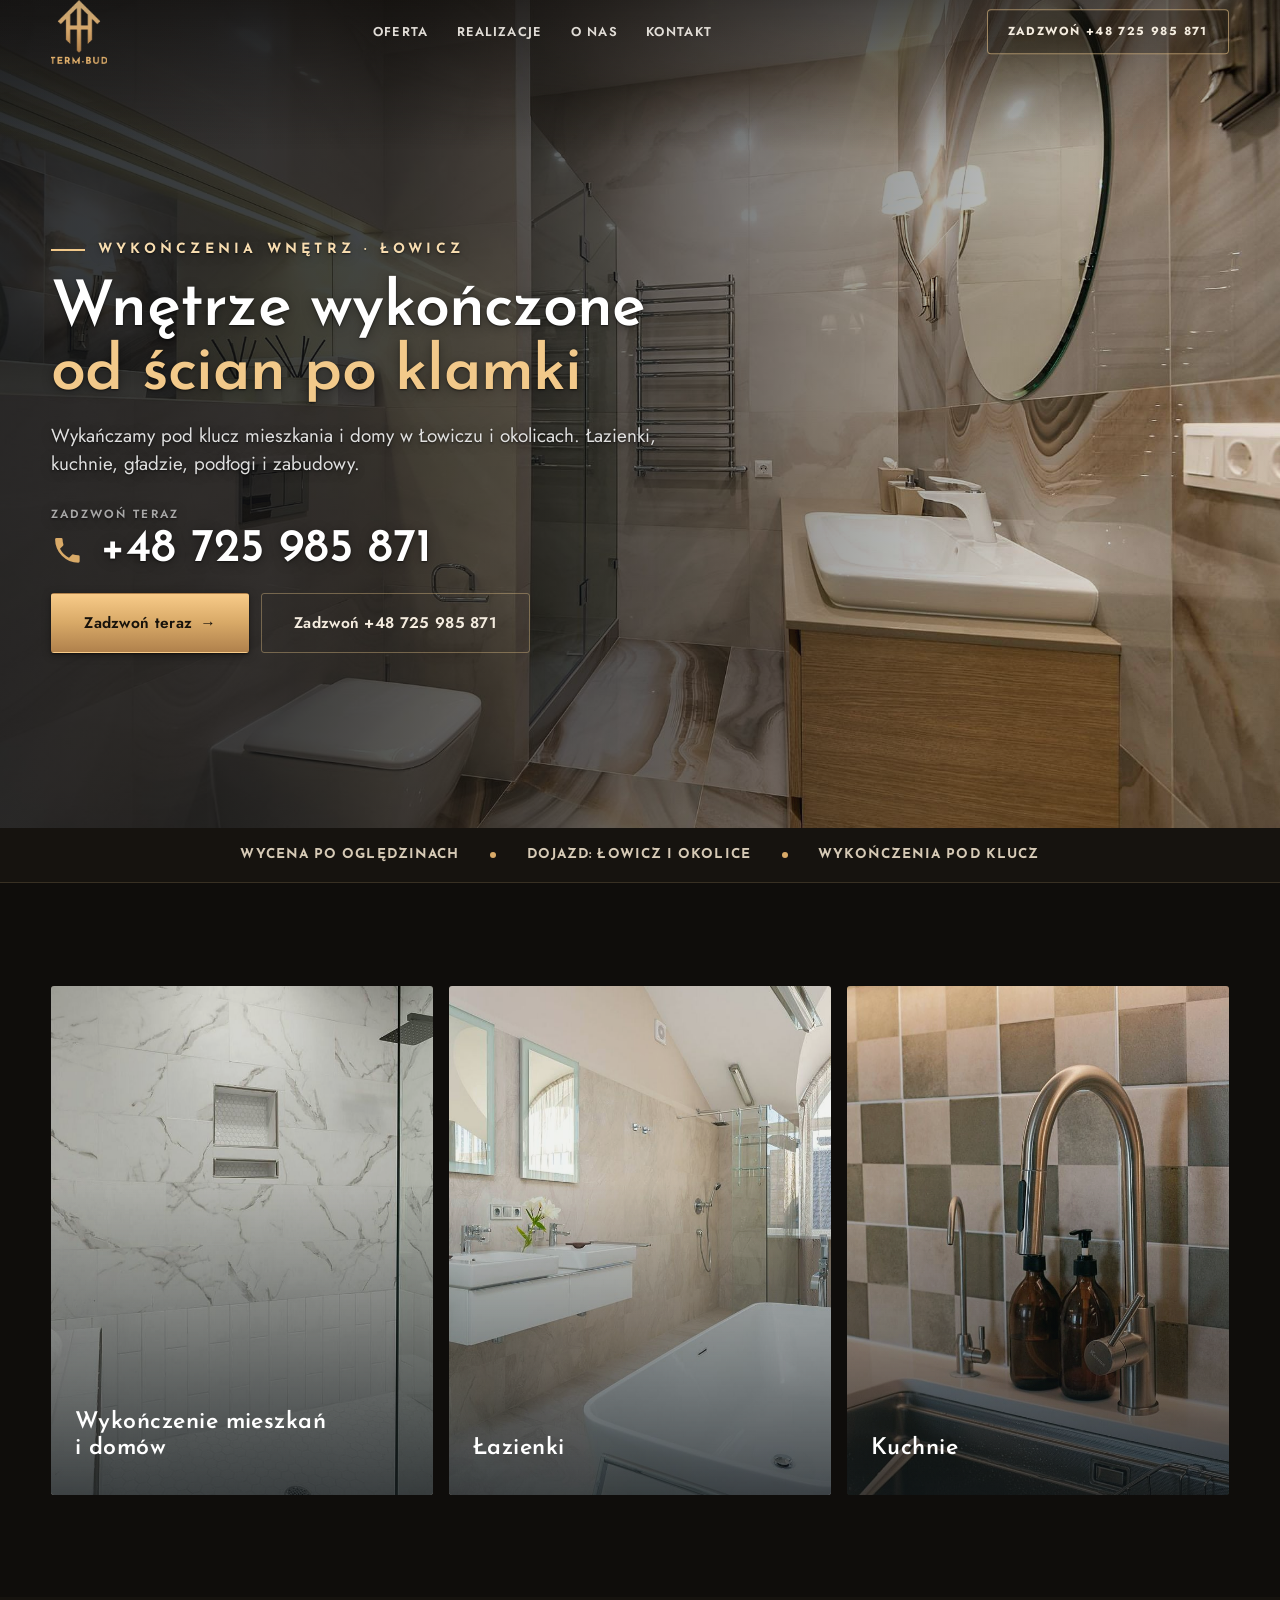
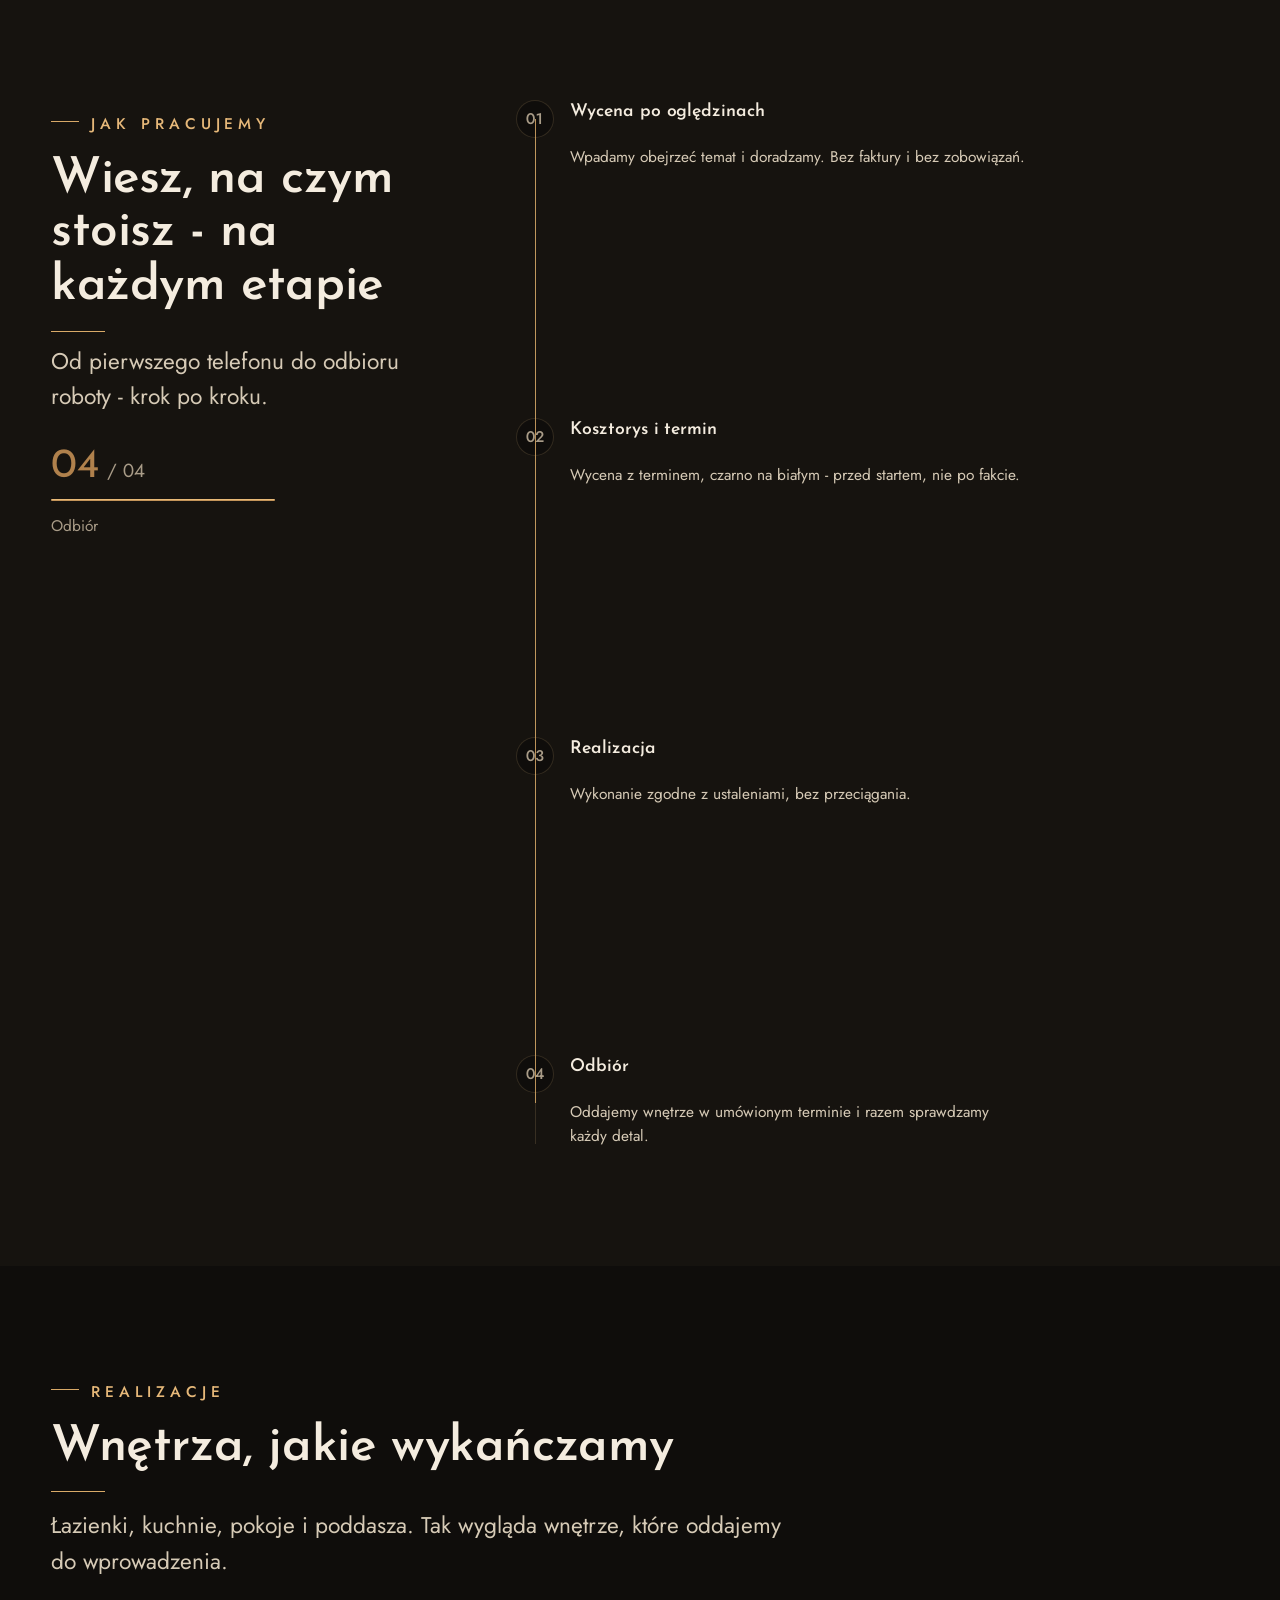
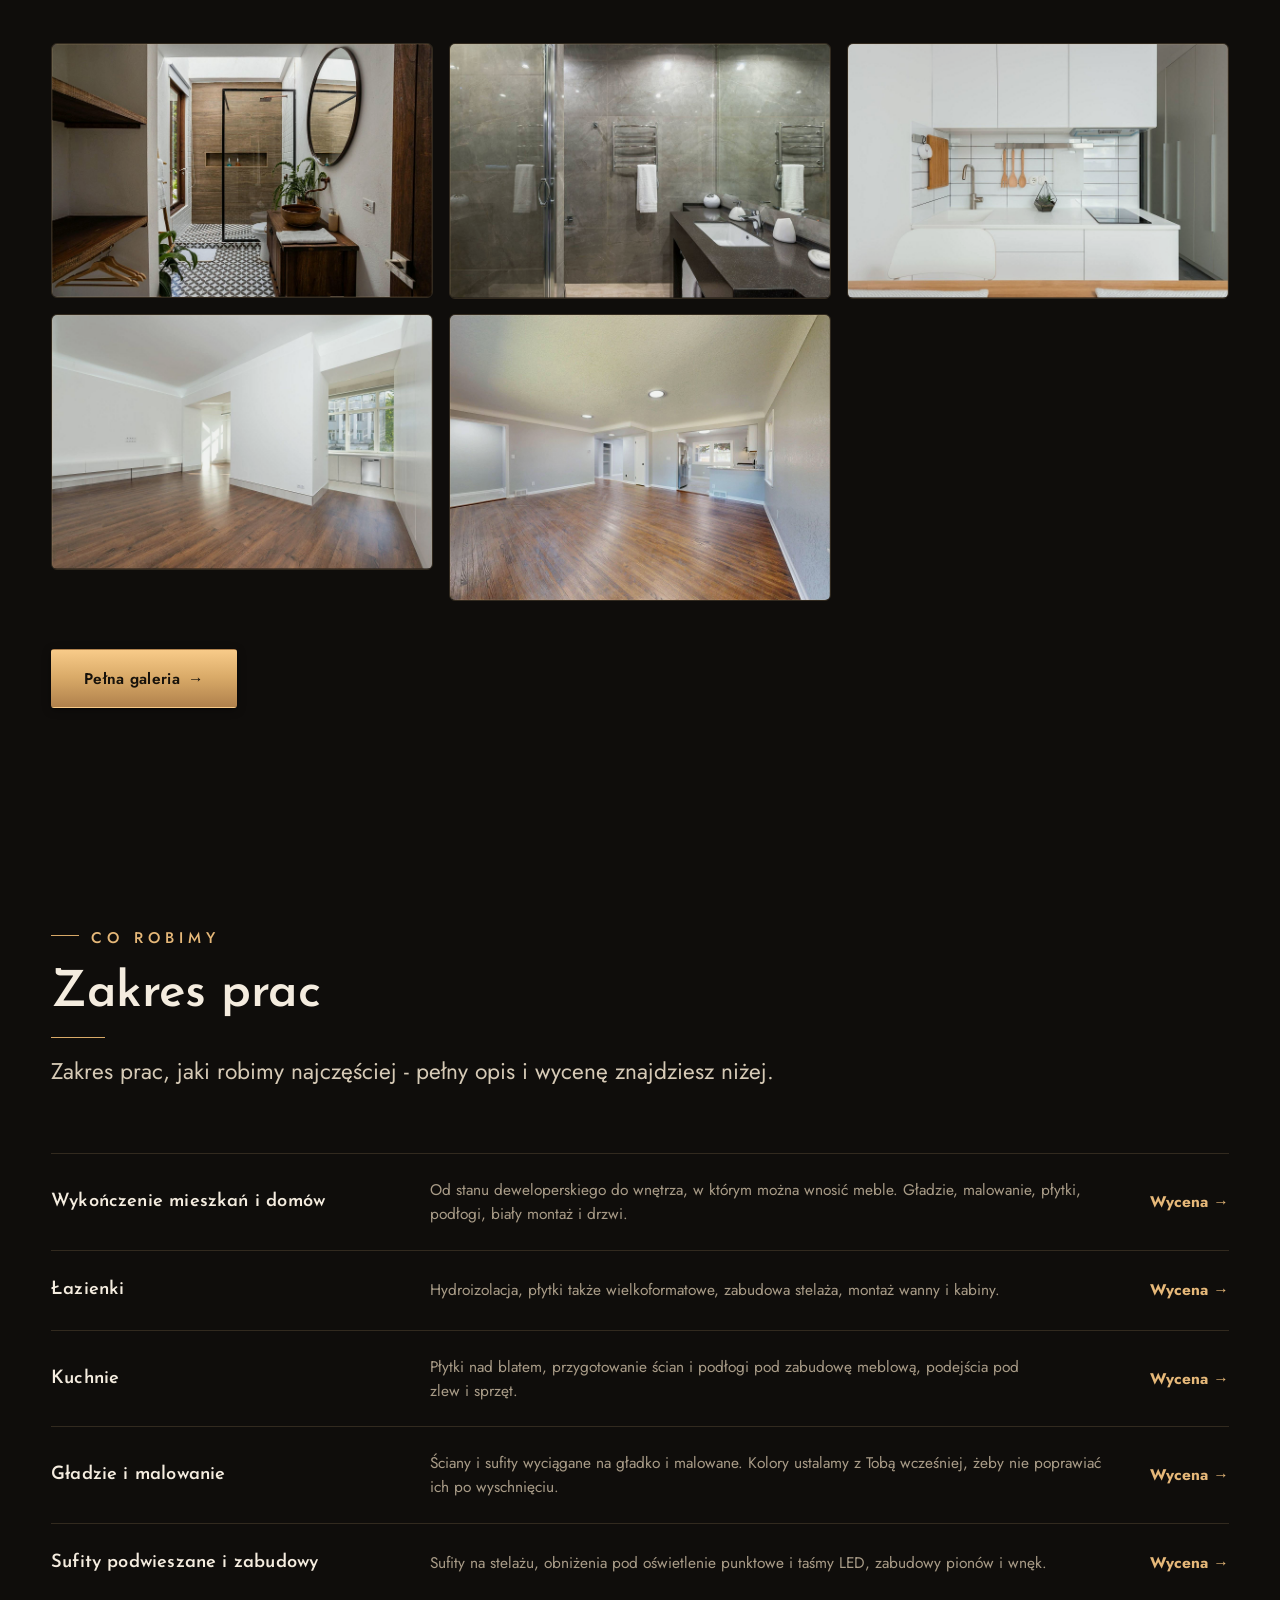
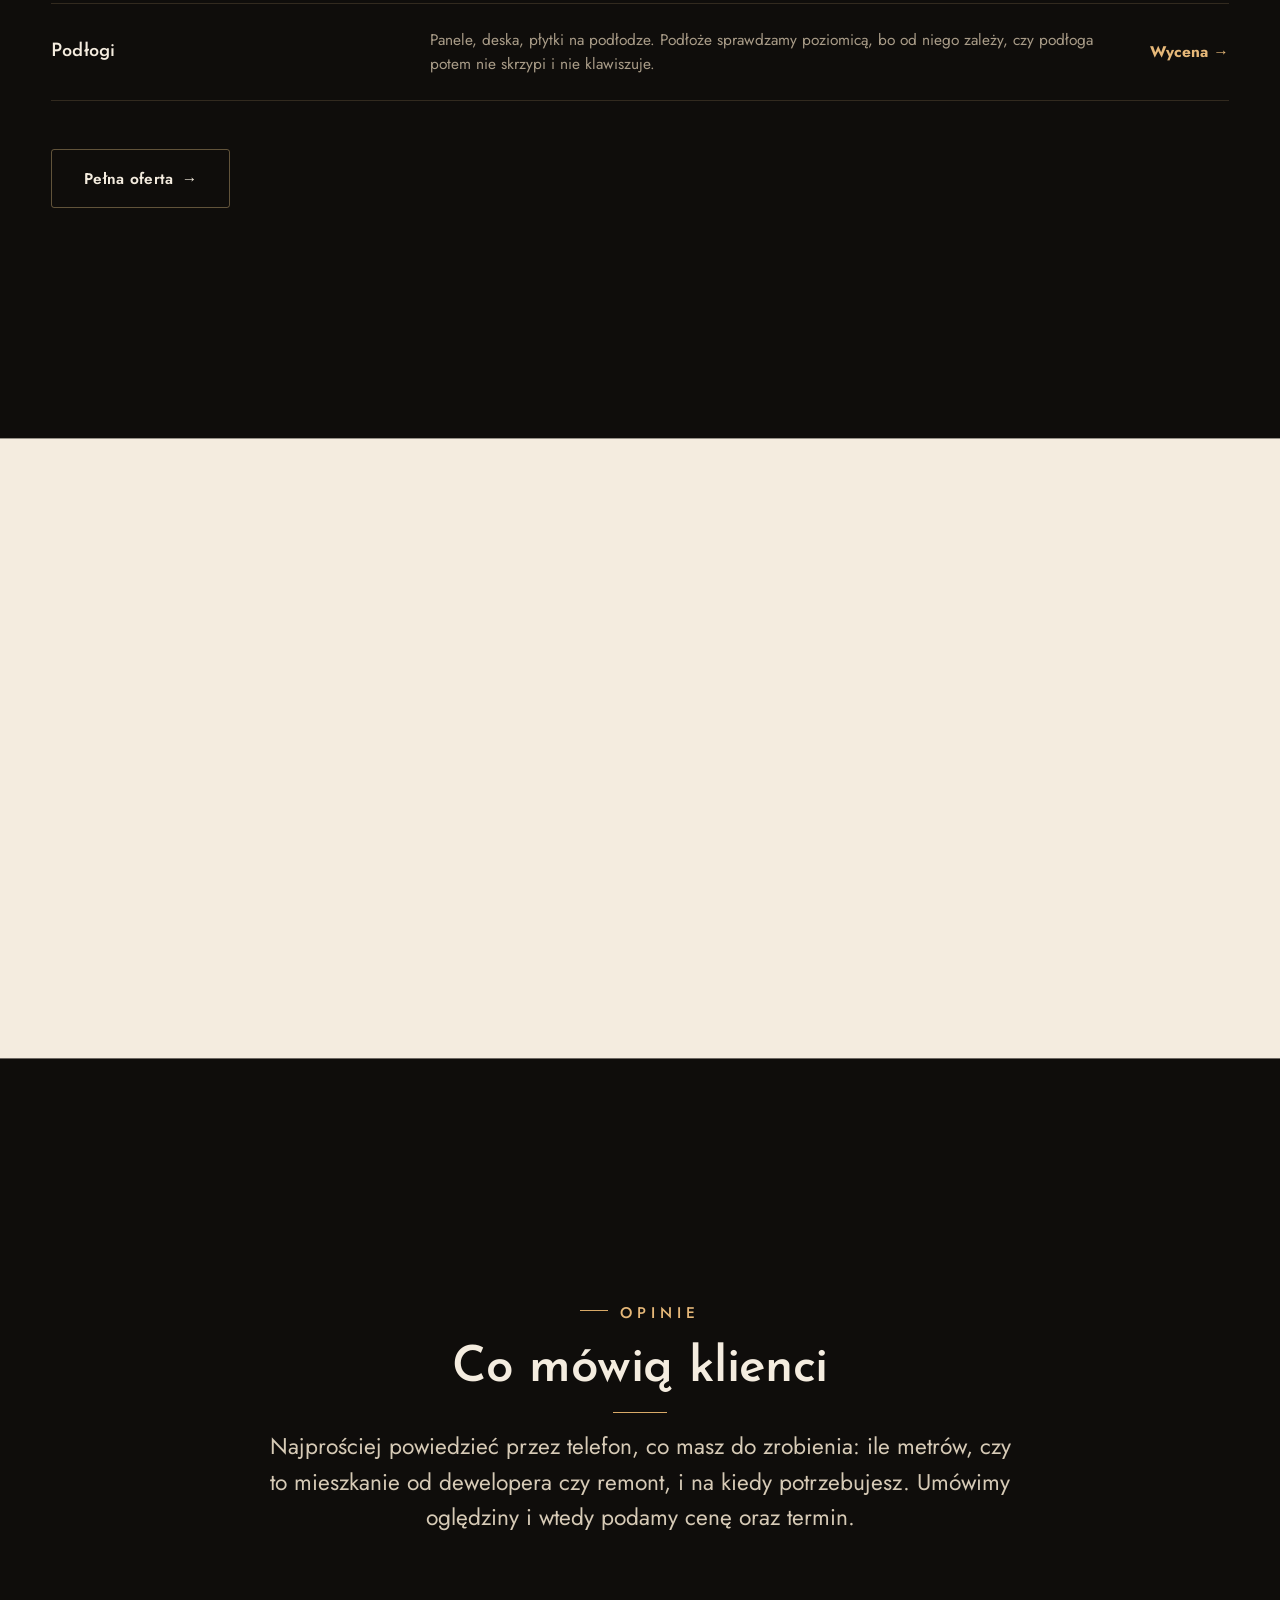
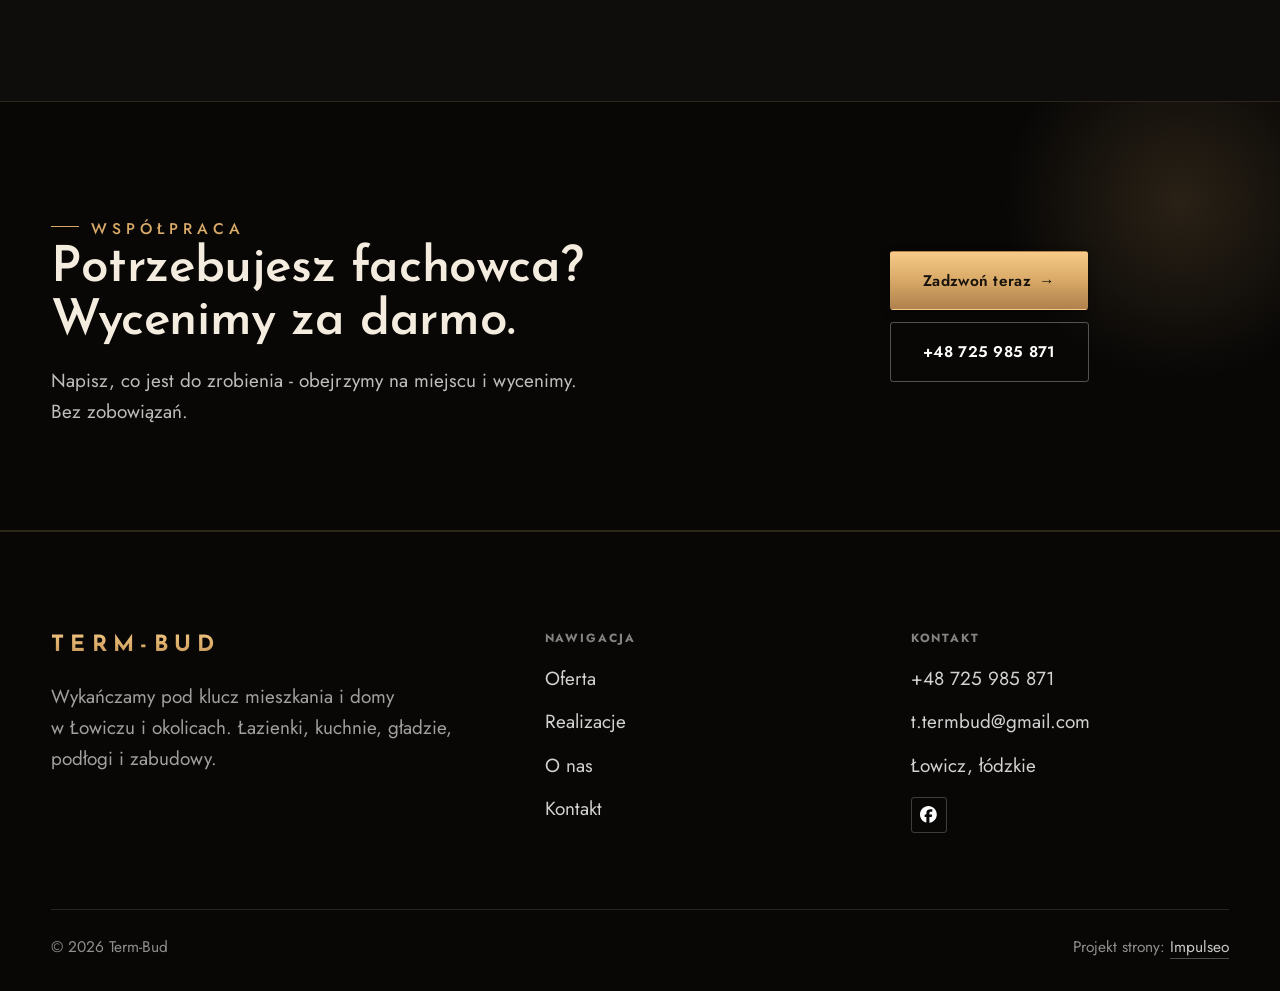
<file: index.html>
<!DOCTYPE html>
<html lang="pl">
<head>
<meta charset="UTF-8">
<meta name="theme-color" content="#0F0D0B">
<meta name="viewport" content="width=device-width, initial-scale=1.0">
<title>Term-Bud - wykończenia wnętrz · Łowicz i okolice</title>
<meta name="description" content="Term-Bud - wykończenia wnętrz pod klucz w Łowiczu i okolicach. Łazienki, kuchnie, gładzie i malowanie, podłogi, sufity podwieszane, poddasza. Zadzwoń i umów oględziny.">
<link rel="canonical" href="https://kris20032.github.io/term-bud-lowicz/">
<meta name="robots" content="noindex, nofollow">
<meta property="og:type" content="website">
<meta property="og:locale" content="pl_PL">
<meta property="og:site_name" content="Term-Bud">
<meta property="og:title" content="Term-Bud - wykończenia wnętrz · Łowicz i okolice">
<meta property="og:description" content="Term-Bud - wykończenia wnętrz pod klucz w Łowiczu i okolicach. Łazienki, kuchnie, gładzie i malowanie, podłogi, sufity podwieszane, poddasza. Zadzwoń i umów oględziny.">
<meta property="og:url" content="https://kris20032.github.io/term-bud-lowicz/">
<meta property="og:image" content="https://kris20032.github.io/term-bud-lowicz/img/og.jpg">
<meta property="og:image:width" content="1200">
<meta property="og:image:height" content="630">
<meta name="twitter:card" content="summary_large_image">
<script type="application/ld+json">{"@context": "https://schema.org", "@type": "LocalBusiness", "name": "Term-Bud", "url": "https://kris20032.github.io/term-bud-lowicz/", "telephone": "+48725985871", "image": "https://kris20032.github.io/term-bud-lowicz/img/og.jpg", "areaServed": "Łowicz", "sameAs": ["https://www.facebook.com/p/Term-Bud-%C5%81owicz-100028941773326/"]}</script>
<link rel="preconnect" href="https://fonts.googleapis.com">
<link rel="preconnect" href="https://fonts.gstatic.com" crossorigin>
<link href="https://fonts.googleapis.com/css2?family=Josefin+Sans:wght@400;500;600;700&family=Jost:wght@400;500;600&display=swap" rel="stylesheet">
<link rel="stylesheet" href="assets/styles.css?v=tb-zloto1">
<link rel="preload" as="image" href="img/logo.png" fetchpriority="high">
<script>(function(){try{var d=document.documentElement;
if(location.search.indexOf('intro')<0&&sessionStorage.getItem('tb-intro'))return;
if(window.matchMedia&&matchMedia('(prefers-reduced-motion: reduce)').matches)return;
sessionStorage.setItem('tb-intro','1');d.classList.add('tb-intro-on');
setTimeout(function(){d.classList.remove('tb-intro-on','tb-intro-gra','tb-intro-out')},3500);
}catch(e){}})();</script>
</head>
<body>
<div class="tb-intro" aria-hidden="true"><img src="img/logo.png" alt="" width="573" height="656"><i></i></div>
<script>(function(){var d=document.documentElement;if(!d.classList.contains('tb-intro-on'))return;
var c=document.querySelector('.tb-intro'),logo=c.querySelector('img'),ruszylo=false,koniec=false,start=0,MIN=820,SUFIT=1100;
function sprzataj(){d.classList.remove('tb-intro-on','tb-intro-gra','tb-intro-out');}
function odslon(){if(koniec)return;koniec=true;d.classList.add('tb-intro-out');setTimeout(sprzataj,760);}
function heroGotowe(){var im=document.querySelector('.hf-photo');return !!(im&&im.complete&&im.naturalWidth>0);}
var zaladowane=false;addEventListener('load',function(){zaladowane=true;});
function moze(){if(koniec)return;if(Date.now()-start>=MIN&&(heroGotowe()||zaladowane))odslon();else setTimeout(moze,70);}
function graj(){if(ruszylo)return;ruszylo=true;start=Date.now();
requestAnimationFrame(function(){requestAnimationFrame(function(){d.classList.add('tb-intro-gra');});});
moze();setTimeout(odslon,SUFIT);setTimeout(sprzataj,2600);}
function zacznij(){if(logo.decode)logo.decode().then(graj,graj);else graj();}
if(logo.complete&&logo.naturalWidth>0)zacznij();
else{logo.addEventListener('load',zacznij);logo.addEventListener('error',sprzataj);
setTimeout(function(){if(!ruszylo){(logo.complete&&logo.naturalWidth>0)?zacznij():sprzataj();}},1400);}
['wheel','touchstart','keydown','mousedown'].forEach(function(e){addEventListener(e,function(){if(ruszylo)odslon();else sprzataj();},{once:true,passive:true});});
})();</script>

<header class="nav">
  <div class="wrap nav-inner">
    <a class="brand brand-has-logo" href="index.html"><img class="brand-logo" src="img/logo.png" alt="Term-Bud" width="573" height="656" decoding="async"></a>
    <nav class="nav-links">
      <a href="oferta.html">Oferta</a>
      <a href="realizacje.html">Realizacje</a>
      <a href="o-nas.html">O nas</a>
      <a href="kontakt.html">Kontakt</a>
      <a href="tel:+48725985871" class="btn btn-accent">Zadzwoń +48 725 985 871</a>
    </nav>
    <button class="nav-toggle" aria-label="Menu"><span></span><span></span><span></span></button>
  </div>
</header>

<main>
<section class="hero-fach">
  <img class="hf-photo" src="img/hero.jpg" fetchpriority="high" data-rotate="img/g2.jpg|img/g3.jpg" alt="Term-Bud" width="1880" height="1255">
  <div class="hf-panel">
    <div class="hf-inner">
      <span class="hf-kicker">Wykończenia wnętrz · Łowicz</span>
      <h1 class="hf-title">Wnętrze wykończone <em>od ścian po klamki</em></h1>
      <p class="hf-lead">Wykańczamy pod klucz mieszkania i domy w Łowiczu i okolicach. Łazienki, kuchnie, gładzie, podłogi i zabudowy.</p>
      <a class="hf-phone" href="tel:+48725985871"><span class="hf-phone-lab">Zadzwoń teraz</span><span class="hf-phone-num"><svg class="ico-tel" width="16" height="16" viewBox="0 0 24 24" fill="none" aria-hidden="true"><path d="M6.6 10.8a15.5 15.5 0 0 0 6.6 6.6l2.2-2.2a1 1 0 0 1 1-.24 11.4 11.4 0 0 0 3.6.58 1 1 0 0 1 1 1V20a1 1 0 0 1-1 1A17 17 0 0 1 3 4a1 1 0 0 1 1-1h3.5a1 1 0 0 1 1 1c0 1.25.2 2.46.58 3.6a1 1 0 0 1-.25 1l-2.23 2.2Z" fill="currentColor"/></svg> +48 725 985 871</span></a>
      <div class="hf-actions">
        <a href="kontakt.html" class="btn btn-accent">Zadzwoń teraz <span class="arr">→</span></a>
        <a href="tel:+48725985871" class="btn btn-ghost hf-ghost">Zadzwoń +48 725 985 871</a>
      </div>
    </div>
  </div>
</section>
<section class="fach-promise">
  <div class="wrap">
    <ul class="fp-row reveal"><li>Wycena po oględzinach</li><li>Dojazd: Łowicz i okolice</li><li>Wykończenia pod klucz</li></ul>
  </div>
</section>
<section class="gateways-band">
  <div class="wrap">
    <div class="gateways">
      <a href="oferta.html" class="gateway reveal"><img src="img/g1.jpg" alt="Wykończenie mieszkań i domów" loading="lazy" width="1600" height="1067" decoding="async"><span class="g-ttl">Wykończenie mieszkań i domów</span></a>
      <a href="oferta.html" class="gateway reveal"><img src="img/g5.jpg" alt="Łazienki" loading="lazy" width="1600" height="1066" decoding="async"><span class="g-ttl">Łazienki</span></a>
      <a href="oferta.html" class="gateway reveal"><img src="img/g4.jpg" alt="Kuchnie" loading="lazy" width="1600" height="1082" decoding="async"><span class="g-ttl">Kuchnie</span></a>
    </div>
  </div>
</section>
<section class="proces proces-os fachowcy">
  <div class="wrap proc-grid">
    <div class="proc-side">
      <div class="head reveal">
        <span class="eyebrow">Jak pracujemy</span>
        <h2>Wiesz, na czym stoisz - na każdym etapie</h2>
        <p>Od pierwszego telefonu do odbioru roboty - krok po kroku.</p>
      </div>
      <div class="proc-count" aria-hidden="true"><span class="pc-cur">01</span><span class="pc-all">/ 04</span></div>
      <div class="proc-bar" aria-hidden="true"><i></i></div>
      <p class="proc-now" aria-hidden="true">Wycena po oględzinach</p>
    </div>
    <ol class="proces-line">
      <li class="reveal"><span class="pno">01</span><h3>Wycena po oględzinach</h3><p>Wpadamy obejrzeć temat i doradzamy. Bez faktury i bez zobowiązań.</p></li>
      <li class="reveal"><span class="pno">02</span><h3>Kosztorys i termin</h3><p>Wycena z terminem, czarno na białym - przed startem, nie po fakcie.</p></li>
      <li class="reveal"><span class="pno">03</span><h3>Realizacja</h3><p>Wykonanie zgodne z ustaleniami, bez przeciągania.</p></li>
      <li class="reveal"><span class="pno">04</span><h3>Odbiór</h3><p>Oddajemy wnętrze w umówionym terminie i&nbsp;razem sprawdzamy każdy detal.</p></li>
    </ol>
  </div>
</section>
<section>
  <div class="wrap">
    <div class="head reveal">
      <span class="eyebrow">Realizacje</span>
      <h2>Wnętrza, jakie wykańczamy</h2>
      <p>Łazienki, kuchnie, pokoje i poddasza. Tak wygląda wnętrze, które oddajemy do wprowadzenia.</p>
    </div>
    <div class="gallery-masonry">
      <figure class="m-tile reveal"><img src="img/g6.jpg" alt="Term-Bud" loading="lazy" width="1600" height="1066" decoding="async"></figure>
      <figure class="m-tile reveal"><img src="img/g7.jpg" alt="Term-Bud" loading="lazy" width="1600" height="1068" decoding="async"></figure>
      <figure class="m-tile reveal"><img src="img/g8.jpg" alt="Term-Bud" loading="lazy" width="1600" height="1068" decoding="async"></figure>
      <figure class="m-tile reveal"><img src="img/g9.jpg" alt="Term-Bud" loading="lazy" width="1600" height="1200" decoding="async"></figure>
      <figure class="m-tile reveal"><img src="img/g10.jpg" alt="Term-Bud" loading="lazy" width="1600" height="1068" decoding="async"></figure>
    </div>
    <div style="margin-top:var(--space-7)" class="reveal"><a href="realizacje.html" class="btn btn-accent">Pełna galeria <span class="arr">→</span></a></div>
  </div>
</section>
<section class="fach-uslugi">
  <div class="wrap">
    <div class="head reveal">
      <span class="eyebrow">Co robimy</span>
      <h2>Zakres prac</h2>
      <p>Zakres prac, jaki robimy najczęściej - pełny opis i wycenę znajdziesz niżej.</p>
    </div>
    <ul class="fu-list">
      <li class="fu-row reveal"><div class="fu-name">Wykończenie mieszkań i domów</div><div class="fu-desc">Od stanu deweloperskiego do wnętrza, w którym można wnosić meble. Gładzie, malowanie, płytki, podłogi, biały montaż i drzwi.</div><a class="fu-cta" href="kontakt.html">Wycena <span class="arr">→</span></a></li>
      <li class="fu-row reveal"><div class="fu-name">Łazienki</div><div class="fu-desc">Hydroizolacja, płytki także wielkoformatowe, zabudowa stelaża, montaż wanny i kabiny.</div><a class="fu-cta" href="kontakt.html">Wycena <span class="arr">→</span></a></li>
      <li class="fu-row reveal"><div class="fu-name">Kuchnie</div><div class="fu-desc">Płytki nad blatem, przygotowanie ścian i podłogi pod zabudowę meblową, podejścia pod zlew i sprzęt.</div><a class="fu-cta" href="kontakt.html">Wycena <span class="arr">→</span></a></li>
      <li class="fu-row reveal"><div class="fu-name">Gładzie i malowanie</div><div class="fu-desc">Ściany i sufity wyciągane na gładko i malowane. Kolory ustalamy z Tobą wcześniej, żeby nie poprawiać ich po wyschnięciu.</div><a class="fu-cta" href="kontakt.html">Wycena <span class="arr">→</span></a></li>
      <li class="fu-row reveal"><div class="fu-name">Sufity podwieszane i zabudowy</div><div class="fu-desc">Sufity na stelażu, obniżenia pod oświetlenie punktowe i taśmy LED, zabudowy pionów i wnęk.</div><a class="fu-cta" href="kontakt.html">Wycena <span class="arr">→</span></a></li>
      <li class="fu-row reveal"><div class="fu-name">Podłogi</div><div class="fu-desc">Panele, deska, płytki na podłodze. Podłoże sprawdzamy poziomicą, bo od niego zależy, czy podłoga potem nie skrzypi i nie klawiszuje.</div><a class="fu-cta" href="kontakt.html">Wycena <span class="arr">→</span></a></li>
    </ul>
    <div style="margin-top:var(--space-7)" class="reveal"><a href="oferta.html" class="btn btn-ghost">Pełna oferta <span class="arr">→</span></a></div>
  </div>
</section>
<section class="stopklatka" aria-hidden="true">
  <div class="stk-bg" style="background-image:url(img/g12.jpg)"></div>
</section>
<section class="opinie op-fallback">
  <div class="wrap">
    <div class="head center reveal">
      <span class="eyebrow">Opinie</span>
      <h2>Co mówią klienci</h2>
      <p>Najprościej powiedzieć przez telefon, co masz do zrobienia: ile metrów, czy to mieszkanie od dewelopera czy remont, i na kiedy potrzebujesz. Umówimy oględziny i wtedy podamy cenę oraz termin.</p>
    </div>
  </div>
</section>
<section class="cta">
  <div class="wrap">
    <div class="reveal">
      <span class="eyebrow">Współpraca</span>
      <h2>Potrzebujesz fachowca? Wycenimy za darmo.</h2>
      <p>Napisz, co jest do zrobienia - obejrzymy na miejscu i wycenimy. Bez zobowiązań.</p>
    </div>
    <div class="cta-actions reveal">
      <a href="kontakt.html" class="btn btn-light">Zadzwoń teraz <span class="arr">→</span></a>
      <a href="tel:+48725985871" class="btn btn-ghost btn-ghost-cta">+48 725 985 871</a>
    </div>
  </div>
</section>
</main>

<footer>
  <div class="wrap">
    <div class="foot-grid">
      <div class="foot-brand">
        <div class="name">Term-Bud</div>
        <p>Wykańczamy pod klucz mieszkania i domy w Łowiczu i okolicach. Łazienki, kuchnie, gładzie, podłogi i zabudowy.</p>
      </div>
      <div class="foot-col">
        <h4>Nawigacja</h4>
        <a href="oferta.html">Oferta</a>
        <a href="realizacje.html">Realizacje</a>
        <a href="o-nas.html">O nas</a>
        <a href="kontakt.html">Kontakt</a>
      </div>
      <div class="foot-col">
        <h4>Kontakt</h4>
        <a href="tel:+48725985871">+48 725 985 871</a>
        <a href="mailto:t.termbud@gmail.com">t.termbud@gmail.com</a>
        <p>Łowicz, łódzkie</p>
      <div class="foot-soc">
        <a class="soc" href="https://www.facebook.com/p/Term-Bud-%C5%81owicz-100028941773326/" target="_blank" rel="noopener" aria-label="Facebook - Term-Bud"><svg viewBox="0 0 24 24" aria-hidden="true" focusable="false"><path d="M9.101 23.691v-7.98H6.627v-3.667h2.474v-1.58c0-4.085 1.848-5.978 5.858-5.978.401 0 .955.042 1.468.103a8.68 8.68 0 0 1 1.141.195v3.325a8.623 8.623 0 0 0-.653-.036 26.805 26.805 0 0 0-.733-.009c-.707 0-1.259.096-1.675.309a1.686 1.686 0 0 0-.679.622c-.258.42-.374.995-.374 1.752v1.297h3.919l-.386 2.103-.287 1.564h-3.246v8.245C19.396 23.238 24 18.179 24 12.044c0-6.627-5.373-12-12-12s-12 5.373-12 12c0 5.628 3.874 10.35 9.101 11.647Z" fill="currentColor"/></svg></a>
      </div>
      </div>
    </div>
    <div class="foot-bot">
      <span>© 2026 Term-Bud</span>
      <span>Projekt strony: <a class="foot-credit" href="https://impulseo.pl" target="_blank" rel="noopener">Impulseo</a></span>
    </div>
  </div>
</footer>
<div class="sticky-call"><a class="sc-call" href="tel:+48725985871"><svg class="ico-tel" width="16" height="16" viewBox="0 0 24 24" fill="none" aria-hidden="true"><path d="M6.6 10.8a15.5 15.5 0 0 0 6.6 6.6l2.2-2.2a1 1 0 0 1 1-.24 11.4 11.4 0 0 0 3.6.58 1 1 0 0 1 1 1V20a1 1 0 0 1-1 1A17 17 0 0 1 3 4a1 1 0 0 1 1-1h3.5a1 1 0 0 1 1 1c0 1.25.2 2.46.58 3.6a1 1 0 0 1-.25 1l-2.23 2.2Z" fill="currentColor"/></svg> Zadzwoń</a><a class="sc-quote" href="kontakt.html">Zadzwoń teraz</a></div>
<div class="demo-wazne" data-do="2026-09-24" data-cykl="3" hidden><svg class="dw-ico" width="13" height="13" viewBox="0 0 24 24" fill="none" aria-hidden="true"><circle cx="12" cy="12" r="8.6" stroke="currentColor" stroke-width="1.8"/><path d="M12 7.2V12l3.3 2" stroke="currentColor" stroke-width="1.8" stroke-linecap="round"/></svg><span class="dw-txt"></span></div>

<script src="assets/main.js"></script>
</body>
</html>
</file>
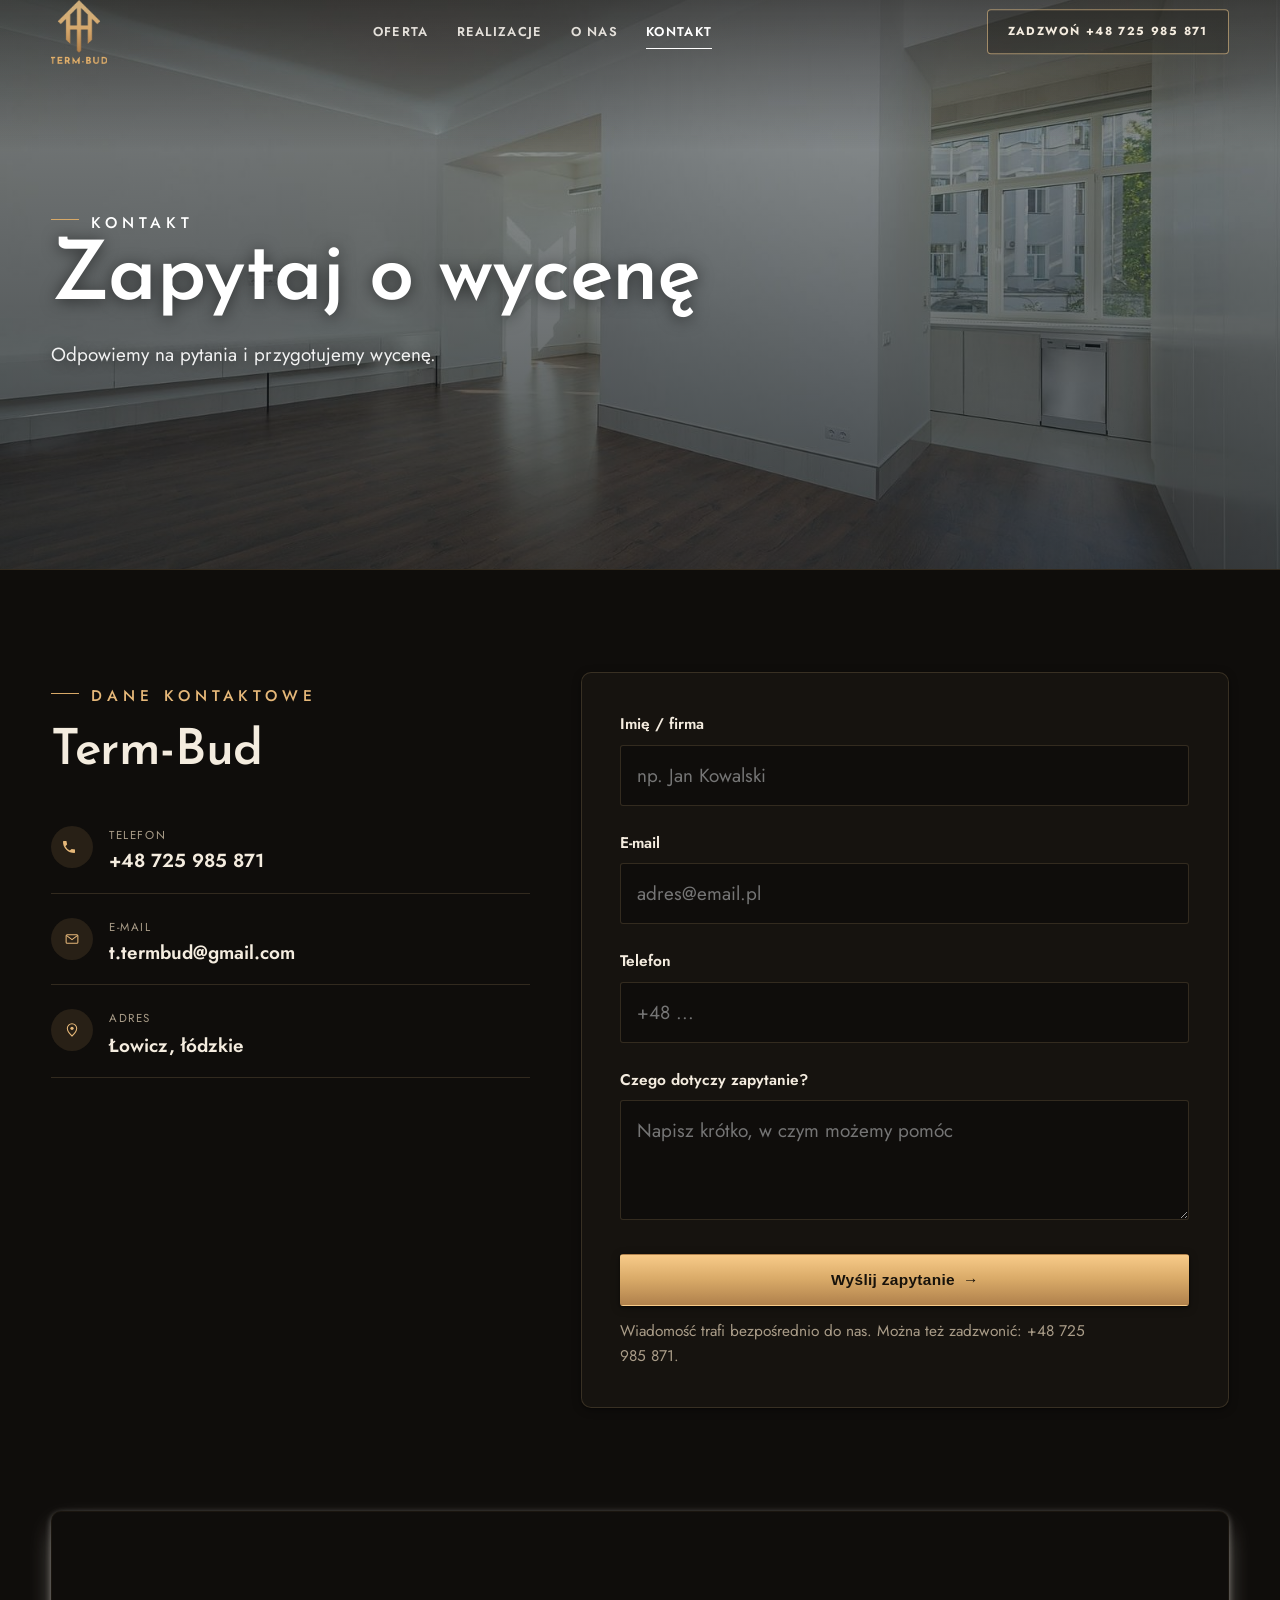
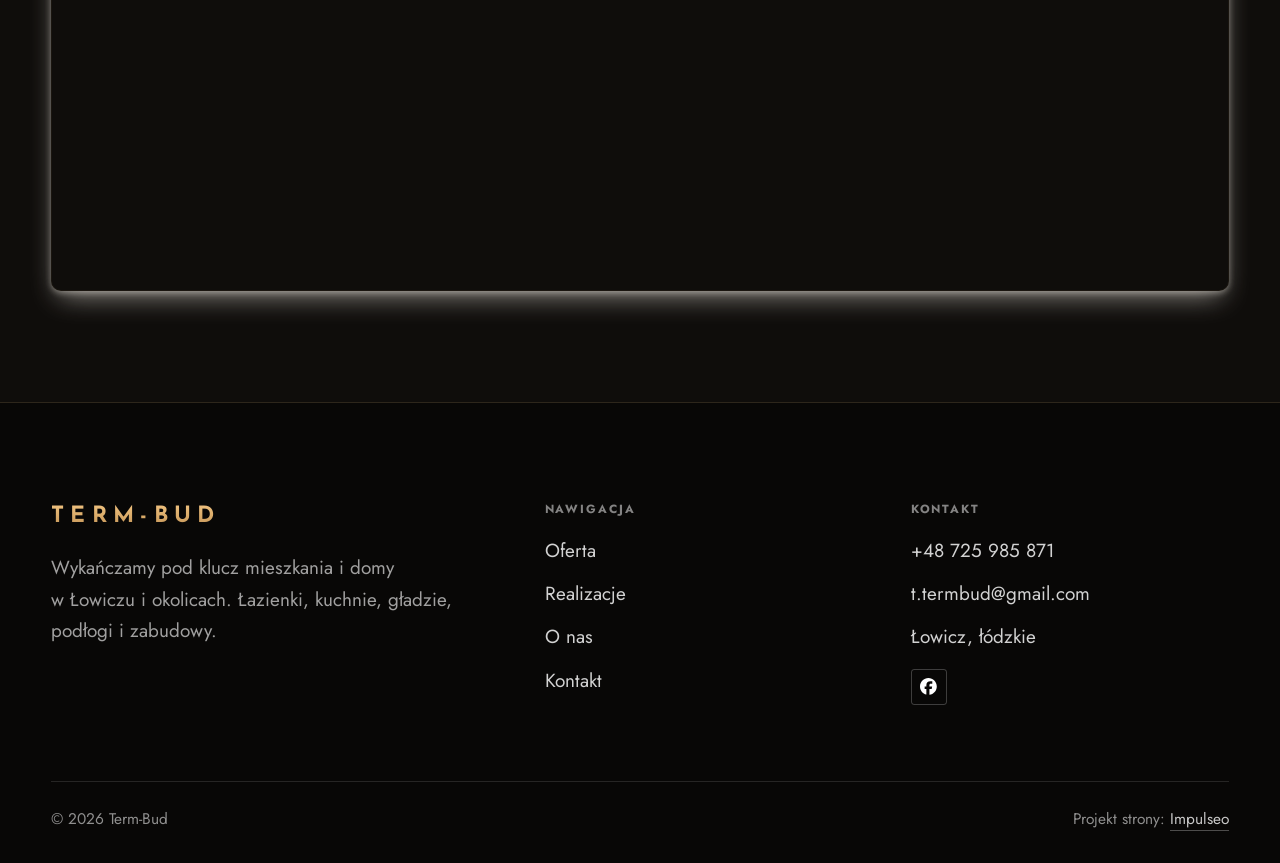
<file: kontakt.html>
<!DOCTYPE html>
<html lang="pl">
<head>
<meta charset="UTF-8">
<meta name="theme-color" content="#0F0D0B">
<meta name="viewport" content="width=device-width, initial-scale=1.0">
<title>Kontakt - Term-Bud</title>
<meta name="description" content="Kontakt Term-Bud - Łowicz, łódzkie">
<link rel="canonical" href="https://kris20032.github.io/term-bud-lowicz/kontakt.html">
<meta name="robots" content="noindex, nofollow">
<meta property="og:type" content="website">
<meta property="og:locale" content="pl_PL">
<meta property="og:site_name" content="Term-Bud">
<meta property="og:title" content="Kontakt - Term-Bud">
<meta property="og:description" content="Kontakt Term-Bud - Łowicz, łódzkie">
<meta property="og:url" content="https://kris20032.github.io/term-bud-lowicz/kontakt.html">
<meta property="og:image" content="https://kris20032.github.io/term-bud-lowicz/img/og.jpg">
<meta property="og:image:width" content="1200">
<meta property="og:image:height" content="630">
<meta name="twitter:card" content="summary_large_image">
<link rel="preconnect" href="https://fonts.googleapis.com">
<link rel="preconnect" href="https://fonts.gstatic.com" crossorigin>
<link href="https://fonts.googleapis.com/css2?family=Josefin+Sans:wght@400;500;600;700&family=Jost:wght@400;500;600&display=swap" rel="stylesheet">
<link rel="stylesheet" href="assets/styles.css?v=tb-zloto1">
</head>
<body>

<header class="nav">
  <div class="wrap nav-inner">
    <a class="brand brand-has-logo" href="index.html"><img class="brand-logo" src="img/logo.png" alt="Term-Bud" width="573" height="656" decoding="async"></a>
    <nav class="nav-links">
      <a href="oferta.html">Oferta</a>
      <a href="realizacje.html">Realizacje</a>
      <a href="o-nas.html">O nas</a>
      <a href="kontakt.html" class="active" aria-current="page">Kontakt</a>
      <a href="tel:+48725985871" class="btn btn-accent">Zadzwoń +48 725 985 871</a>
    </nav>
    <button class="nav-toggle" aria-label="Menu"><span></span><span></span><span></span></button>
  </div>
</header>

<main>
<section class="pagehead">
  <img src="img/g7.jpg" alt="Term-Bud - Zapytaj o wycenę" width="1600" height="1068" decoding="async">
  <div class="wrap">
    <span class="eyebrow">Kontakt</span>
    <h1>Zapytaj o wycenę</h1>
    <p>Odpowiemy na pytania i przygotujemy wycenę.</p>
  </div>
</section>
<section>
  <div class="wrap contact-grid">
    <div class="reveal">
      <span class="eyebrow">Dane kontaktowe</span>
      <h2 style="margin:var(--space-4) 0 var(--space-6)">Term-Bud</h2>
      <div class="info-list">
        <div class="info-row"><div class="ic"><svg class="ico-tel" width="16" height="16" viewBox="0 0 24 24" fill="none" aria-hidden="true"><path d="M6.6 10.8a15.5 15.5 0 0 0 6.6 6.6l2.2-2.2a1 1 0 0 1 1-.24 11.4 11.4 0 0 0 3.6.58 1 1 0 0 1 1 1V20a1 1 0 0 1-1 1A17 17 0 0 1 3 4a1 1 0 0 1 1-1h3.5a1 1 0 0 1 1 1c0 1.25.2 2.46.58 3.6a1 1 0 0 1-.25 1l-2.23 2.2Z" fill="currentColor"/></svg></div><div><div class="lbl">Telefon</div><a class="val" href="tel:+48725985871">+48 725 985 871</a></div></div>
        <div class="info-row"><div class="ic"><svg class="ico-mail" width="16" height="16" viewBox="0 0 24 24" fill="none" aria-hidden="true"><rect x="3.2" y="5.5" width="17.6" height="13" rx="1.6" stroke="currentColor" stroke-width="1.6"/><path d="M4 7l8 6 8-6" stroke="currentColor" stroke-width="1.6" stroke-linecap="round" stroke-linejoin="round"/></svg></div><div><div class="lbl">E-mail</div><a class="val" href="mailto:t.termbud@gmail.com">t.termbud@gmail.com</a></div></div>
        <div class="info-row"><div class="ic"><svg class="ico-pin" width="16" height="16" viewBox="0 0 24 24" fill="none" aria-hidden="true"><path d="M12 21s7-6.1 7-11.5A7 7 0 0 0 5 9.5C5 14.9 12 21 12 21Z" stroke="currentColor" stroke-width="1.6" fill="none"/><circle cx="12" cy="9.5" r="2.4" fill="currentColor"/></svg></div><div><div class="lbl">Adres</div><div class="val">Łowicz, łódzkie</div></div></div>
      </div>
    </div>
    <div class="reveal">
      <form class="form" action="https://formsubmit.co/t.termbud@gmail.com" method="POST">
        <input type="hidden" name="_subject" value="Zapytanie ze strony Term-Bud">
        <input type="hidden" name="_captcha" value="false">
        <input type="hidden" name="_template" value="table">
        <div class="fld"><label for="name">Imię / firma</label><input id="name" name="name" type="text" placeholder="np. Jan Kowalski" required></div>
        <div class="fld"><label for="email">E-mail</label><input id="email" name="email" type="email" placeholder="adres@email.pl" required></div>
        <div class="fld"><label for="phone">Telefon</label><input id="phone" name="phone" type="tel" placeholder="+48 ..."></div>
        <div class="fld"><label for="msg">Czego dotyczy zapytanie?</label><textarea id="msg" name="message" placeholder="Napisz krótko, w czym możemy pomóc" required></textarea></div>
        <button type="submit" class="btn btn-accent" style="width:100%;justify-content:center">Wyślij zapytanie <span class="arr">→</span></button>
        <p class="note">Wiadomość trafi bezpośrednio do nas. Można też zadzwonić: +48 725 985 871.</p>
      </form>
    </div>
  </div>
</section>
<section style="padding-top:0">
  <div class="wrap reveal">
    <iframe class="map" title="Term-Bud - Łowicz" src="https://maps.google.com/maps?q=Term-Bud%20%C5%81owicz&z=15&output=embed" loading="lazy" referrerpolicy="no-referrer-when-downgrade"></iframe>
  </div>
</section>
</main>

<footer>
  <div class="wrap">
    <div class="foot-grid">
      <div class="foot-brand">
        <div class="name">Term-Bud</div>
        <p>Wykańczamy pod klucz mieszkania i domy w Łowiczu i okolicach. Łazienki, kuchnie, gładzie, podłogi i zabudowy.</p>
      </div>
      <div class="foot-col">
        <h4>Nawigacja</h4>
        <a href="oferta.html">Oferta</a>
        <a href="realizacje.html">Realizacje</a>
        <a href="o-nas.html">O nas</a>
        <a href="kontakt.html">Kontakt</a>
      </div>
      <div class="foot-col">
        <h4>Kontakt</h4>
        <a href="tel:+48725985871">+48 725 985 871</a>
        <a href="mailto:t.termbud@gmail.com">t.termbud@gmail.com</a>
        <p>Łowicz, łódzkie</p>
      <div class="foot-soc">
        <a class="soc" href="https://www.facebook.com/p/Term-Bud-%C5%81owicz-100028941773326/" target="_blank" rel="noopener" aria-label="Facebook - Term-Bud"><svg viewBox="0 0 24 24" aria-hidden="true" focusable="false"><path d="M9.101 23.691v-7.98H6.627v-3.667h2.474v-1.58c0-4.085 1.848-5.978 5.858-5.978.401 0 .955.042 1.468.103a8.68 8.68 0 0 1 1.141.195v3.325a8.623 8.623 0 0 0-.653-.036 26.805 26.805 0 0 0-.733-.009c-.707 0-1.259.096-1.675.309a1.686 1.686 0 0 0-.679.622c-.258.42-.374.995-.374 1.752v1.297h3.919l-.386 2.103-.287 1.564h-3.246v8.245C19.396 23.238 24 18.179 24 12.044c0-6.627-5.373-12-12-12s-12 5.373-12 12c0 5.628 3.874 10.35 9.101 11.647Z" fill="currentColor"/></svg></a>
      </div>
      </div>
    </div>
    <div class="foot-bot">
      <span>© 2026 Term-Bud</span>
      <span>Projekt strony: <a class="foot-credit" href="https://impulseo.pl" target="_blank" rel="noopener">Impulseo</a></span>
    </div>
  </div>
</footer>
<div class="sticky-call"><a class="sc-call" href="tel:+48725985871"><svg class="ico-tel" width="16" height="16" viewBox="0 0 24 24" fill="none" aria-hidden="true"><path d="M6.6 10.8a15.5 15.5 0 0 0 6.6 6.6l2.2-2.2a1 1 0 0 1 1-.24 11.4 11.4 0 0 0 3.6.58 1 1 0 0 1 1 1V20a1 1 0 0 1-1 1A17 17 0 0 1 3 4a1 1 0 0 1 1-1h3.5a1 1 0 0 1 1 1c0 1.25.2 2.46.58 3.6a1 1 0 0 1-.25 1l-2.23 2.2Z" fill="currentColor"/></svg> Zadzwoń</a><a class="sc-quote" href="kontakt.html">Zadzwoń teraz</a></div>
<div class="demo-wazne" data-do="2026-09-24" data-cykl="3" hidden><svg class="dw-ico" width="13" height="13" viewBox="0 0 24 24" fill="none" aria-hidden="true"><circle cx="12" cy="12" r="8.6" stroke="currentColor" stroke-width="1.8"/><path d="M12 7.2V12l3.3 2" stroke="currentColor" stroke-width="1.8" stroke-linecap="round"/></svg><span class="dw-txt"></span></div>

<script src="assets/main.js"></script>
</body>
</html>
</file>
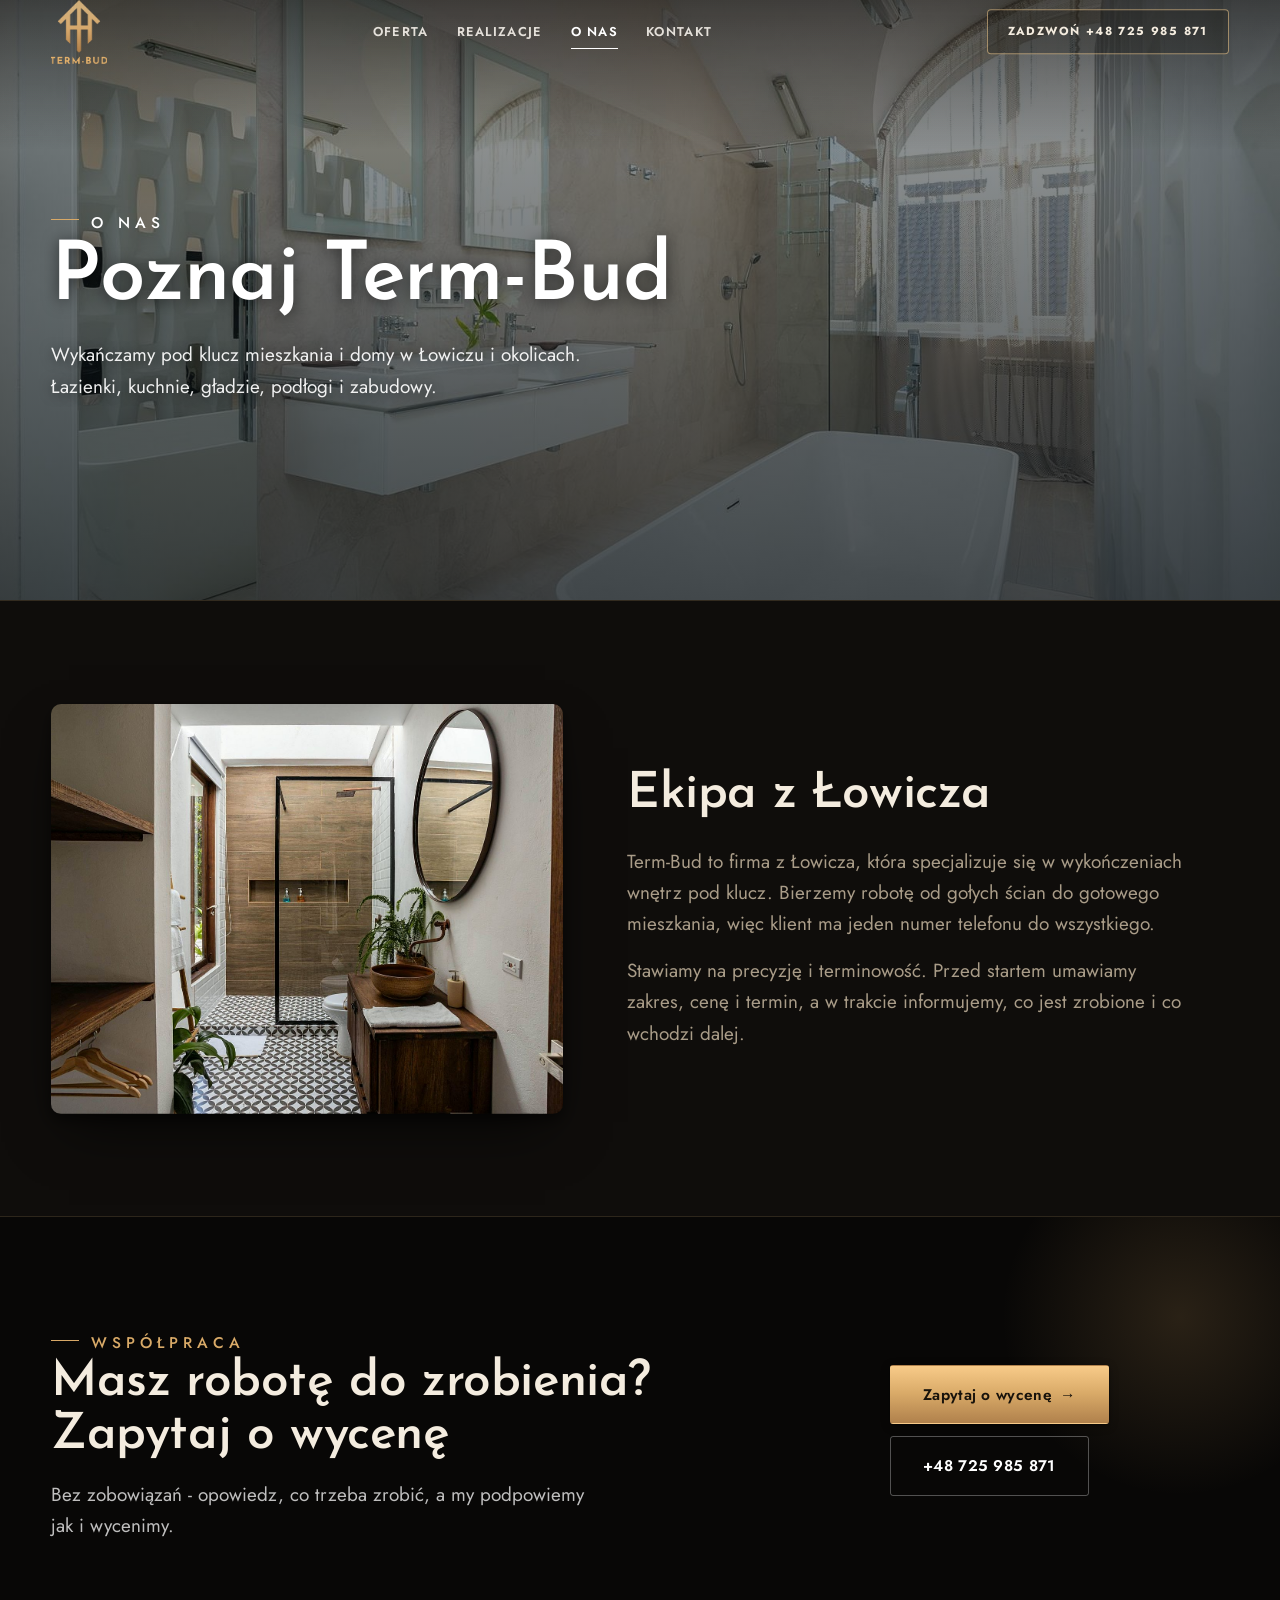
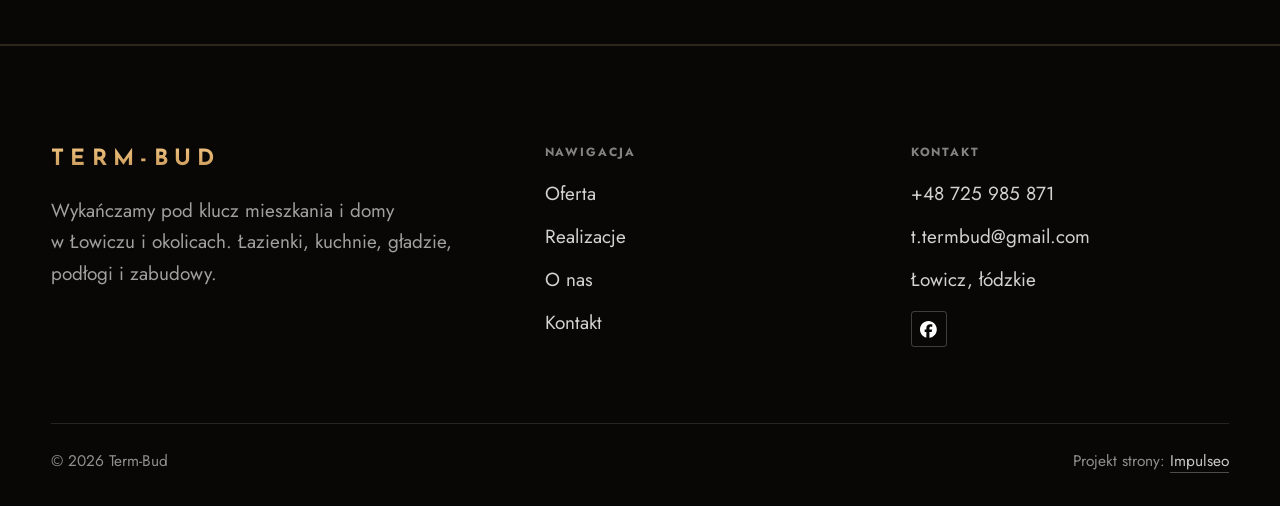
<file: o-nas.html>
<!DOCTYPE html>
<html lang="pl">
<head>
<meta charset="UTF-8">
<meta name="theme-color" content="#0F0D0B">
<meta name="viewport" content="width=device-width, initial-scale=1.0">
<title>O nas - Term-Bud</title>
<meta name="description" content="Term-Bud - wykończenia wnętrz pod klucz w Łowiczu i okolicach. Łazienki, kuchnie, gładzie i malowanie, podłogi, sufity podwieszane, poddasza. Zadzwoń i umów oględziny.">
<link rel="canonical" href="https://kris20032.github.io/term-bud-lowicz/o-nas.html">
<meta name="robots" content="noindex, nofollow">
<meta property="og:type" content="website">
<meta property="og:locale" content="pl_PL">
<meta property="og:site_name" content="Term-Bud">
<meta property="og:title" content="O nas - Term-Bud">
<meta property="og:description" content="Term-Bud - wykończenia wnętrz pod klucz w Łowiczu i okolicach. Łazienki, kuchnie, gładzie i malowanie, podłogi, sufity podwieszane, poddasza. Zadzwoń i umów oględziny.">
<meta property="og:url" content="https://kris20032.github.io/term-bud-lowicz/o-nas.html">
<meta property="og:image" content="https://kris20032.github.io/term-bud-lowicz/img/og.jpg">
<meta property="og:image:width" content="1200">
<meta property="og:image:height" content="630">
<meta name="twitter:card" content="summary_large_image">
<link rel="preconnect" href="https://fonts.googleapis.com">
<link rel="preconnect" href="https://fonts.gstatic.com" crossorigin>
<link href="https://fonts.googleapis.com/css2?family=Josefin+Sans:wght@400;500;600;700&family=Jost:wght@400;500;600&display=swap" rel="stylesheet">
<link rel="stylesheet" href="assets/styles.css?v=tb-zloto1">
</head>
<body>

<header class="nav">
  <div class="wrap nav-inner">
    <a class="brand brand-has-logo" href="index.html"><img class="brand-logo" src="img/logo.png" alt="Term-Bud" width="573" height="656" decoding="async"></a>
    <nav class="nav-links">
      <a href="oferta.html">Oferta</a>
      <a href="realizacje.html">Realizacje</a>
      <a href="o-nas.html" class="active" aria-current="page">O nas</a>
      <a href="kontakt.html">Kontakt</a>
      <a href="tel:+48725985871" class="btn btn-accent">Zadzwoń +48 725 985 871</a>
    </nav>
    <button class="nav-toggle" aria-label="Menu"><span></span><span></span><span></span></button>
  </div>
</header>

<main>
<section class="pagehead">
  <img src="img/g5.jpg" alt="Term-Bud - Poznaj Term-Bud" width="1600" height="1082" decoding="async">
  <div class="wrap">
    <span class="eyebrow">O nas</span>
    <h1>Poznaj Term-Bud</h1>
    <p>Wykańczamy pod klucz mieszkania i domy w Łowiczu i okolicach. Łazienki, kuchnie, gładzie, podłogi i zabudowy.</p>
  </div>
</section>
<section>
  <div class="wrap split">
    <div class="split-art reveal"><img src="img/g6.jpg" alt="Term-Bud" loading="lazy" width="1600" height="1066" decoding="async"></div>
    <div class="split-copy reveal">
      <h2>Ekipa z Łowicza</h2>
      <p class="muted">Term-Bud to firma z Łowicza, która specjalizuje się w wykończeniach wnętrz pod klucz. Bierzemy robotę od gołych ścian do gotowego mieszkania, więc klient ma jeden numer telefonu do wszystkiego.</p>
      <p class="muted">Stawiamy na precyzję i terminowość. Przed startem umawiamy zakres, cenę i termin, a w trakcie informujemy, co jest zrobione i co wchodzi dalej.</p>
    </div>
  </div>
</section>


<section class="cta">
  <div class="wrap">
    <div class="reveal">
      <span class="eyebrow">Współpraca</span>
      <h2>Masz robotę do zrobienia? Zapytaj o wycenę</h2>
      <p>Bez zobowiązań - opowiedz, co trzeba zrobić, a my podpowiemy jak i wycenimy.</p>
    </div>
    <div class="cta-actions reveal">
      <a href="kontakt.html" class="btn btn-light">Zapytaj o wycenę <span class="arr">→</span></a>
      <a href="tel:+48725985871" class="btn btn-ghost btn-ghost-cta">+48 725 985 871</a>
    </div>
  </div>
</section>
</main>

<footer>
  <div class="wrap">
    <div class="foot-grid">
      <div class="foot-brand">
        <div class="name">Term-Bud</div>
        <p>Wykańczamy pod klucz mieszkania i domy w Łowiczu i okolicach. Łazienki, kuchnie, gładzie, podłogi i zabudowy.</p>
      </div>
      <div class="foot-col">
        <h4>Nawigacja</h4>
        <a href="oferta.html">Oferta</a>
        <a href="realizacje.html">Realizacje</a>
        <a href="o-nas.html">O nas</a>
        <a href="kontakt.html">Kontakt</a>
      </div>
      <div class="foot-col">
        <h4>Kontakt</h4>
        <a href="tel:+48725985871">+48 725 985 871</a>
        <a href="mailto:t.termbud@gmail.com">t.termbud@gmail.com</a>
        <p>Łowicz, łódzkie</p>
      <div class="foot-soc">
        <a class="soc" href="https://www.facebook.com/p/Term-Bud-%C5%81owicz-100028941773326/" target="_blank" rel="noopener" aria-label="Facebook - Term-Bud"><svg viewBox="0 0 24 24" aria-hidden="true" focusable="false"><path d="M9.101 23.691v-7.98H6.627v-3.667h2.474v-1.58c0-4.085 1.848-5.978 5.858-5.978.401 0 .955.042 1.468.103a8.68 8.68 0 0 1 1.141.195v3.325a8.623 8.623 0 0 0-.653-.036 26.805 26.805 0 0 0-.733-.009c-.707 0-1.259.096-1.675.309a1.686 1.686 0 0 0-.679.622c-.258.42-.374.995-.374 1.752v1.297h3.919l-.386 2.103-.287 1.564h-3.246v8.245C19.396 23.238 24 18.179 24 12.044c0-6.627-5.373-12-12-12s-12 5.373-12 12c0 5.628 3.874 10.35 9.101 11.647Z" fill="currentColor"/></svg></a>
      </div>
      </div>
    </div>
    <div class="foot-bot">
      <span>© 2026 Term-Bud</span>
      <span>Projekt strony: <a class="foot-credit" href="https://impulseo.pl" target="_blank" rel="noopener">Impulseo</a></span>
    </div>
  </div>
</footer>
<div class="sticky-call"><a class="sc-call" href="tel:+48725985871"><svg class="ico-tel" width="16" height="16" viewBox="0 0 24 24" fill="none" aria-hidden="true"><path d="M6.6 10.8a15.5 15.5 0 0 0 6.6 6.6l2.2-2.2a1 1 0 0 1 1-.24 11.4 11.4 0 0 0 3.6.58 1 1 0 0 1 1 1V20a1 1 0 0 1-1 1A17 17 0 0 1 3 4a1 1 0 0 1 1-1h3.5a1 1 0 0 1 1 1c0 1.25.2 2.46.58 3.6a1 1 0 0 1-.25 1l-2.23 2.2Z" fill="currentColor"/></svg> Zadzwoń</a><a class="sc-quote" href="kontakt.html">Zadzwoń teraz</a></div>
<div class="demo-wazne" data-do="2026-09-24" data-cykl="3" hidden><svg class="dw-ico" width="13" height="13" viewBox="0 0 24 24" fill="none" aria-hidden="true"><circle cx="12" cy="12" r="8.6" stroke="currentColor" stroke-width="1.8"/><path d="M12 7.2V12l3.3 2" stroke="currentColor" stroke-width="1.8" stroke-linecap="round"/></svg><span class="dw-txt"></span></div>

<script src="assets/main.js"></script>
</body>
</html>
</file>
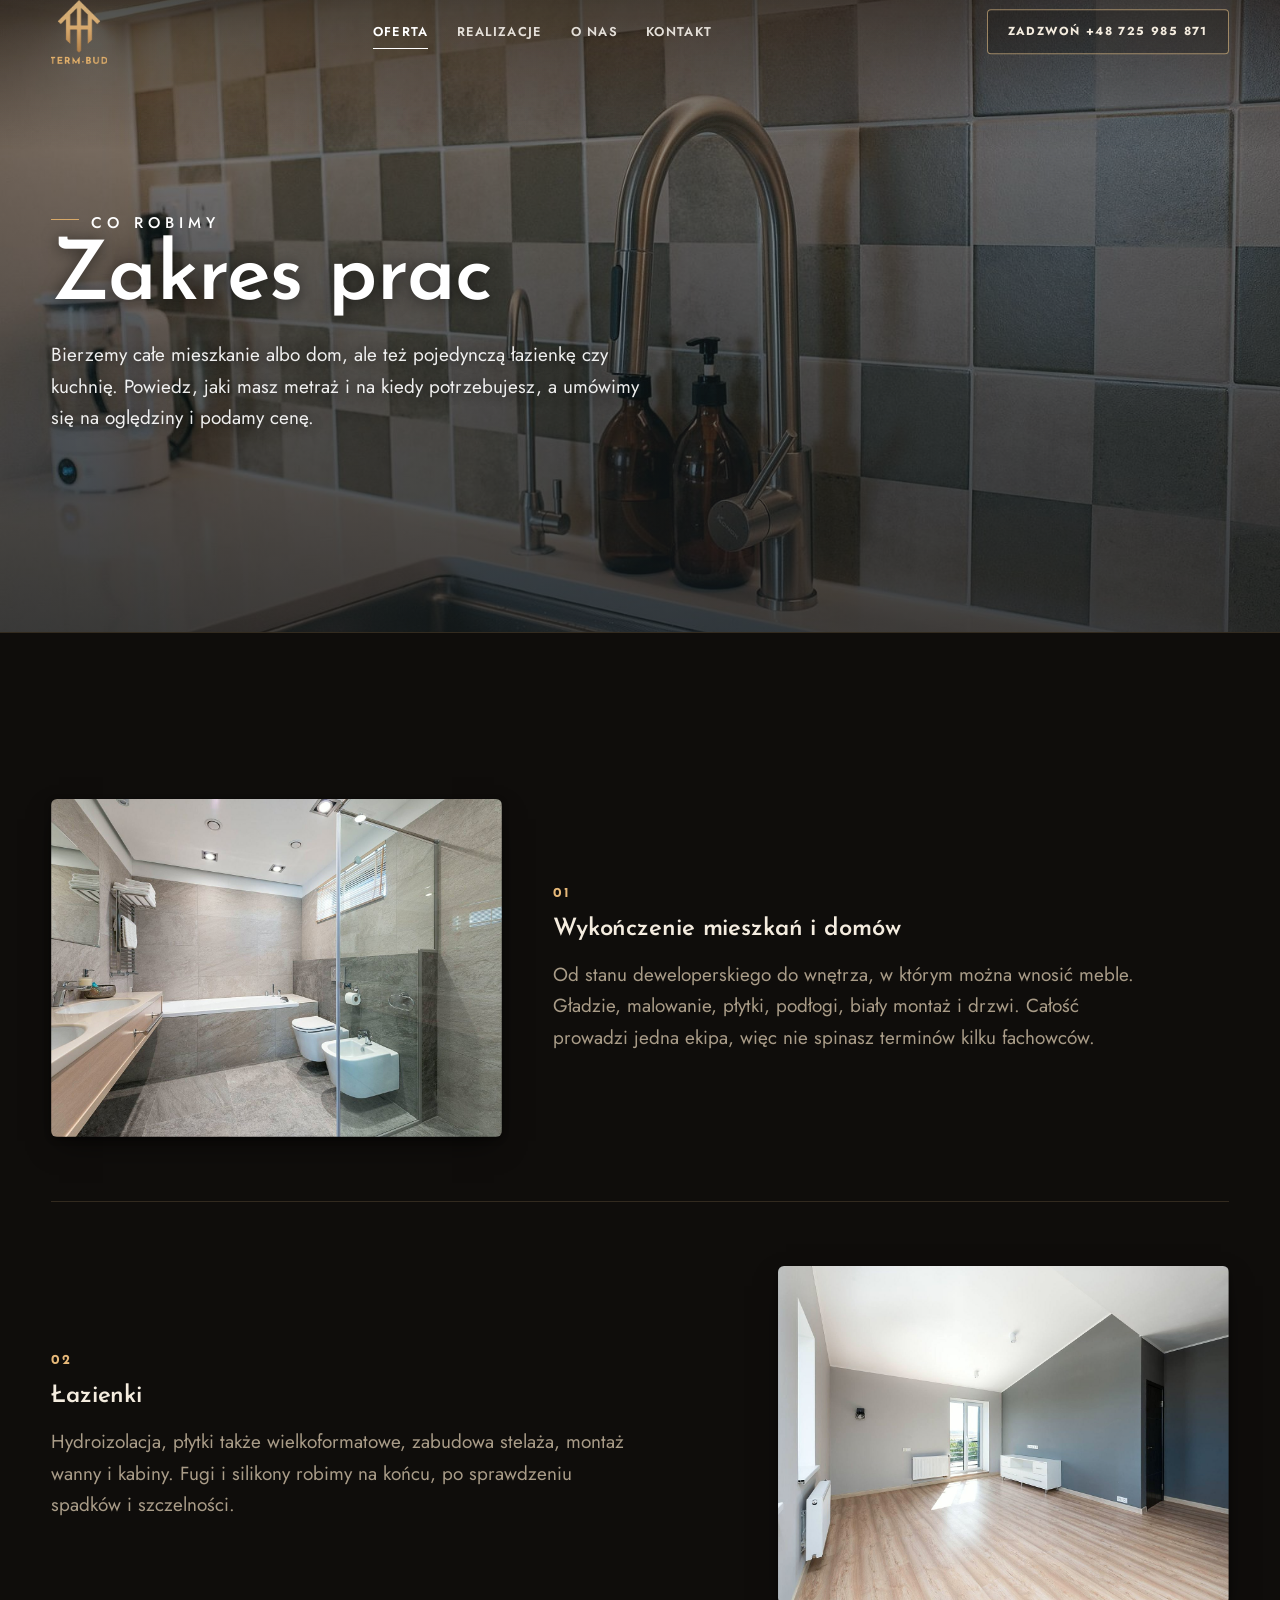
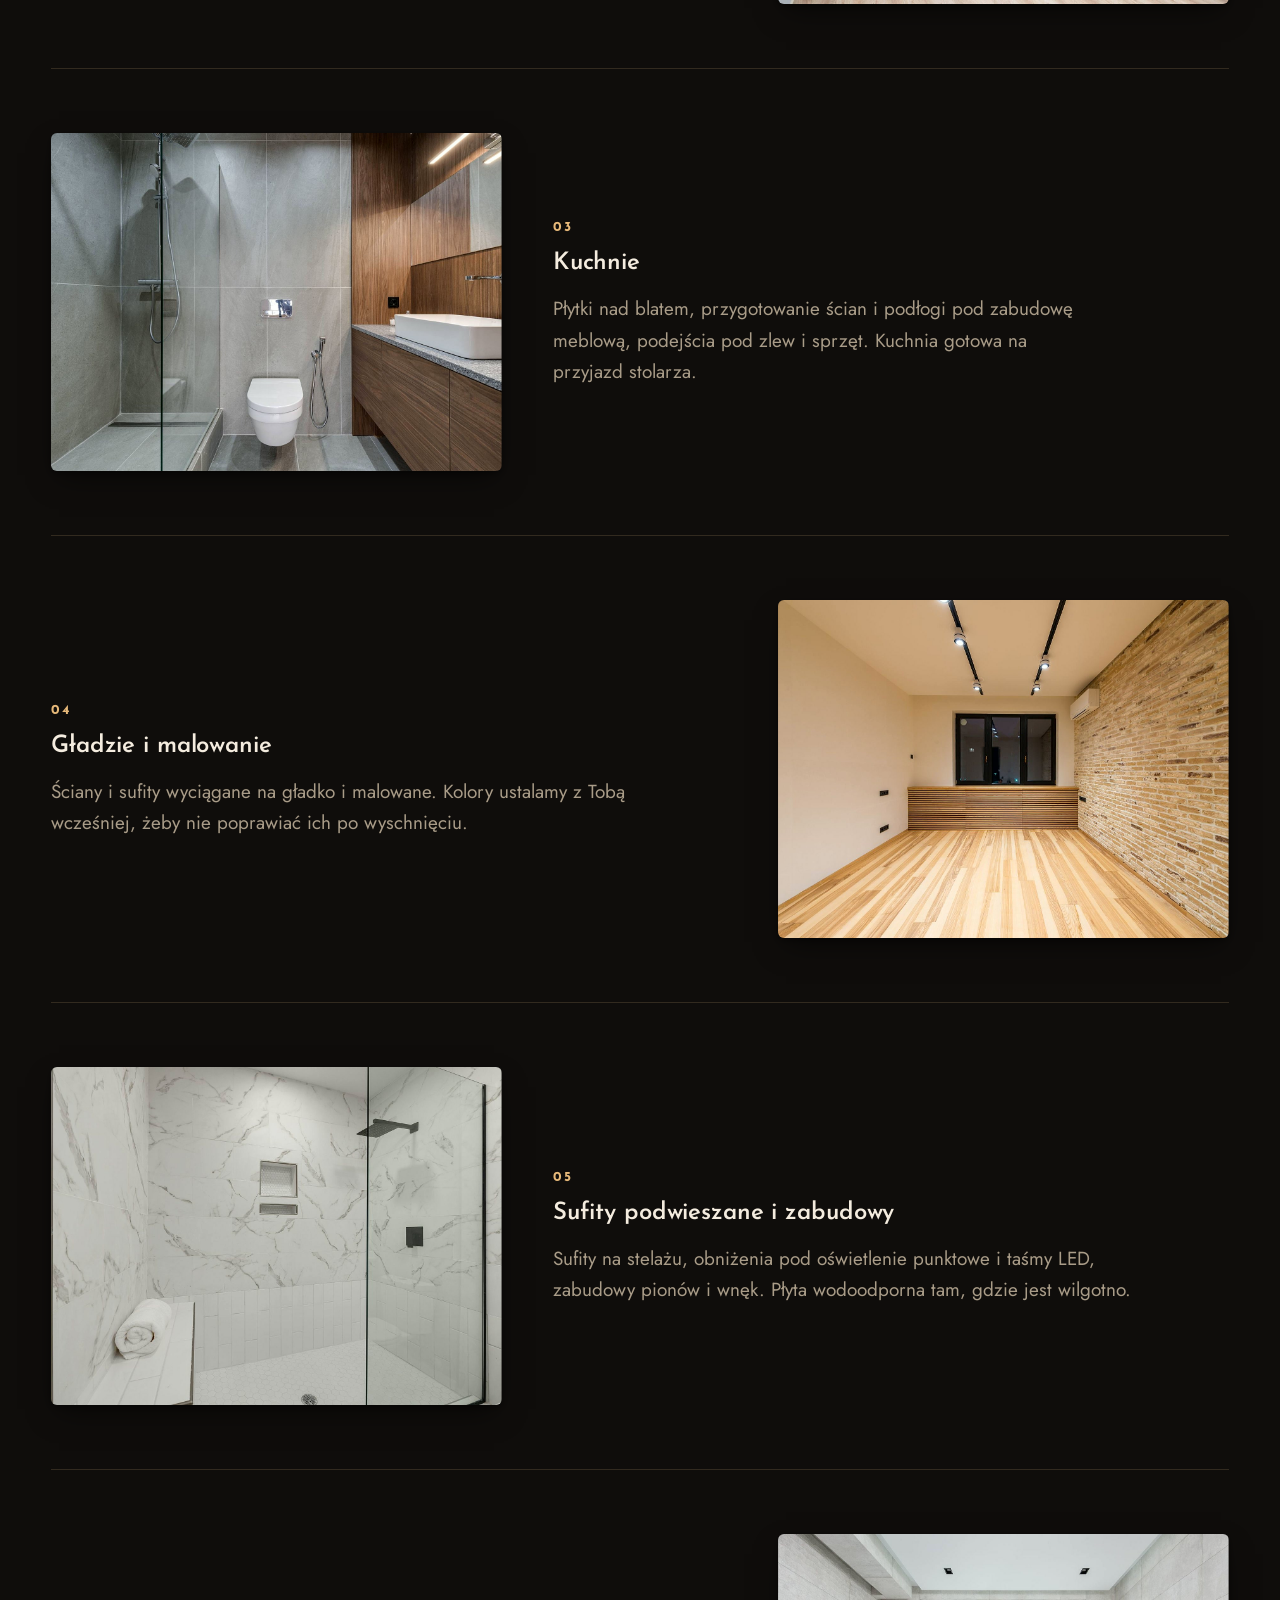
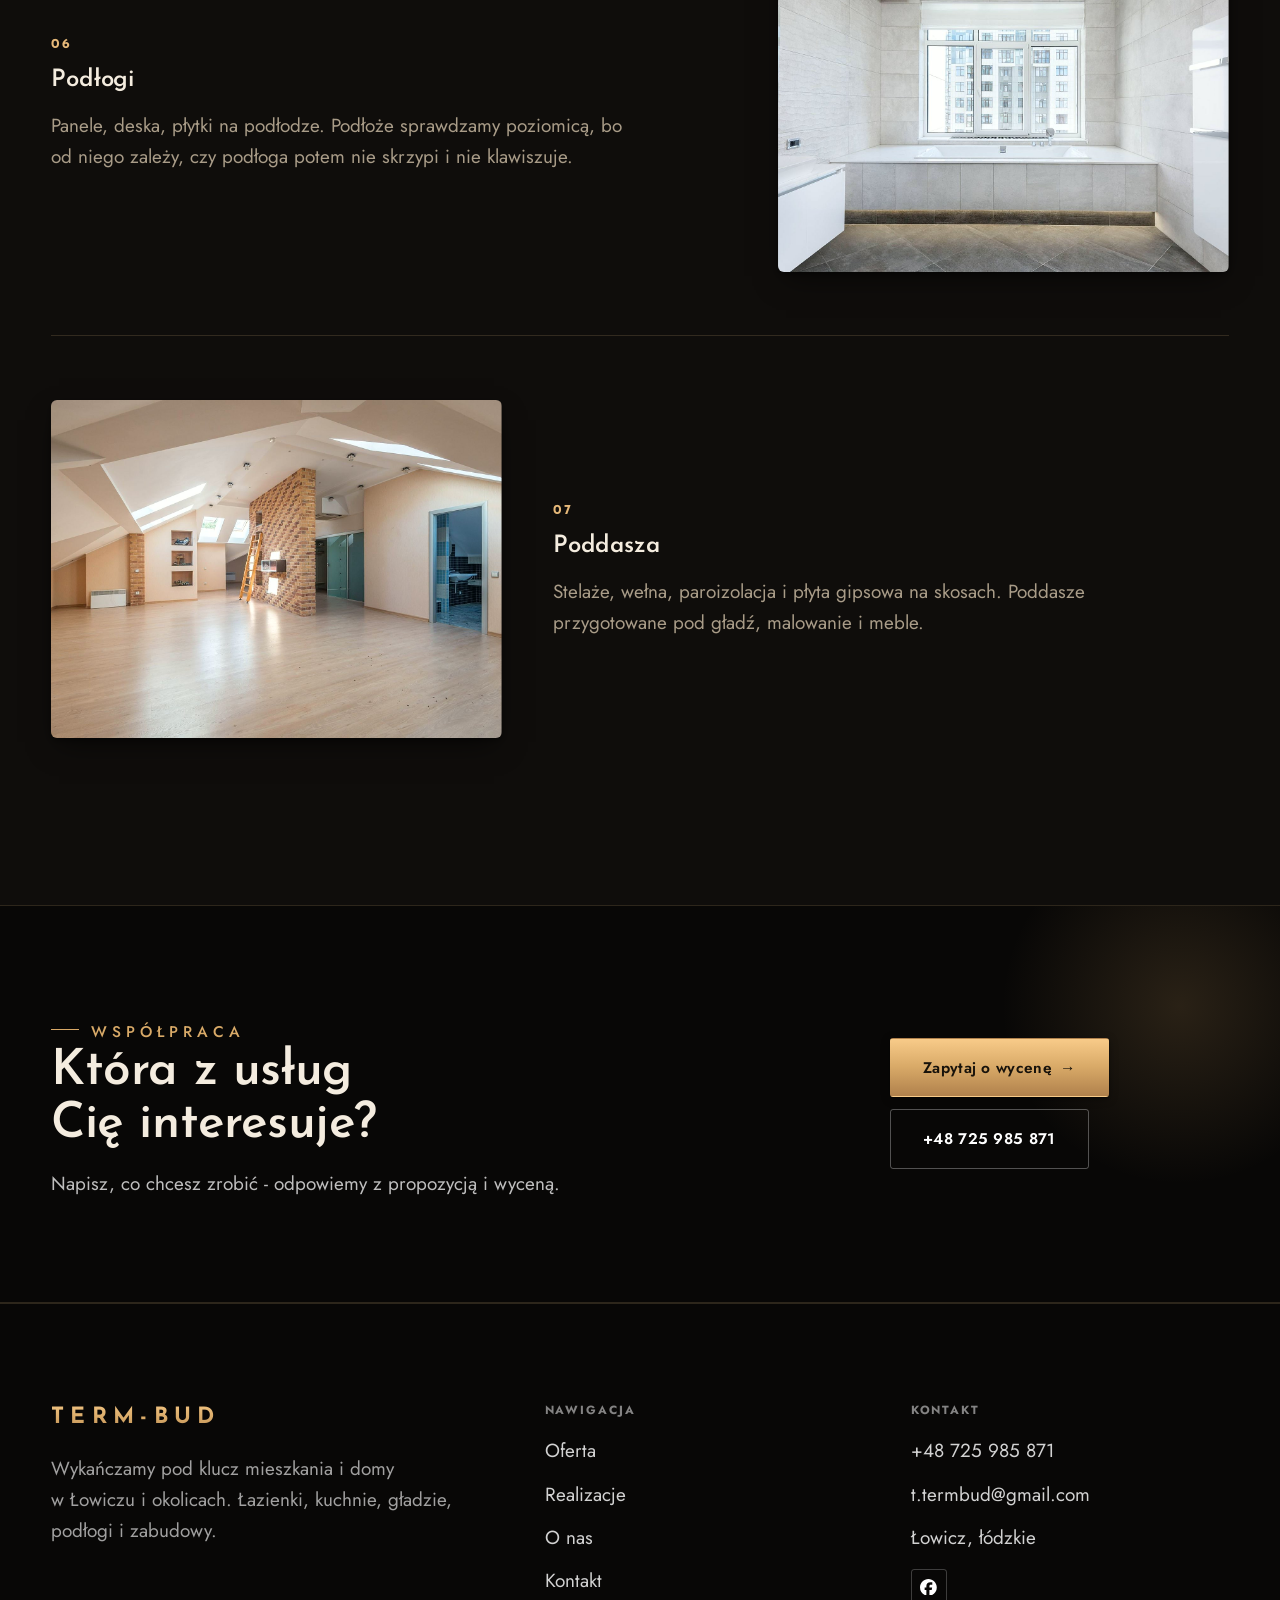
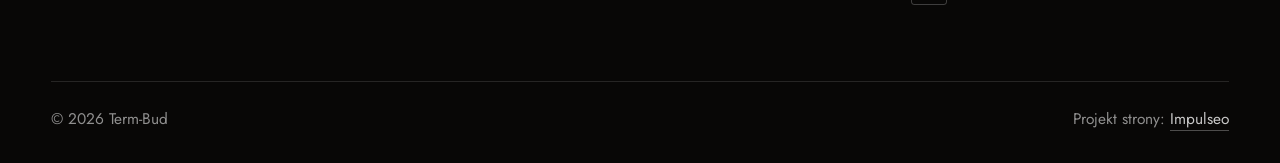
<file: oferta.html>
<!DOCTYPE html>
<html lang="pl">
<head>
<meta charset="UTF-8">
<meta name="theme-color" content="#0F0D0B">
<meta name="viewport" content="width=device-width, initial-scale=1.0">
<title>Oferta - Term-Bud</title>
<meta name="description" content="Term-Bud - wykończenia wnętrz pod klucz w Łowiczu i okolicach. Łazienki, kuchnie, gładzie i malowanie, podłogi, sufity podwieszane, poddasza. Zadzwoń i umów oględziny.">
<link rel="canonical" href="https://kris20032.github.io/term-bud-lowicz/oferta.html">
<meta name="robots" content="noindex, nofollow">
<meta property="og:type" content="website">
<meta property="og:locale" content="pl_PL">
<meta property="og:site_name" content="Term-Bud">
<meta property="og:title" content="Oferta - Term-Bud">
<meta property="og:description" content="Term-Bud - wykończenia wnętrz pod klucz w Łowiczu i okolicach. Łazienki, kuchnie, gładzie i malowanie, podłogi, sufity podwieszane, poddasza. Zadzwoń i umów oględziny.">
<meta property="og:url" content="https://kris20032.github.io/term-bud-lowicz/oferta.html">
<meta property="og:image" content="https://kris20032.github.io/term-bud-lowicz/img/og.jpg">
<meta property="og:image:width" content="1200">
<meta property="og:image:height" content="630">
<meta name="twitter:card" content="summary_large_image">
<link rel="preconnect" href="https://fonts.googleapis.com">
<link rel="preconnect" href="https://fonts.gstatic.com" crossorigin>
<link href="https://fonts.googleapis.com/css2?family=Josefin+Sans:wght@400;500;600;700&family=Jost:wght@400;500;600&display=swap" rel="stylesheet">
<link rel="stylesheet" href="assets/styles.css?v=tb-zloto1">
</head>
<body>

<header class="nav">
  <div class="wrap nav-inner">
    <a class="brand brand-has-logo" href="index.html"><img class="brand-logo" src="img/logo.png" alt="Term-Bud" width="573" height="656" decoding="async"></a>
    <nav class="nav-links">
      <a href="oferta.html" class="active" aria-current="page">Oferta</a>
      <a href="realizacje.html">Realizacje</a>
      <a href="o-nas.html">O nas</a>
      <a href="kontakt.html">Kontakt</a>
      <a href="tel:+48725985871" class="btn btn-accent">Zadzwoń +48 725 985 871</a>
    </nav>
    <button class="nav-toggle" aria-label="Menu"><span></span><span></span><span></span></button>
  </div>
</header>

<main>
<section class="pagehead">
  <img src="img/g4.jpg" alt="Term-Bud - Zakres prac" width="1600" height="1066" decoding="async">
  <div class="wrap">
    <span class="eyebrow">Co robimy</span>
    <h1>Zakres prac</h1>
    <p>Bierzemy całe mieszkanie albo dom, ale też pojedynczą łazienkę czy kuchnię. Powiedz, jaki masz metraż i na kiedy potrzebujesz, a umówimy się na oględziny i podamy cenę.</p>
  </div>
</section>
<section>
  <div class="wrap">
    <div class="svc-row reveal">
      <div class="svc-row-art"><img src="img/g13.jpg" alt="Wykończenie mieszkań i domów" loading="lazy" width="1600" height="1068" decoding="async"></div>
      <div>
        <span class="num">01</span>
        <h3>Wykończenie mieszkań i domów</h3>
        <p class="muted">Od stanu deweloperskiego do wnętrza, w którym można wnosić meble. Gładzie, malowanie, płytki, podłogi, biały montaż i drzwi. Całość prowadzi jedna ekipa, więc nie spinasz terminów kilku fachowców.</p>
      </div>
    </div>
    <div class="svc-row rev reveal">
      <div class="svc-row-art"><img src="img/g14.jpg" alt="Łazienki" loading="lazy" width="1600" height="1068" decoding="async"></div>
      <div>
        <span class="num">02</span>
        <h3>Łazienki</h3>
        <p class="muted">Hydroizolacja, płytki także wielkoformatowe, zabudowa stelaża, montaż wanny i kabiny. Fugi i silikony robimy na końcu, po sprawdzeniu spadków i szczelności.</p>
      </div>
    </div>
    <div class="svc-row reveal">
      <div class="svc-row-art"><img src="img/g15.jpg" alt="Kuchnie" loading="lazy" width="1600" height="1066" decoding="async"></div>
      <div>
        <span class="num">03</span>
        <h3>Kuchnie</h3>
        <p class="muted">Płytki nad blatem, przygotowanie ścian i podłogi pod zabudowę meblową, podejścia pod zlew i sprzęt. Kuchnia gotowa na przyjazd stolarza.</p>
      </div>
    </div>
    <div class="svc-row rev reveal">
      <div class="svc-row-art"><img src="img/about.jpg" alt="Gładzie i malowanie" loading="lazy" width="1600" height="1068" decoding="async"></div>
      <div>
        <span class="num">04</span>
        <h3>Gładzie i malowanie</h3>
        <p class="muted">Ściany i sufity wyciągane na gładko i malowane. Kolory ustalamy z Tobą wcześniej, żeby nie poprawiać ich po wyschnięciu.</p>
      </div>
    </div>
    <div class="svc-row reveal">
      <div class="svc-row-art"><img src="img/g1.jpg" alt="Sufity podwieszane i zabudowy" loading="lazy" width="1600" height="1067" decoding="async"></div>
      <div>
        <span class="num">05</span>
        <h3>Sufity podwieszane i zabudowy</h3>
        <p class="muted">Sufity na stelażu, obniżenia pod oświetlenie punktowe i taśmy LED, zabudowy pionów i wnęk. Płyta wodoodporna tam, gdzie jest wilgotno.</p>
      </div>
    </div>
    <div class="svc-row rev reveal">
      <div class="svc-row-art"><img src="img/g2.jpg" alt="Podłogi" loading="lazy" width="1600" height="1068" decoding="async"></div>
      <div>
        <span class="num">06</span>
        <h3>Podłogi</h3>
        <p class="muted">Panele, deska, płytki na podłodze. Podłoże sprawdzamy poziomicą, bo od niego zależy, czy podłoga potem nie skrzypi i nie klawiszuje.</p>
      </div>
    </div>
    <div class="svc-row reveal">
      <div class="svc-row-art"><img src="img/g3.jpg" alt="Poddasza" loading="lazy" width="1600" height="1068" decoding="async"></div>
      <div>
        <span class="num">07</span>
        <h3>Poddasza</h3>
        <p class="muted">Stelaże, wełna, paroizolacja i płyta gipsowa na skosach. Poddasze przygotowane pod gładź, malowanie i meble.</p>
      </div>
    </div>
  </div>
</section>

<section class="cta">
  <div class="wrap">
    <div class="reveal">
      <span class="eyebrow">Współpraca</span>
      <h2>Która z usług Cię interesuje?</h2>
      <p>Napisz, co chcesz zrobić - odpowiemy z propozycją i wyceną.</p>
    </div>
    <div class="cta-actions reveal">
      <a href="kontakt.html" class="btn btn-light">Zapytaj o wycenę <span class="arr">→</span></a>
      <a href="tel:+48725985871" class="btn btn-ghost btn-ghost-cta">+48 725 985 871</a>
    </div>
  </div>
</section>
</main>

<footer>
  <div class="wrap">
    <div class="foot-grid">
      <div class="foot-brand">
        <div class="name">Term-Bud</div>
        <p>Wykańczamy pod klucz mieszkania i domy w Łowiczu i okolicach. Łazienki, kuchnie, gładzie, podłogi i zabudowy.</p>
      </div>
      <div class="foot-col">
        <h4>Nawigacja</h4>
        <a href="oferta.html">Oferta</a>
        <a href="realizacje.html">Realizacje</a>
        <a href="o-nas.html">O nas</a>
        <a href="kontakt.html">Kontakt</a>
      </div>
      <div class="foot-col">
        <h4>Kontakt</h4>
        <a href="tel:+48725985871">+48 725 985 871</a>
        <a href="mailto:t.termbud@gmail.com">t.termbud@gmail.com</a>
        <p>Łowicz, łódzkie</p>
      <div class="foot-soc">
        <a class="soc" href="https://www.facebook.com/p/Term-Bud-%C5%81owicz-100028941773326/" target="_blank" rel="noopener" aria-label="Facebook - Term-Bud"><svg viewBox="0 0 24 24" aria-hidden="true" focusable="false"><path d="M9.101 23.691v-7.98H6.627v-3.667h2.474v-1.58c0-4.085 1.848-5.978 5.858-5.978.401 0 .955.042 1.468.103a8.68 8.68 0 0 1 1.141.195v3.325a8.623 8.623 0 0 0-.653-.036 26.805 26.805 0 0 0-.733-.009c-.707 0-1.259.096-1.675.309a1.686 1.686 0 0 0-.679.622c-.258.42-.374.995-.374 1.752v1.297h3.919l-.386 2.103-.287 1.564h-3.246v8.245C19.396 23.238 24 18.179 24 12.044c0-6.627-5.373-12-12-12s-12 5.373-12 12c0 5.628 3.874 10.35 9.101 11.647Z" fill="currentColor"/></svg></a>
      </div>
      </div>
    </div>
    <div class="foot-bot">
      <span>© 2026 Term-Bud</span>
      <span>Projekt strony: <a class="foot-credit" href="https://impulseo.pl" target="_blank" rel="noopener">Impulseo</a></span>
    </div>
  </div>
</footer>
<div class="sticky-call"><a class="sc-call" href="tel:+48725985871"><svg class="ico-tel" width="16" height="16" viewBox="0 0 24 24" fill="none" aria-hidden="true"><path d="M6.6 10.8a15.5 15.5 0 0 0 6.6 6.6l2.2-2.2a1 1 0 0 1 1-.24 11.4 11.4 0 0 0 3.6.58 1 1 0 0 1 1 1V20a1 1 0 0 1-1 1A17 17 0 0 1 3 4a1 1 0 0 1 1-1h3.5a1 1 0 0 1 1 1c0 1.25.2 2.46.58 3.6a1 1 0 0 1-.25 1l-2.23 2.2Z" fill="currentColor"/></svg> Zadzwoń</a><a class="sc-quote" href="kontakt.html">Zadzwoń teraz</a></div>
<div class="demo-wazne" data-do="2026-09-24" data-cykl="3" hidden><svg class="dw-ico" width="13" height="13" viewBox="0 0 24 24" fill="none" aria-hidden="true"><circle cx="12" cy="12" r="8.6" stroke="currentColor" stroke-width="1.8"/><path d="M12 7.2V12l3.3 2" stroke="currentColor" stroke-width="1.8" stroke-linecap="round"/></svg><span class="dw-txt"></span></div>

<script src="assets/main.js"></script>
</body>
</html>
</file>
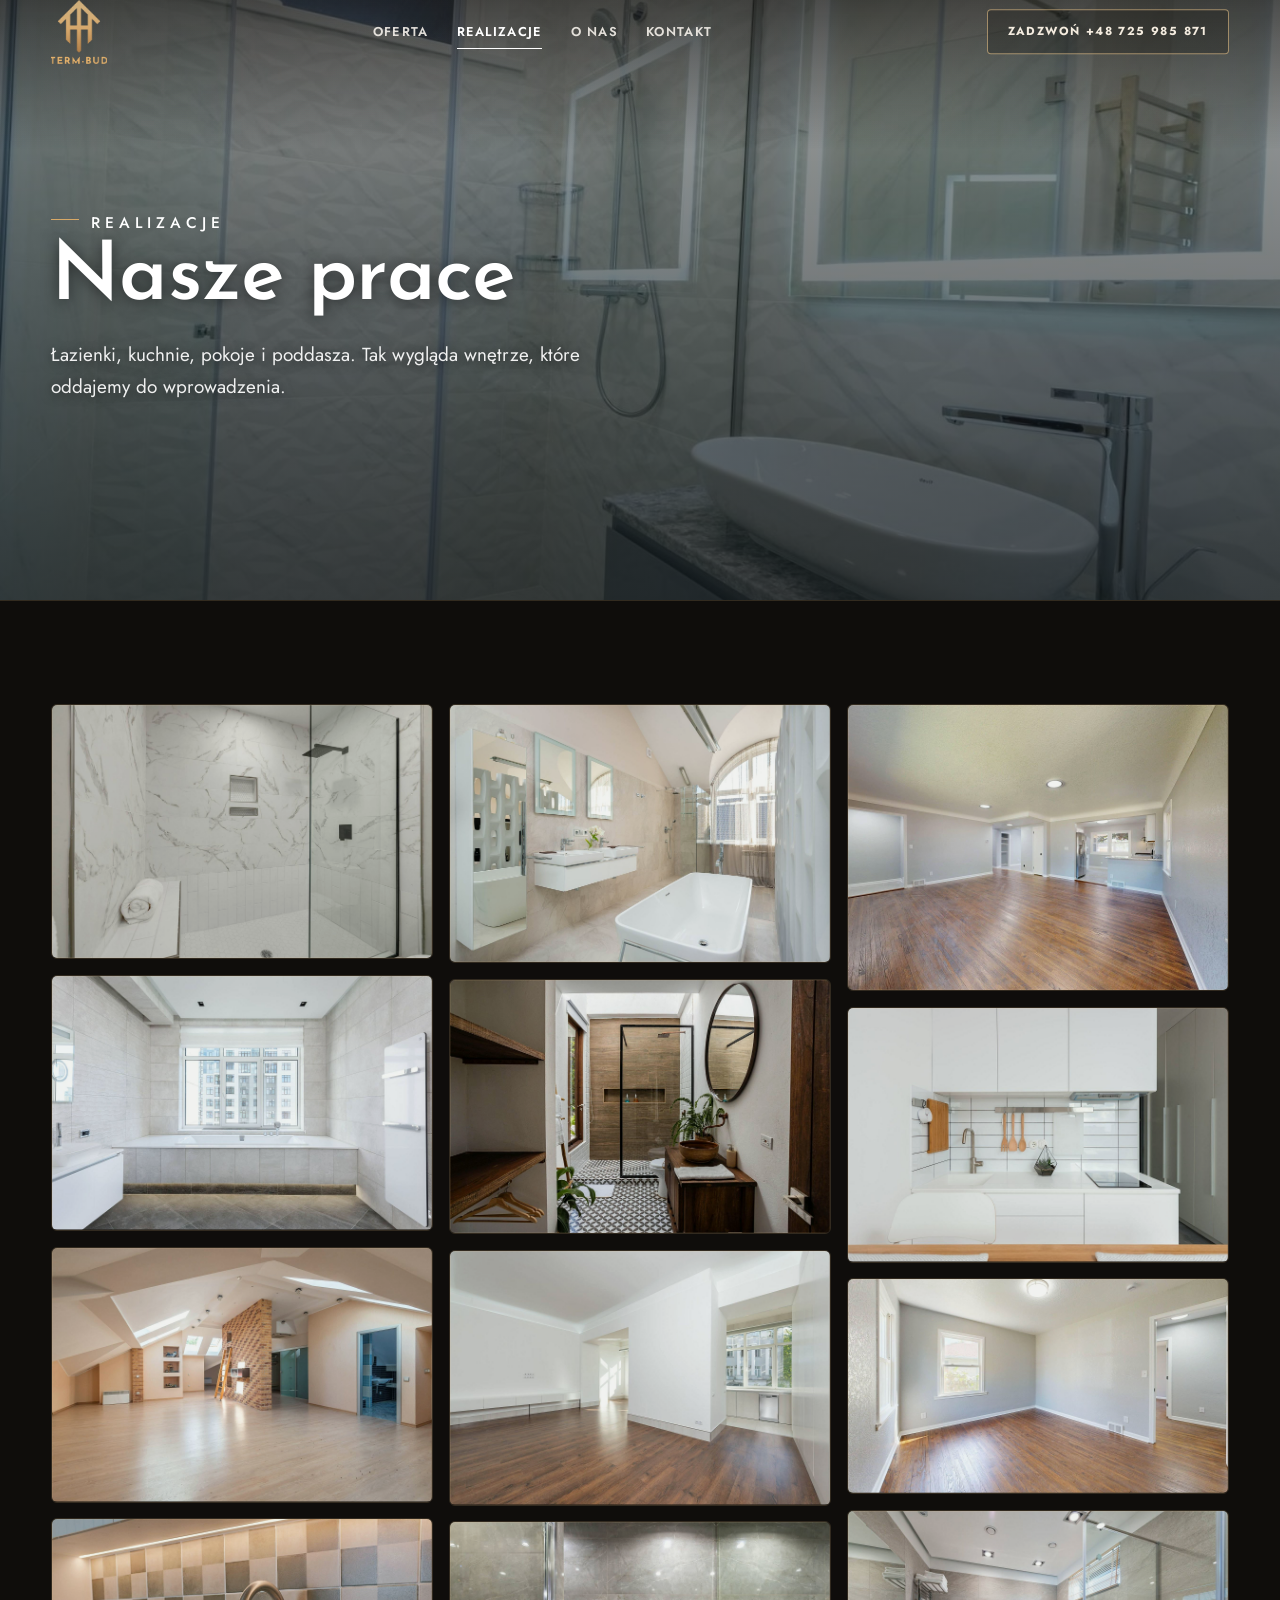
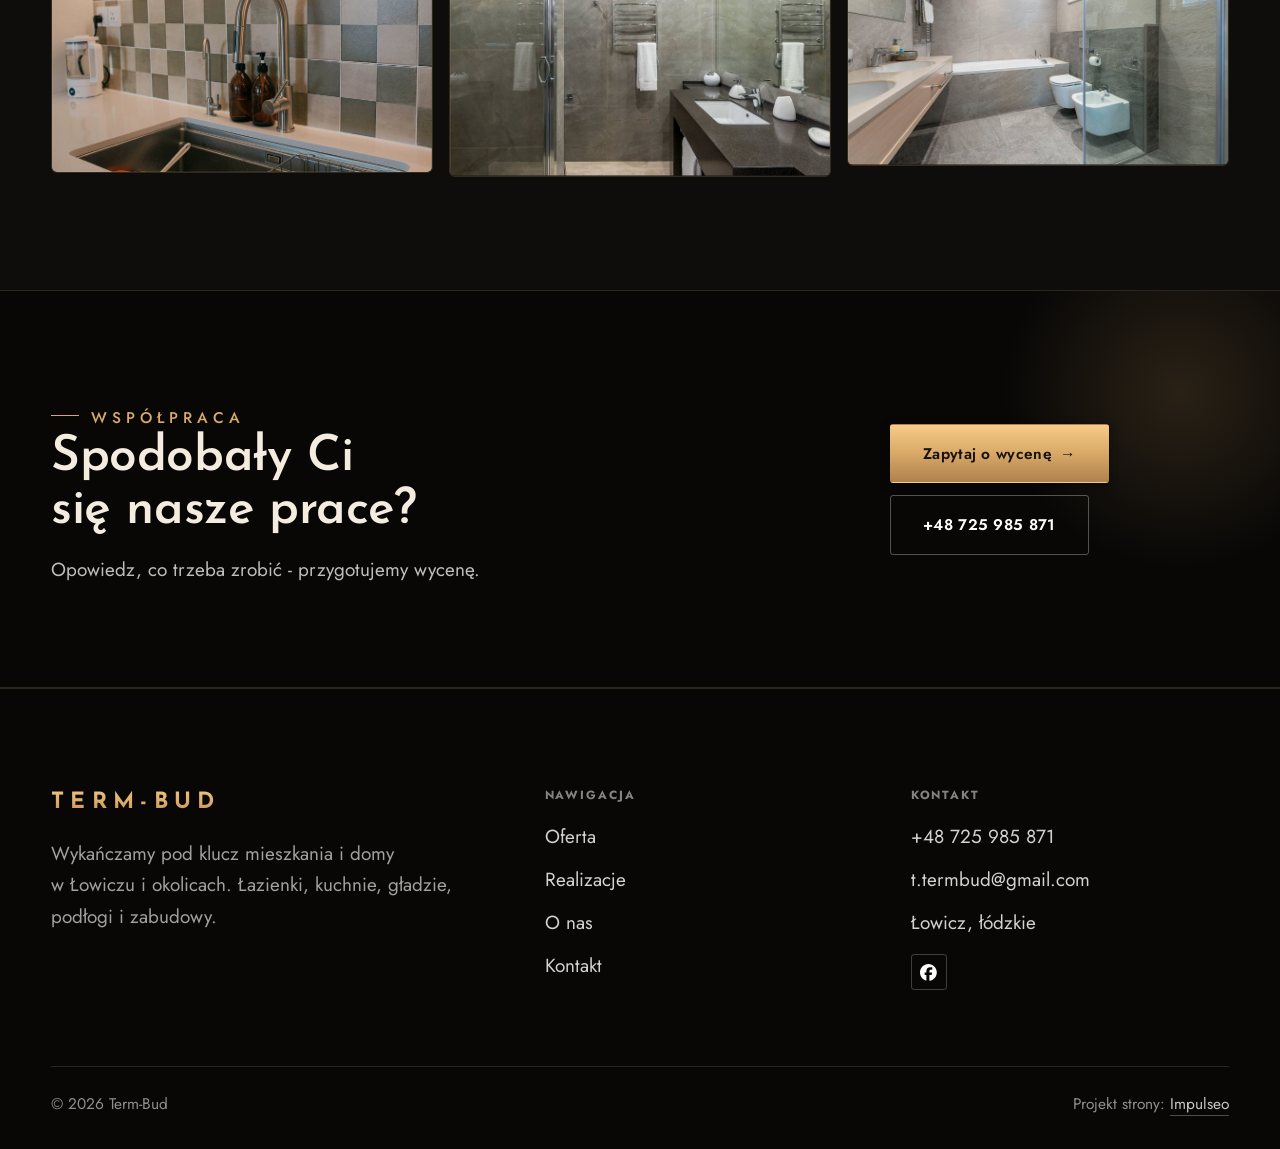
<file: realizacje.html>
<!DOCTYPE html>
<html lang="pl">
<head>
<meta charset="UTF-8">
<meta name="theme-color" content="#0F0D0B">
<meta name="viewport" content="width=device-width, initial-scale=1.0">
<title>Realizacje - Term-Bud</title>
<meta name="description" content="Realizacje Term-Bud: Kabina w płytach imitujących marmur, Łazienka z wanną w zabudowie, Poddasze po wykończeniu, Kuchnia z płytkami nad blatem, Łazienka z wanną wolnostojącą">
<link rel="canonical" href="https://kris20032.github.io/term-bud-lowicz/realizacje.html">
<meta name="robots" content="noindex, nofollow">
<meta property="og:type" content="website">
<meta property="og:locale" content="pl_PL">
<meta property="og:site_name" content="Term-Bud">
<meta property="og:title" content="Realizacje - Term-Bud">
<meta property="og:description" content="Realizacje Term-Bud: Kabina w płytach imitujących marmur, Łazienka z wanną w zabudowie, Poddasze po wykończeniu, Kuchnia z płytkami nad blatem, Łazienka z wanną wolnostojącą">
<meta property="og:url" content="https://kris20032.github.io/term-bud-lowicz/realizacje.html">
<meta property="og:image" content="https://kris20032.github.io/term-bud-lowicz/img/og.jpg">
<meta property="og:image:width" content="1200">
<meta property="og:image:height" content="630">
<meta name="twitter:card" content="summary_large_image">
<link rel="preconnect" href="https://fonts.googleapis.com">
<link rel="preconnect" href="https://fonts.gstatic.com" crossorigin>
<link href="https://fonts.googleapis.com/css2?family=Josefin+Sans:wght@400;500;600;700&family=Jost:wght@400;500;600&display=swap" rel="stylesheet">
<link rel="stylesheet" href="assets/styles.css?v=tb-zloto1">
</head>
<body>

<header class="nav">
  <div class="wrap nav-inner">
    <a class="brand brand-has-logo" href="index.html"><img class="brand-logo" src="img/logo.png" alt="Term-Bud" width="573" height="656" decoding="async"></a>
    <nav class="nav-links">
      <a href="oferta.html">Oferta</a>
      <a href="realizacje.html" class="active" aria-current="page">Realizacje</a>
      <a href="o-nas.html">O nas</a>
      <a href="kontakt.html">Kontakt</a>
      <a href="tel:+48725985871" class="btn btn-accent">Zadzwoń +48 725 985 871</a>
    </nav>
    <button class="nav-toggle" aria-label="Menu"><span></span><span></span><span></span></button>
  </div>
</header>

<main>
<section class="pagehead">
  <img src="img/g11.jpg" alt="Term-Bud - Nasze prace" width="1528" height="908" decoding="async">
  <div class="wrap">
    <span class="eyebrow">Realizacje</span>
    <h1>Nasze prace</h1>
    <p>Łazienki, kuchnie, pokoje i poddasza. Tak wygląda wnętrze, które oddajemy do wprowadzenia.</p>
  </div>
</section>
<section>
  <div class="wrap">
    <div class="gallery-masonry">
      <figure class="m-tile reveal"><img src="img/g1.jpg" alt="Term-Bud" loading="lazy" width="1600" height="1067" decoding="async"></figure>
      <figure class="m-tile reveal"><img src="img/g2.jpg" alt="Term-Bud" loading="lazy" width="1600" height="1068" decoding="async"></figure>
      <figure class="m-tile reveal"><img src="img/g3.jpg" alt="Term-Bud" loading="lazy" width="1600" height="1068" decoding="async"></figure>
      <figure class="m-tile reveal"><img src="img/g4.jpg" alt="Term-Bud" loading="lazy" width="1600" height="1066" decoding="async"></figure>
      <figure class="m-tile reveal"><img src="img/g5.jpg" alt="Term-Bud" loading="lazy" width="1600" height="1082" decoding="async"></figure>
      <figure class="m-tile reveal"><img src="img/g6.jpg" alt="Term-Bud" loading="lazy" width="1600" height="1066" decoding="async"></figure>
      <figure class="m-tile reveal"><img src="img/g7.jpg" alt="Term-Bud" loading="lazy" width="1600" height="1068" decoding="async"></figure>
      <figure class="m-tile reveal"><img src="img/g8.jpg" alt="Term-Bud" loading="lazy" width="1600" height="1068" decoding="async"></figure>
      <figure class="m-tile reveal"><img src="img/g9.jpg" alt="Term-Bud" loading="lazy" width="1600" height="1200" decoding="async"></figure>
      <figure class="m-tile reveal"><img src="img/g10.jpg" alt="Term-Bud" loading="lazy" width="1600" height="1068" decoding="async"></figure>
      <figure class="m-tile reveal"><img src="img/g12.jpg" alt="Term-Bud" loading="lazy" width="1600" height="900" decoding="async"></figure>
      <figure class="m-tile reveal"><img src="img/g13.jpg" alt="Term-Bud" loading="lazy" width="1600" height="1068" decoding="async"></figure>
    </div>
  </div>
</section>
<section class="cta">
  <div class="wrap">
    <div class="reveal">
      <span class="eyebrow">Współpraca</span>
      <h2>Spodobały Ci się nasze prace?</h2>
      <p>Opowiedz, co trzeba zrobić - przygotujemy wycenę.</p>
    </div>
    <div class="cta-actions reveal">
      <a href="kontakt.html" class="btn btn-light">Zapytaj o wycenę <span class="arr">→</span></a>
      <a href="tel:+48725985871" class="btn btn-ghost btn-ghost-cta">+48 725 985 871</a>
    </div>
  </div>
</section>
</main>

<footer>
  <div class="wrap">
    <div class="foot-grid">
      <div class="foot-brand">
        <div class="name">Term-Bud</div>
        <p>Wykańczamy pod klucz mieszkania i domy w Łowiczu i okolicach. Łazienki, kuchnie, gładzie, podłogi i zabudowy.</p>
      </div>
      <div class="foot-col">
        <h4>Nawigacja</h4>
        <a href="oferta.html">Oferta</a>
        <a href="realizacje.html">Realizacje</a>
        <a href="o-nas.html">O nas</a>
        <a href="kontakt.html">Kontakt</a>
      </div>
      <div class="foot-col">
        <h4>Kontakt</h4>
        <a href="tel:+48725985871">+48 725 985 871</a>
        <a href="mailto:t.termbud@gmail.com">t.termbud@gmail.com</a>
        <p>Łowicz, łódzkie</p>
      <div class="foot-soc">
        <a class="soc" href="https://www.facebook.com/p/Term-Bud-%C5%81owicz-100028941773326/" target="_blank" rel="noopener" aria-label="Facebook - Term-Bud"><svg viewBox="0 0 24 24" aria-hidden="true" focusable="false"><path d="M9.101 23.691v-7.98H6.627v-3.667h2.474v-1.58c0-4.085 1.848-5.978 5.858-5.978.401 0 .955.042 1.468.103a8.68 8.68 0 0 1 1.141.195v3.325a8.623 8.623 0 0 0-.653-.036 26.805 26.805 0 0 0-.733-.009c-.707 0-1.259.096-1.675.309a1.686 1.686 0 0 0-.679.622c-.258.42-.374.995-.374 1.752v1.297h3.919l-.386 2.103-.287 1.564h-3.246v8.245C19.396 23.238 24 18.179 24 12.044c0-6.627-5.373-12-12-12s-12 5.373-12 12c0 5.628 3.874 10.35 9.101 11.647Z" fill="currentColor"/></svg></a>
      </div>
      </div>
    </div>
    <div class="foot-bot">
      <span>© 2026 Term-Bud</span>
      <span>Projekt strony: <a class="foot-credit" href="https://impulseo.pl" target="_blank" rel="noopener">Impulseo</a></span>
    </div>
  </div>
</footer>
<div class="sticky-call"><a class="sc-call" href="tel:+48725985871"><svg class="ico-tel" width="16" height="16" viewBox="0 0 24 24" fill="none" aria-hidden="true"><path d="M6.6 10.8a15.5 15.5 0 0 0 6.6 6.6l2.2-2.2a1 1 0 0 1 1-.24 11.4 11.4 0 0 0 3.6.58 1 1 0 0 1 1 1V20a1 1 0 0 1-1 1A17 17 0 0 1 3 4a1 1 0 0 1 1-1h3.5a1 1 0 0 1 1 1c0 1.25.2 2.46.58 3.6a1 1 0 0 1-.25 1l-2.23 2.2Z" fill="currentColor"/></svg> Zadzwoń</a><a class="sc-quote" href="kontakt.html">Zadzwoń teraz</a></div>
<div class="demo-wazne" data-do="2026-09-24" data-cykl="3" hidden><svg class="dw-ico" width="13" height="13" viewBox="0 0 24 24" fill="none" aria-hidden="true"><circle cx="12" cy="12" r="8.6" stroke="currentColor" stroke-width="1.8"/><path d="M12 7.2V12l3.3 2" stroke="currentColor" stroke-width="1.8" stroke-linecap="round"/></svg><span class="dw-txt"></span></div>

<script src="assets/main.js"></script>
</body>
</html>
</file>
<file: assets/styles.css>
/* ============================================================
   STOLBASZ — premium, architektoniczny B2B fit-out
   Jasna paleta, zero brązu. System wg premium-web-craft.
   Projekt strony: Impulseo (impulseo.pl)
   ============================================================ */

:root{
  /* PALETA — jasna, architektoniczna, chłodna */
  --paper:#F4F6F8;          /* główne tło */
  --paper-2:#E7EBEF;        /* sekcje alternatywne (chłodny jasny szary) */
  --paper-3:#E7EBEF;        /* delikatne wypełnienia */
  --ink:#15212E;            /* tekst główny — chłodny grafit */
  --ink-soft:#243443;       /* nagłówki drugorzędne */
  --muted:#6B7785;          /* tekst poboczny */
  --line:rgba(21,33,46,.12);/* hairline */
  --accent:#E8A317;         /* stonowany petrol-slate — jedyny akcent */
  --accent-d:#C9870C;
  --accent-soft:rgba(232,163,23,.10);
  --dark:#15212E;           /* sekcje ciemne (stopka/CTA) */

  /* HOVER ZDJĘĆ — JEDEN standard dla całego silnika (decyzja K. 04.08.2026, artefakt z wariantami).
     AKTUALNE (K.+Szymon 09.08.2026, wybór z artefaktu 6 wariantów): zoom 1.05 przy 1.4s -
     przy tak długim czasie mocniejszy kadr NIE skacze, tylko „oddycha". Poprzedni standard
     (1.02 / .55s z 04.08) odbierany jako dynamiczny i szybki.
     Spoczynek lekko przygaszony, ale TYLKO tam, gdzie jest mysz (@media hover:hover) —
     na telefonie zdjęcia zostają w pełnej jasności. */
  --img-zoom:1.05;                   /* K.+Szymon 09.08: wariant F z artefaktu porównawczego */
  --img-rest:brightness(.95) saturate(.99);
  --img-hot:brightness(1.06) saturate(1.05);
  --img-dur:1.4s;                    /* K.+Szymon 09.08 (wariant F): powoli = elegancko */
  --img-ease:cubic-bezier(.16,.84,.44,1);  /* miękki ogon, efekt „oddychania" */

  /* ODSTĘPY — skala 4/8 */
  --space-1:4px; --space-2:8px; --space-3:12px; --space-4:16px; --space-5:24px;
  --space-6:32px; --space-7:48px; --space-8:64px; --space-9:96px; --space-10:128px;

  /* TYPOGRAFIA — fluid clamp() (skala podbita 16.07.2026: większe, czytelniejsze litery — uwaga Adama) */
  --text-sm:clamp(.9rem,.87rem + .12vw,1rem);
  --text-base:clamp(1.08rem,1.04rem + .18vw,1.2rem);
  --text-lg:clamp(1.24rem,1.15rem + .34vw,1.44rem);
  --text-h3:clamp(1.34rem,1.22rem + .55vw,1.66rem);
  --text-h2:clamp(2.1rem,1.66rem + 2.1vw,3.1rem);
  --text-h1:clamp(2.9rem,2.1rem + 4vw,5.1rem);

  /* PROMIENIE — architektoniczne, raczej ostre */
  --r-sm:3px; --r-md:6px; --r-lg:10px;

  /* RUCH */
  --ease:cubic-bezier(.25,.46,.45,.94); --dur:.24s;

  /* CIENIE — miękkie, warstwowe */
  --sh-sm:0 1px 2px rgba(16,24,32,.04), 0 2px 8px rgba(16,24,32,.05);
  --sh-md:0 2px 6px rgba(16,24,32,.05), 0 12px 28px -8px rgba(16,24,32,.12);
  --sh-lg:0 6px 14px rgba(16,24,32,.07), 0 26px 56px -18px rgba(16,24,32,.22);

  --hairline:1px solid var(--line);

  --font-display:'Space Grotesk','Inter',sans-serif;
  --font-body:'DM Sans','Inter',sans-serif;
}

*{box-sizing:border-box;margin:0;padding:0}
html{scroll-behavior:smooth}
body{
  font-family:var(--font-body);
  font-size:var(--text-base);
  line-height:1.65;
  color:var(--ink);
  background:var(--paper);
  -webkit-font-smoothing:antialiased;
  text-rendering:optimizeLegibility;
}
img{max-width:100%;height:auto;display:block}  /* height:auto = width/height z atrybutów trzyma proporcje (TOP#12) */
a{color:inherit;text-decoration:none}

.wrap{width:min(92%,1180px);margin-inline:auto}
section{padding-block:clamp(52px,6.5vw,96px)}

h1,h2,h3{font-family:var(--font-display);font-weight:700;line-height:1.08;letter-spacing:-.02em;color:var(--ink)}
h1{font-size:var(--text-h1);letter-spacing:-.035em}
h2{font-size:var(--text-h2);letter-spacing:-.025em}
h3{font-size:var(--text-h3)}
/* MIARA — długość wiersza. WCAG 2.2 SC 1.4.8: max 80 znaków; Butterick: 45–90.
   68ch daje realnie 72–78 znaków polskiego tekstu, czyli z zapasem pod granicą.
   Wcześniej limit miał TYLKO <p> — <li>, <blockquote> i <dd> nie miały żadnego,
   i to jedyny powód, dla którego 23 bloki na dwóch oddanych stronach jadą po
   83–106 znaków w wierszu (pomiar 07.08.2026, bramka `miara`).
   ⚠️ Listy i definicje ograniczamy TYLKO bez klasy: `ul`/`ol` z klasą to u nas
   układ (siatki kafli, menu), a nie tekst ciągły — tam miarę wyznacza układ. */
/* 60ch, nie 68ch (K. 10.08): po zmianie fontów na węższe kroje (DM Sans i spółka)
   w 68ch mieściło się ~90 znaków - bramka pikselowa słusznie zgłaszała przekroczenie
   granicy 80. Pomiar na żywej przeglądarce: 60ch = 90 znaków, 53ch = ~78 znaków, czyli normę WCAG 1.4.8. */
:root{ --miara:53ch }
p{max-width:min(100%,var(--miara))}
blockquote,
ul:not([class])>li, ol:not([class])>li,
dl:not([class])>dd{max-width:min(100%,var(--miara))}

/* ⚠️ Świadomie BEZ wyjątku `.tile p,.card p,.svc p{max-width:none}`, choć nasuwa się sam:
   te akapity BYŁY już ograniczone (stare `p{max-width:65ch}`), więc „wyjątek" nie odblokowałby
   niczego nowego — tylko ROZLUŹNIŁ stan sprzed zmiany na wszystkich demach naraz.
   `figcaption` żadna z reguł wyżej nie dotyczy, więc też nie potrzebuje zwolnienia. */

/* ŁAMANIE. `balance` wyrównuje długości wierszy w nagłówku, `pretty` pilnuje ostatniego
   wiersza akapitu, żeby nie został w nim jeden wyraz. Obsługiwane od Chrome 117 /
   Safari 17.5; starsze przeglądarki po prostu ignorują tę własność.
   `text-wrap:pretty` nie występowało dotąd ANI RAZ w silniku ani w repo klientów. */
h1,h2,h3,.lead,.lede{text-wrap:balance}
p,li,blockquote,dd{text-wrap:pretty}

.eyebrow{
  font-family:var(--font-body);
  font-size:var(--text-sm);
  font-weight:600;
  letter-spacing:.18em;
  text-transform:uppercase;
  color:var(--accent);
  display:inline-flex;align-items:center;gap:var(--space-3);
}
/* flex:none + margin-top = kreska trzyma się PIERWSZEJ linii. Wcześniej align-items:center
   centrowało ją względem całego bloku i przy zawinięciu (długi kicker typu
   „…WNĘTRZ · LESZNO · OD 2019") druga linia lądowała z brzydkim wcięciem. */
.eyebrow{align-items:flex-start}
.eyebrow>*,.eyebrow{text-wrap:balance}   /* dlugi kicker lamal sie na sierote typu samo „2019" w drugiej linii */
.eyebrow::before{content:"";width:28px;height:1px;background:var(--accent);display:inline-block;flex:none;margin-top:.62em}

.muted{color:var(--muted)}
.lead{font-size:var(--text-lg);line-height:1.55;color:var(--ink-soft);max-width:50ch}

/* ---------- BUTTONS ---------- */
.btn{
  display:inline-flex;align-items:center;gap:var(--space-2);
  font-weight:600;font-size:var(--text-sm);letter-spacing:.02em;
  padding:var(--space-4) var(--space-6);
  border-radius:var(--r-sm);
  transition:transform var(--dur) var(--ease),box-shadow var(--dur) var(--ease),background var(--dur) var(--ease);
  cursor:pointer;border:1px solid transparent;
}
.btn-accent{background:var(--accent);color:#fff;box-shadow:var(--sh-sm)}
.btn-accent:hover{background:var(--accent-d);transform:translateY(-2px);box-shadow:var(--sh-md)}
.btn-accent:active{transform:translateY(0);box-shadow:var(--sh-sm)}
.btn-ghost{background:transparent;color:var(--ink);border-color:var(--line)}
.btn-ghost:hover{border-color:var(--accent);color:var(--accent);transform:translateY(-2px)}
.btn-light{background:#fff;color:var(--ink);box-shadow:var(--sh-sm)}
.btn-light:hover{transform:translateY(-2px);box-shadow:var(--sh-md)}
.btn .arr{transition:transform var(--dur) var(--ease)}
.btn:hover .arr{transform:translateX(4px)}

/* ---------- NAV ---------- */
.nav{
  position:sticky;top:0;z-index:50;
  background:color-mix(in srgb,var(--paper) 88%,transparent);
  backdrop-filter:saturate(140%) blur(10px);
  border-bottom:var(--hairline);
}
.nav-inner{display:flex;align-items:center;justify-content:space-between;gap:var(--space-5);height:72px}
/* ANTY-NACHODZENIE (K. 05.08.2026): długa nazwa firmy + przycisk z pełnym numerem nie mieściły się w pasku
   i flex ściskał linki PONIŻEJ ich treści - "Kontakt" wchodził na ramkę "Zadzwoń +48 ...". Teraz ustępuje
   nazwa marki (skrót wielokropkiem), a menu i przycisk nigdy się nie kurczą ani nie zachodzą na siebie. */
.brand{display:flex;flex-direction:column;line-height:1;min-width:0;flex:0 1 auto}
.brand .name{font-family:var(--font-display);font-weight:800;font-size:1.35rem;letter-spacing:.04em;white-space:nowrap;overflow:hidden;text-overflow:ellipsis}
.brand .sub{font-size:.62rem;letter-spacing:.34em;text-transform:uppercase;color:var(--muted);margin-top:5px;white-space:nowrap;overflow:hidden;text-overflow:ellipsis}
.nav-links{display:flex;align-items:center;gap:var(--space-6);flex:0 0 auto}
.nav-links a{font-size:var(--text-sm);font-weight:500;color:var(--ink-soft);position:relative;padding-block:4px;white-space:nowrap;transition:color var(--dur) var(--ease)}
.nav-links a::after{content:"";position:absolute;left:0;bottom:0;width:0;height:1.5px;background:var(--accent);transition:width var(--dur) var(--ease)}
.nav-links a:hover,.nav-links a.active{color:var(--ink)}
.nav-links a:hover::after,.nav-links a.active::after{width:100%}
.nav-links .btn{padding:var(--space-2) var(--space-5)}
/* przyciski w nav: właściwy kolor (przebij .nav-links a) + bez podkreślenia */
.nav-links a.btn-accent{color:#fff}
.nav-links a.btn-ghost,.nav-links a.btn-light{color:var(--ink)}
/* CTA w pasku: NIE podkreślenie spod linków menu, ale ten sam przelatujący błysk,
   co na wszystkich innych przyciskach (zgłoszenie K. 13.08.2026 - „na hero jest efekt
   światła przechodzącego przez przycisk, na navbarze go nie ma, a mają być identyczne").
   Reguła `.nav-links a::after` jest silniejsza od `.btn::after`, więc trzeba jej
   geometrię wyzerować i wpisać połysk z nazwy - samo `display:none` gasiło efekt. */
.nav-links a.btn::after{
  display:block;content:"";position:absolute;inset:0;z-index:-1;pointer-events:none;
  width:auto;height:auto;border-radius:inherit;   /* kasuje geometrię podkreślenia (width:0;height:1.5px) */
  background:linear-gradient(100deg,transparent 32%,rgba(255,255,255,.20) 50%,transparent 68%);
  translate:-120% 0}
@media (prefers-reduced-motion:no-preference){
  .nav-links a.btn:hover::after{translate:120% 0;transition:translate .75s var(--mt-ease,cubic-bezier(.16,.84,.44,1))}
}
.nav-toggle{display:none;background:none;border:none;cursor:pointer;flex-direction:column;gap:5px;padding:8px}
.nav-toggle span{width:24px;height:2px;background:var(--ink);transition:var(--dur)}
/* Ciasny zakres MIĘDZY menu mobilnym a pełnym pulpitem: zbijamy odstępy i nazwę marki,
   żeby wszystko zmieściło się naturalnie, zanim w ogóle dojdzie do skracania wielokropkiem. */
@media(max-width:1280px) and (min-width:921px){
  .nav-links{gap:var(--space-4)}
  .nav-links .btn{padding:var(--space-2) var(--space-4)}
  .brand .name{font-size:1.15rem}
}

/* ---------- HERO (split) ---------- */
.hero{position:relative;overflow:hidden;border-bottom:var(--hairline)}
.hero-grid{display:grid;grid-template-columns:1.05fr .95fr;gap:clamp(24px,4vw,60px);align-items:center;
  padding-block:clamp(36px,4.5vw,64px)}
.hero-copy .eyebrow{margin-bottom:var(--space-5)}
.hero-copy h1{margin-bottom:var(--space-5)}
.hero-copy .lead{margin-bottom:var(--space-7)}
.hero-actions{display:flex;flex-wrap:wrap;gap:var(--space-4)}
.hero-art{position:relative;aspect-ratio:4/3;border-radius:var(--r-lg);overflow:hidden;box-shadow:var(--sh-lg)}
.hero-art img{width:100%;height:100%;object-fit:cover}
.hero-art::after{content:"";position:absolute;inset:0;background:linear-gradient(180deg,transparent 55%,rgba(18,24,28,.28))}
.hero-badge{position:absolute;left:var(--space-5);bottom:var(--space-5);z-index:2;
  background:rgba(252,252,251,.94);backdrop-filter:blur(4px);
  border-radius:var(--r-md);padding:var(--space-4) var(--space-5);box-shadow:var(--sh-md);max-width:78%}
.hero-badge strong{display:block;font-family:var(--font-display);font-size:1rem;letter-spacing:-.01em}
.hero-badge span{font-size:var(--text-sm);color:var(--muted)}

/* ---------- HERO duży / kinowy (strona główna) ---------- */
.hero-cine{position:relative;min-height:clamp(560px,82vh,840px);min-height:clamp(560px,82svh,840px);display:flex;align-items:center;overflow:hidden;border-bottom:var(--hairline)}
.hero-cine>img{position:absolute;inset:0;width:100%;height:100%;object-fit:cover;z-index:0}
.hero-cine::after{content:"";position:absolute;inset:0;z-index:1;
  background:linear-gradient(95deg,rgba(13,18,23,.86) 0%,rgba(13,18,23,.64) 32%,rgba(13,18,23,.24) 62%,rgba(13,18,23,.04) 100%)}
.hero-cine .wrap{position:relative;z-index:2;padding-block:var(--space-8)}
.hero-cine .hero-copy{max-width:660px}
.hero-cine .eyebrow{color:#fff;margin-bottom:var(--space-5)}
.hero-cine .eyebrow::before{background:#fff}
.hero-cine h1{color:#fff;margin-bottom:var(--space-5);font-size:clamp(2.9rem,2rem + 4.4vw,5.2rem);text-wrap:balance}
.hero-cine .lead{color:rgba(255,255,255,.92);max-width:48ch;margin-bottom:var(--space-7)}
.hero-cine .hero-actions{display:flex;flex-wrap:wrap;gap:var(--space-4)}
/* NISKIE OKNO (laptop z dokiem i paskami przeglądarki ma ~700-780 px wysokości widoku):
   H1 do 5.2rem + długi lead nie mieściły się i przyciski wypadały POD krawędź ekranu -
   klient widział stronę bez ani jednego CTA. Skalujemy w dół, zamiast przycinać treść. */
@media(min-width:821px) and (max-height:820px){
  .hero-cine{min-height:clamp(520px,94svh,780px)}
  .hero-cine .wrap{padding-block:var(--space-6)}
  .hero-cine h1{font-size:clamp(2.2rem,1.5rem + 2.6vw,3.6rem);margin-bottom:var(--space-4)}
  .hero-cine .eyebrow{margin-bottom:var(--space-4)}
  .hero-cine .lead{margin-bottom:var(--space-5);max-width:44ch}
}
@media(max-width:680px){
  .hero-cine{min-height:clamp(520px,76vh,640px);min-height:clamp(520px,76svh,640px);align-items:flex-end}
  .hero-cine::after{background:linear-gradient(0deg,rgba(13,18,23,.9) 6%,rgba(13,18,23,.45) 55%,rgba(13,18,23,.25) 100%)}
  .hero-cine .wrap{padding-bottom:var(--space-9)}
  /* TELEFON (~90% oglądających): lead potrafił zająć 8 linii i zepchnąć CTA poza pierwszy ekran.
     Zwężamy interlinię i skalę - treści nie ucinamy, bo to ona sprzedaje. */
  .hero-cine .lead{font-size:.98rem;line-height:1.5;margin-bottom:var(--space-5)}
  .hero-cine .eyebrow{font-size:.72rem;letter-spacing:.13em;margin-bottom:var(--space-4)}
  .hero-cine .eyebrow::before{width:20px}
  .hero-cine h1{margin-bottom:var(--space-4)}
}

/* full-bleed hero variant (podstrony) */
.pagehead{position:relative;min-height:46vh;min-height:46svh;display:flex;align-items:flex-end;overflow:hidden;border-bottom:var(--hairline)}
.pagehead img{position:absolute;inset:0;width:100%;height:100%;object-fit:cover}
/* 10.08.2026 (decyzja K.): mocniejsze przyciemnienie + cień pod tekstem. Bramka mierzyła na
   nagłówkach podstron 3,38-3,43:1 przy wymaganych 4,5 — jasne zdjęcie (hala, śnieg, niebo)
   podchodziło pod biały tekst. Zdjęcia klientów są różne, więc kontrast musi dawać WARSTWA,
   a nie szczęśliwy dobór kadru. */
.pagehead::after{content:"";position:absolute;inset:0;background:linear-gradient(180deg,rgba(18,24,28,.40),rgba(18,24,28,.76))}
.pagehead .wrap{position:relative;z-index:2;padding-block:var(--space-9);color:#fff}
.pagehead h1{color:#fff;max-width:18ch;text-shadow:0 2px 16px rgba(0,0,0,.55)}
.pagehead .eyebrow{color:#fff}
.pagehead .eyebrow::before{background:#fff}
.pagehead p{color:rgba(255,255,255,.92);margin-top:var(--space-4);max-width:54ch;text-shadow:0 1px 12px rgba(0,0,0,.5)}

/* ---------- STRIP (pasek skrótów / liczby) ---------- */
.strip{background:var(--dark);color:#fff}
/* PASEK HASEŁ — standard 04.08.2026 (decyzja K.): 5 haseł w JEDNYM rzędzie, tekst WYŚRODKOWANY,
   węższe marginesy boczne niż reszta strony (pasek ma iść szerzej), równe wysokości kolumn. */
.strip .wrap{width:min(96%,1440px);display:grid;grid-template-columns:repeat(5,1fr);
  gap:var(--space-5);padding-block:var(--space-7);align-items:stretch}
.strip .item .k{font-family:var(--font-display);font-size:clamp(1.05rem,.82rem + .85vw,1.55rem);
  font-weight:800;letter-spacing:-.02em;color:#fff;line-height:1.18;text-wrap:balance}
.strip .item .v{font-size:var(--text-sm);color:rgba(255,255,255,.66);margin-top:var(--space-2);line-height:1.4}
.strip .item{border-left:2px solid var(--accent);padding-inline:var(--space-4);
  text-align:center;display:flex;flex-direction:column;justify-content:center}
/* liczba kolumn = liczba haseł, żeby ostatnie nie zostawało samo w drugim rzędzie.
   Klasę n-N nadaje multipage.py; domyślnie (bez klasy) pasek jest 5-kolumnowy. */
.strip.n-2 .wrap{grid-template-columns:repeat(2,1fr)}
.strip.n-3 .wrap{grid-template-columns:repeat(3,1fr)}
.strip.n-4 .wrap{grid-template-columns:repeat(4,1fr);gap:var(--space-6)}
.strip.n-4 .item .k{font-size:clamp(1.3rem,1rem + 1.1vw,2rem)}
.strip.n-6 .wrap{grid-template-columns:repeat(6,1fr);gap:var(--space-4)}
.strip.n-6 .item .k{font-size:clamp(.98rem,.8rem + .7vw,1.35rem)}
/* równe łamanie: zamiast "długa linia + jedno słowo" obie linie zbliżonej długości */
.strip .item .k{text-wrap:balance}

/* ---------- SECTION HEAD ---------- */
.head{max-width:48rem;margin-bottom:var(--space-8)}
.head.center{margin-inline:auto;text-align:center}
.head .eyebrow{margin-bottom:var(--space-4)}
.head h2{margin-bottom:var(--space-4)}
.head p{color:var(--muted);font-size:var(--text-lg);line-height:1.55}
.head.center p{margin-inline:auto}

/* ---------- INTRO SPLIT ---------- */
.split{display:grid;grid-template-columns:.92fr 1.08fr;gap:clamp(28px,5vw,80px);align-items:center}
.split.rev{grid-template-columns:1.08fr .92fr}
.split.rev .split-art{order:-1}
.split-art{position:relative;aspect-ratio:5/4;border-radius:var(--r-lg);overflow:hidden;box-shadow:var(--sh-lg)}
.split-art img{width:100%;height:100%;object-fit:cover}
.split-copy h2{margin-bottom:var(--space-5)}
.split-copy p+p{margin-top:var(--space-4)}
.split-copy .btn{margin-top:var(--space-6)}

/* ---------- SERVICES (zakres) ---------- */
.svc-grid{display:grid;grid-template-columns:repeat(auto-fit,minmax(280px,1fr));gap:var(--space-5)}
.svc{background:#fff;border:var(--hairline);border-radius:var(--r-md);padding:var(--space-7) var(--space-6);
  transition:transform var(--dur) var(--ease),box-shadow var(--dur) var(--ease),border-color var(--dur) var(--ease);
  position:relative;overflow:hidden}
.svc::before{content:"";position:absolute;left:0;top:0;width:3px;height:0;background:var(--accent);transition:height var(--dur) var(--ease)}
.svc:hover{transform:translateY(-4px);box-shadow:var(--sh-md);border-color:transparent}
.svc:hover::before{height:100%}
.svc .ic{font-family:var(--font-display);font-size:.8rem;font-weight:700;letter-spacing:.12em;color:var(--accent);margin-bottom:var(--space-4)}
.svc h3{margin-bottom:var(--space-3);font-size:1.22rem}
.svc p{color:var(--muted);font-size:var(--text-base);line-height:1.6}

/* big detailed service rows */
.svc-row{display:grid;grid-template-columns:.8fr 1.2fr;gap:clamp(20px,4vw,60px);align-items:center;padding-block:var(--space-8)}
.svc-row+.svc-row{border-top:var(--hairline)}
.svc-row.rev{grid-template-columns:1.2fr .8fr}
/* Naprzemienny układ wierszy oferty: co drugi wiersz ma zdjęcie po PRAWEJ.
   Było `order:-1` — martwy kod, bo zdjęcie i tak jest pierwszym dzieckiem w HTML,
   więc wszystkie wiersze wyglądały identycznie (zdjęcie zawsze z lewej), a `rev`
   zmieniało tylko szerokość kolumn. Znalezione 29.07.2026 przy różnicowaniu kierunków
   animacji (pomiar pozycji: art.mid 390/502 przy row.mid 756 — zawsze lewa strona). */
.svc-row.rev .svc-row-art{order:2}
.svc-row-art{aspect-ratio:4/3;border-radius:var(--r-md);overflow:hidden;box-shadow:var(--sh-md)}
.svc-row-art img{width:100%;height:100%;object-fit:cover}
.svc-row h3{font-size:1.5rem;margin-bottom:var(--space-4)}
.svc-row .num{font-family:var(--font-display);font-size:.85rem;font-weight:700;letter-spacing:.14em;color:var(--accent);display:block;margin-bottom:var(--space-3)}
.svc-row ul{list-style:none;margin-top:var(--space-4);display:flex;flex-direction:column;gap:var(--space-2)}
.svc-row li{position:relative;padding-left:var(--space-5);color:var(--muted);font-size:var(--text-base)}
.svc-row li::before{content:"";position:absolute;left:0;top:.62em;width:8px;height:1px;background:var(--accent)}

/* ---------- GALLERY (realizacje) ---------- */
.gallery{display:grid;grid-template-columns:repeat(12,1fr);gap:var(--space-4);grid-auto-rows:200px}
/* GALERIA MASONRY — pionowe zdjęcia (portrety beauty/wellness) bez przycinania: kolumny, height auto */
.gallery-masonry{column-count:3;column-gap:var(--space-4)}
@media(max-width:900px){.gallery-masonry{column-count:2}}
@media(max-width:560px){.gallery-masonry{column-count:1}}
.gallery-masonry .m-tile{break-inside:avoid;margin:0 0 var(--space-4);padding:0;position:relative;overflow:hidden;border-radius:var(--r-md);border:1px solid var(--line)}
.gallery-masonry .m-tile img{width:100%;height:auto;display:block}
.gallery-masonry .m-tile .cap{position:absolute;left:0;right:0;bottom:0;padding:var(--space-4);color:#fff;background:linear-gradient(0deg,rgba(0,0,0,.55),transparent);font-size:var(--text-sm)}
.gallery-masonry .m-tile .cap small{display:block;font-weight:400;opacity:.78;letter-spacing:.04em;text-transform:uppercase;font-size:.66rem;margin-top:3px}
.tile{position:relative;overflow:hidden;border-radius:var(--r-md);box-shadow:var(--sh-sm);
  transition:transform var(--dur) var(--ease),box-shadow var(--dur) var(--ease)}
.tile img{width:100%;height:100%;object-fit:cover;
  transition:transform var(--img-dur) var(--img-ease),filter var(--img-dur) var(--img-ease)}
.tile:hover{box-shadow:var(--sh-md)}
.tile .cap{position:absolute;left:0;right:0;bottom:0;padding:var(--space-5) var(--space-4) var(--space-4);
  /* mocniejszy spad + cien pod tekstem: na JASNYCH zdjeciach klienta (biale fronty, sciany)
     slaby gradient dawal kontrast ~1.5:1 zamiast wymaganych 3.6:1 (bramka wygladu, 10.08.2026) */
  background:linear-gradient(transparent 10%,rgba(18,24,28,.55) 40%,rgba(18,24,28,.88) 68%,rgba(18,24,28,.99));color:#fff;
  text-shadow:0 1px 2px rgba(0,0,0,.85),0 2px 10px rgba(0,0,0,.55);
  font-size:var(--text-sm);font-weight:600;letter-spacing:.01em;
  opacity:0;transform:translateY(8px);transition:var(--dur) var(--ease)}
.tile:hover .cap{opacity:1;transform:translateY(0)}
.tile .cap small{display:block;font-weight:400;opacity:.78;letter-spacing:.04em;text-transform:uppercase;font-size:.66rem;margin-top:3px}
/* bento spans */
.t-wide{grid-column:span 6}
.t-tall{grid-column:span 6;grid-row:span 2}
.t-std{grid-column:span 6}
.t-third{grid-column:span 4}
.t-two3{grid-column:span 8}

/* ---------- TRUST / WIARYGODNOŚĆ ---------- */
.trust{background:var(--paper-2)}
.trust-grid{display:grid;grid-template-columns:repeat(auto-fit,minmax(240px,1fr));gap:var(--space-5);margin-top:var(--space-7)}
.trust-card{background:#fff;border-radius:var(--r-md);padding:var(--space-7) var(--space-6);box-shadow:var(--sh-sm);border-top:3px solid var(--accent)}
.trust-card .big{font-family:var(--font-display);font-size:clamp(1.8rem,1.3rem + 1.6vw,2.6rem);font-weight:800;letter-spacing:-.02em;color:var(--ink);line-height:1}
.trust-card h3{font-size:1.12rem;margin:var(--space-3) 0 var(--space-2)}
.trust-card p{color:var(--muted);font-size:var(--text-base);line-height:1.55}

/* ---------- CTA band ---------- */
.cta{background:var(--dark);color:#fff;position:relative;overflow:hidden}
/* telefon w CTA: na ciemnym tle biały (domyślnie), rodziny z JASNYM tłem CTA
   nadpisują to u siebie - wcześniej kolor siedział w stylu inline i wygrywał z rodziną. */
.cta .btn-ghost-cta{color:#fff;border-color:rgba(255,255,255,.3)}
.cta .wrap{display:grid;grid-template-columns:1.4fr .6fr;gap:var(--space-7);align-items:center;position:relative;z-index:2}
.cta h2{color:#fff;max-width:20ch}
.cta p{color:rgba(255,255,255,.74);margin-top:var(--space-4)}
.cta-actions{display:flex;flex-direction:column;gap:var(--space-3);align-items:flex-start}
.cta::before{content:"";position:absolute;right:-80px;top:-80px;width:360px;height:360px;border-radius:50%;
  background:radial-gradient(circle,var(--accent-soft),transparent 70%)}

/* ---------- CONTACT ---------- */
.contact-grid{display:grid;grid-template-columns:.85fr 1.15fr;gap:clamp(28px,4vw,56px);align-items:start}
.info-list{display:flex;flex-direction:column;gap:var(--space-2)}
.info-row{display:flex;gap:var(--space-4);align-items:flex-start;padding-block:var(--space-4);border-bottom:var(--hairline)}
.info-row .ic{flex:none;width:42px;height:42px;display:grid;place-items:center;border-radius:50%;
  background:var(--accent-soft);color:var(--accent);font-size:1.05rem}
.info-row .lbl{font-size:.72rem;letter-spacing:.14em;text-transform:uppercase;color:var(--muted)}
.info-row .val{font-weight:600;font-size:var(--text-base);margin-top:2px}
.info-row a.val:hover{color:var(--accent)}
.map{border:none;border-radius:var(--r-lg);box-shadow:var(--sh-md);width:100%;height:100%;min-height:380px;filter:grayscale(.2) contrast(1.02)}
.form{background:#fff;border:var(--hairline);border-radius:var(--r-lg);padding:clamp(24px,3vw,40px);box-shadow:var(--sh-sm)}
.form .fld{margin-bottom:var(--space-5)}
.form label{display:block;font-size:var(--text-sm);font-weight:600;margin-bottom:var(--space-2)}
.form input,.form textarea{width:100%;font-family:inherit;font-size:var(--text-base);color:var(--ink);
  padding:var(--space-4);border:var(--hairline);border-radius:var(--r-sm);background:var(--paper);transition:border-color var(--dur)}
.form input:focus,.form textarea:focus{outline:none;border-color:var(--accent);background:#fff}
.form textarea{resize:vertical;min-height:120px}
.form .note{font-size:var(--text-sm);color:var(--muted);margin-top:var(--space-3)}

/* ---------- FOOTER ---------- */
footer{background:var(--dark);color:#fff;padding-block:var(--space-9) var(--space-6)}
.foot-grid{display:grid;grid-template-columns:1.4fr 1fr 1fr;gap:var(--space-7);margin-bottom:var(--space-8)}
.foot-brand .name{font-family:var(--font-display);font-weight:800;font-size:1.4rem;letter-spacing:.04em}
.foot-brand p{color:rgba(255,255,255,.62);margin-top:var(--space-4);font-size:var(--text-base);max-width:38ch}
.foot-col h4{font-size:.74rem;letter-spacing:.16em;text-transform:uppercase;color:rgba(255,255,255,.5);margin-bottom:var(--space-4)}
.foot-col a,.foot-col p{display:block;color:rgba(255,255,255,.82);font-size:var(--text-base);margin-bottom:var(--space-3)}
.foot-col a:hover{color:#fff}
.foot-bot{border-top:1px solid rgba(255,255,255,.12);padding-top:var(--space-5);display:flex;justify-content:space-between;flex-wrap:wrap;gap:var(--space-3);
  font-size:var(--text-sm);color:rgba(255,255,255,.55)}
.foot-bot a:hover{color:#fff}
/* Podpis w stopce = klikalny link do impulseo.pl (31.07.2026). Ma być WIDOCZNIE klikalny,
   ale nie krzyczeć - stąd sam kolor jaśniejszy + delikatne podkreślenie na najeździe. */
.foot-bot a.foot-credit{color:rgba(255,255,255,.78);text-decoration:none;border-bottom:1px solid rgba(255,255,255,.28)}
.foot-bot a.foot-credit:hover{color:#fff;border-bottom-color:#fff}

/* ---------- REVEAL ---------- */
.reveal{opacity:0;transform:translateY(22px);transition:opacity .6s var(--ease),transform .6s var(--ease)}
.reveal.in{opacity:1;transform:none}

/* ---------- RESPONSIVE ---------- */
@media(max-width:920px){
  .hero-grid,.split,.split.rev,.svc-row,.svc-row.rev,.cta .wrap,.contact-grid,.foot-grid{grid-template-columns:1fr}
  .split.rev .split-art,.svc-row.rev .svc-row-art{order:0}
  .hero-art{aspect-ratio:16/10;max-height:420px}
  .strip .wrap,.strip.n-2 .wrap,.strip.n-3 .wrap,.strip.n-4 .wrap,.strip.n-6 .wrap{grid-template-columns:repeat(2,1fr);gap:var(--space-6)}
  .strip .item .k,.strip.n-6 .item .k{font-size:clamp(1.3rem,1.1rem + 1vw,2rem)}
  .gallery{grid-auto-rows:180px}
  .t-wide,.t-tall,.t-std,.t-third,.t-two3{grid-column:span 6}
  .t-tall{grid-row:span 1}
  .cta-actions{flex-direction:row;flex-wrap:wrap}
  .foot-grid{gap:var(--space-6)}
}
@media(max-width:680px){
  .nav-links{position:fixed;inset:72px 0 auto 0;background:var(--paper);flex-direction:column;align-items:stretch;
    gap:0;padding:var(--space-4) 6%;border-bottom:var(--hairline);box-shadow:var(--sh-md);
    transform:translateY(-120%);transition:transform var(--dur) var(--ease)}
  .nav-links.open{transform:translateY(0)}
  .nav-links a{padding-block:var(--space-4);border-bottom:var(--hairline)}
  .nav-links .btn{margin-top:var(--space-3);justify-content:center}
  .nav-toggle{display:flex}
  .strip .wrap,.strip.n-2 .wrap,.strip.n-3 .wrap,.strip.n-4 .wrap,.strip.n-6 .wrap{grid-template-columns:1fr}
  .gallery{grid-template-columns:repeat(6,1fr)}
  .foot-grid{grid-template-columns:1fr}
}
@media(prefers-reduced-motion:reduce){
  /* audyt 09.08 TOP#14: samo skrócenie duration przy animacji INFINITE = stroboskop
     (pętla .01ms miga ekranem); iteration-count:1 gasi pętlę naprawdę. Pseudoelementy
     też - tła hero (gastro/studio) animują ::before/img, blanket na * ich nie łapał. */
  *,*::before,*::after{animation-duration:.01ms!important;animation-iteration-count:1!important;animation-delay:0s!important;transition:none!important}
  .reveal{opacity:1!important;transform:none!important}
  html{scroll-behavior:auto}
}

/* ============================================================
   PREMIUM LAYER — destylat deep-researchu branż (anty-AI, spokój).
   Zmienne STOLBASZ (--accent/--ink/--paper/--line/--dark). Ruch ledwo
   zauważalny, krzywa cubic-bezier(.16,.84,.44,1); prefers-reduced-motion
   pokryte blanketem wyżej. Karty hairline zamiast cieni = #1 sygnał „nie-AI".
   ============================================================ */

/* więcej oddechu między sekcjami (liderzy: 110-130px) */
section{padding-block:clamp(64px,8vw,128px)}

/* 1) Aksamitny reveal — dłuższa, miękka krzywa zamiast „skoku" */
.reveal{transition:opacity .9s cubic-bezier(.16,.84,.44,1),transform .9s cubic-bezier(.16,.84,.44,1);will-change:opacity,transform}
/* stagger TYLKO w galerii (tam pozycja = porządek dzieci) */
.gallery .reveal:nth-child(2){transition-delay:.07s}
.gallery .reveal:nth-child(3){transition-delay:.14s}
.gallery .reveal:nth-child(4){transition-delay:.21s}
.gallery .reveal:nth-child(5){transition-delay:.28s}
.gallery .reveal:nth-child(6){transition-delay:.35s}

/* 2) Hero STATYCZNY na .hero-cine — Ken Burns CAŁKIEM WYŁĄCZONY 26.06 (3. zgłoszenie Szymona).
   GENEZA: animowanie scale na <img> hero z teksturami (cegły/framugi) re-samplinguje obraz
   klatka po klatce → na części ekranów drobne drganie/shimmer = „heroshot się trzęsie".
   translateY usunięto wcześniej, scale-only + will-change/GPU NIE wystarczyły do GWARANCJI gładkości.
   Krzysztof zażądał pewności („make sure, że błąd się nie pojawi") > efekt. Zero animacji = 0% drgania.
   Delikatny zoom zostaje TYLKO w pełnoekranowych hero gastro/studio (hg-bg/hs-bg — tło, inny
   mechanizm, chwalone, nigdy nie zgłaszane). NIE wracać do KB na .hero-cine bez realnego testu
   na sprzęcie klienta — to ryzyko regresji „trzęsienia”. */
/* BEZPIECZNY "wow" na hero = jednorazowy FADE-IN (opacity), nie zoom.
   opacity nie dotyka bitmapy → gładkie na KAŻDYM zdjęciu/ekranie/GPU, zero ryzyka migotania.
   Geometryczny ruch (scale/translate) na .hero-cine jest ZAKAZANY (bramka pilnuje). */
@keyframes heroFade{from{opacity:0}to{opacity:1}}
.hero-cine>img{transform:none;animation:heroFade 1.1s ease-out both}

/* 3) Akcentowy hairline pod nagłówkiem sekcji, który „rysuje się" przy wejściu */
.head h2{position:relative;padding-bottom:18px}
.head h2::after{content:"";position:absolute;left:0;bottom:0;height:1px;width:0;background:var(--accent);transition:width 1s cubic-bezier(.16,.84,.44,1) .15s}
.head.center h2::after{left:50%;transform:translateX(-50%)}
.head.reveal.in h2::after,.head.center.reveal.in h2::after{width:54px}

/* 4) Karty HAIRLINE zamiast cieni/zaokrągleń (najmocniejszy anty-AI detal) */
.svc{background:transparent;border:1px solid var(--line);border-radius:var(--r-sm);box-shadow:none}
.svc:hover{box-shadow:none;border-color:var(--accent);transform:translateY(-3px)}
.trust-card{background:transparent;box-shadow:none;border:1px solid var(--line);border-top:2px solid var(--accent);border-radius:var(--r-sm)}
.tile{box-shadow:none;border-radius:var(--r-sm)}
.tile:hover{box-shadow:none}

/* 5) Sticky-nav kondensuje się po przewinięciu (sygnał dopracowania) */
.nav{transition:box-shadow .4s ease,background .4s ease}
.nav.is-stuck{box-shadow:0 1px 0 var(--line),0 14px 30px -24px rgba(0,0,0,.45)}
.nav-inner{transition:height .35s var(--ease)}
.nav.is-stuck .nav-inner{height:60px}

/* 6) MANIFESTO — pełnoekranowy cytat-bohater (zastępuje generyczne „Dlaczego my") */
.manifesto{background:var(--paper-2);text-align:center}
.manifesto .wrap{max-width:60rem}
.manifesto p{font-family:var(--font-display);font-style:italic;font-size:clamp(1.6rem,1rem + 2.4vw,2.8rem);line-height:1.32;color:var(--ink-soft);margin-inline:auto;max-width:26ch;position:relative;padding-top:var(--space-8)}
.manifesto p::before{content:"";position:absolute;top:0;left:50%;transform:translateX(-50%);width:54px;height:1px;background:var(--accent)}
.manifesto p span{color:var(--accent);font-style:italic}

/* 7) GATEWAYS — 3 duże bramy-zdjęcia (zamiast paska menu usług) */
.gateways{display:grid;grid-template-columns:repeat(3,1fr);gap:var(--space-4)}
.gateway{position:relative;aspect-ratio:3/4;overflow:hidden;border-radius:var(--r-sm);display:block}
.gateway img{width:100%;height:100%;object-fit:cover;
  transition:transform var(--img-dur) var(--img-ease),filter var(--img-dur) var(--img-ease)}
.gateway::after{content:"";position:absolute;inset:0;background:linear-gradient(180deg,transparent 38%,rgba(18,24,28,.74))}
/* ===== HOVER ZDJĘĆ — jedno miejsce dla WSZYSTKICH kafli ze zdjęciem (K. 04.08.2026) ===== */
@media(hover:hover){
  .tile img,.gateway img,.m-tile img{filter:var(--img-rest)}
  .tile:hover img,
  .gateway:hover img,
  .m-tile:hover img{transform:scale(var(--img-zoom));filter:var(--img-hot)}
}
.m-tile img{transition:transform var(--img-dur) var(--img-ease),filter var(--img-dur) var(--img-ease)}
.gateway .g-ttl{position:absolute;left:0;right:0;bottom:0;z-index:2;padding:var(--space-6) var(--space-5);color:#fff;font-family:var(--font-display);font-size:1.45rem;letter-spacing:-.01em;line-height:1.15}
.gateway .g-ttl small{display:block;font-family:var(--font-body);font-size:var(--text-sm);font-weight:400;opacity:.82;letter-spacing:.03em;margin-top:5px}
@media(max-width:760px){.gateways{grid-template-columns:1fr}.gateway{aspect-ratio:16/10}}

/* 8) LOGO klienta w nagłówku (gdy podane --logo) */
/* 52px domyślnie (feedback Bartka 06.07.2026: 40px ginęło, uwaga padła 3x; ~56px sprawdzone na żywym demie anna-borowiec-makeup) */
.brand-logo{height:64px;width:auto;max-width:300px;object-fit:contain;display:block}
.nav.is-stuck .brand-logo{height:52px}
@media(max-width:680px){.brand-logo{height:46px;max-width:210px}}


/* === RWD: nagłówki na wąskich ekranach (dodane 17.07.2026 razem z fixem clamp) ===
   Po przywróceniu działania clamp() dolna granica --text-h1 (2.9rem) rozpychała
   dokument przy długich polskich słowach na telefonach. Tu ją zjeżdżamy. */
@media (max-width:560px){
  :root{
    --text-h1:clamp(1.9rem, 1.15rem + 4.4vw, 2.7rem);
    --text-h2:clamp(1.5rem, 1rem + 3vw, 2.1rem);
  }
  .hero-cine h1{font-size:clamp(1.9rem, 1.15rem + 4.4vw, 2.7rem)}
  h1,h2{overflow-wrap:break-word}
}

/* GODZINY (godziny_grid z briefu) — dzień po lewej, godziny po prawej. Wcześniej BRAK stylu
   powodował sklejenie "Poniedziałek-Piątek8:00-20:00" (dodane 2026-07-21). Neutralne dla dem bez grafiku. */
.godz{display:flex;flex-direction:column;gap:2px;max-width:440px;margin-top:8px}
.godz-row{display:flex;justify-content:space-between;align-items:baseline;gap:24px;padding:10px 0;border-bottom:1px solid var(--line)}
.godz-row:last-child{border-bottom:0}
.godz-row b{font-weight:600;color:var(--ink)}
.godz-row span{color:var(--muted);white-space:nowrap}

/* === FAQ (lekcja 08.08.2026) ===
   Sekcja faq_klinika() trafia NIE tylko do rodziny „klinika" (multipage.py: także układ FACHOWCY),
   a style leżały wyłącznie w families/klinika.css — u hydraulika/dekarza FAQ renderowało się jako
   goła lista <details> z domyślnym trójkącikiem przeglądarki (wpadka: demo Instalatorstwo Gała).
   Dlatego baza. Rodzina może to nadpisać na wierzchu. */
.faq-list{max-width:48rem;margin:var(--space-8) auto 0;display:flex;flex-direction:column;gap:var(--space-3)}
.faq-item{border:1px solid var(--line);border-radius:var(--r-md);background:var(--paper);padding:var(--space-4) var(--space-5)}
.faq-item summary{font-family:var(--font-display);font-weight:600;color:var(--ink);cursor:pointer;list-style:none;display:flex;justify-content:space-between;gap:1rem}
.faq-item summary::-webkit-details-marker{display:none}
.faq-item summary::after{content:"+";color:var(--accent-d);font-weight:700;font-size:1.2rem;line-height:1}
.faq-item[open] summary::after{content:"-"}
.faq-item p{color:var(--ink-soft);font-size:var(--text-base);line-height:1.6;margin:var(--space-3) 0 0}

/* === LICZBA OPINII PRZY SEKCJI OPINII (08.08.2026, wzorzec irismeble.pl, decyzja K.) ===
   Trzy cytaty bez kontekstu czyta się jak „firma ma trzy opinie". Ta linijka mówi wprost,
   ile ich jest naprawdę - dane i tak przychodzą z reconu i szły dotąd wyłącznie do hero.
   Baza, nie rodzina: sekcja opinii renderuje się we WSZYSTKICH układach, a style opinii
   leżą per rodzina - bez tego u części rodzin linijka byłaby gołym tekstem (ta sama pułapka
   co z FAQ wyżej). Rodzina może nadpisać na wierzchu. */
.op-meta{
  text-align:center;margin:calc(var(--space-3) * -1) 0 var(--space-6);
  color:var(--muted);font-size:var(--text-base);letter-spacing:.01em;
}
.op-meta .ico-star{color:var(--accent-d);margin-right:2px}

/* --- licznik ważności DEMA (pomysł K. 09.08) - tylko wersje pokazowe --- */
.demo-wazne{position:fixed;top:calc(var(--nav-h, 64px) + 14px);right:14px;z-index:95;
  display:inline-flex;align-items:center;gap:.45em;
  background:rgba(21,25,28,.82);color:#fff;font-size:.72rem;font-weight:600;letter-spacing:.01em;
  padding:.42em .8em .42em .62em;border-radius:999px;backdrop-filter:saturate(140%) blur(8px);
  border:1px solid rgba(255,255,255,.14);box-shadow:0 10px 24px -14px rgba(0,0,0,.6);
  pointer-events:none;
  /* NIE pokazuje się przy wejściu (K. 09.08) - wjeżdża dopiero po zejściu z hero */
  opacity:0;transform:translateY(-10px);
  transition:opacity .7s var(--ease),transform .7s var(--ease)}
.demo-wazne.is-on{opacity:1;transform:none}
.demo-wazne .dw-ico{flex:none;opacity:.85}
.demo-wazne b{font-weight:700;font-variant-numeric:tabular-nums;color:#FFD9A3}
.demo-wazne .dw-zeg{font-variant-numeric:tabular-nums;font-feature-settings:"tnum";
  opacity:.72;margin-left:.15em;letter-spacing:.01em}
.demo-wazne.is-pilne{background:rgba(150,32,28,.9);border-color:rgba(255,255,255,.2)}
.demo-wazne .dw-pilne{color:#FFE0DE}
@media(max-width:820px){.demo-wazne{top:auto;bottom:70px;right:10px}}

/* --- pasek mini-opinii pod hero (audyt 09.08 TOP#27) - tylko przy realnych recenzjach --- */
.opinie-mini{padding-block:0;border-bottom:var(--hairline)}
.opinie-mini .om-row{display:grid;grid-template-columns:repeat(3,1fr);gap:var(--space-6);padding-block:var(--space-5)}
.opinie-mini .om-item blockquote{font-size:var(--text-sm);color:var(--ink-soft);line-height:1.5;margin:0}
.opinie-mini .om-autor{display:block;margin-top:var(--space-2);font-size:.78rem;font-weight:600;color:var(--muted);letter-spacing:.04em}
@media(max-width:820px){.opinie-mini .om-row{grid-template-columns:1fr;gap:var(--space-4)}
  .opinie-mini .om-item:nth-child(n+3){display:none}}

/* --- AKCENT-TEKST (audyt 09.08 TOP#11/12, decyzja K.) ---------------------------
   Kolor firmowy jest jasny, dopóki nie musi być literą. --accent zostaje żywy
   (kreski, przyciski, pasek haseł); litera akcentowa na JASNYM tle bierze
   --accent-text (dokleja palette_auto; domyślnie accent-d). Tylko color -
   border/background/pseudo zostają żywe. Ciemna sekcja CTA = wyjątek. */
:root{--accent-text:var(--accent-d)}
.eyebrow, .svc .ic, .svc-row .num, .info-row .ic, .info-row a.val:hover,
.manifesto p span, .faq-item summary::after, .op-meta .ico-star, .op-star,
.fu-cta, .obszar-list li:hover, .btn-ghost:hover, .nav.nav-solid .brand .sub,
.proces-os .pc-cur, .os-on .proces-os .proces-line > li.os-done .pno { color:var(--accent-text) }
.cta .eyebrow { color:var(--accent) }

/* --- dostępność (audyt 09.08 TOP#23, podzbiór bezpieczny) --- */
html{scroll-padding-top:84px}                       /* kotwice nie chowają się pod sticky-nav */
:focus-visible{outline:2px solid var(--accent-text);outline-offset:2px}  /* widoczny fokus tylko z klawiatury */
main{display:block}

/* --- kafelek „Zobacz opinie w Google" (K. 09.08) - znak marki zamiast gołego linku --- */
.op-meta{text-align:center;max-width:none;margin-inline:auto}
.op-google{display:inline-flex;align-items:center;gap:.6em;
  padding:.62em 1.15em;border:1px solid var(--line);border-radius:999px;
  background:var(--paper);color:var(--ink);font-size:var(--text-sm);font-weight:600;
  transition:border-color var(--dur) var(--ease),box-shadow var(--dur) var(--ease),transform var(--dur) var(--ease)}
.op-google .op-g-ico{flex:none}                        /* oficjalny 4-kolorowy znak Google */
.op-google .arr{transition:transform var(--dur) var(--ease)}
.op-google:hover{border-color:var(--accent);box-shadow:var(--sh-sm);transform:translateY(-1px)}
.op-google:hover .arr{transform:translateX(3px)}

/* ============================================================
   HOVER KART I KAFLI - JEDEN STANDARD DLA WSZYSTKICH RODZIN (K. 10.08:
   „każde demo ma wyglądać tak premium"). Wcześniej premium-hover miała tylko
   rodzina fachowców (.fu-row), reszta rodzin renderowała karty bez reakcji.
   Zasada ta sama: reakcja NATYCHMIAST (0s), gaśnięcie łagodne; ledwie widoczne
   tło, kreska akcentu z lewej, strzałka rusza. Zero cieni-poduszek.
   ⛔ Świadomie POMIJAMY kafle ze zdjęciem (.tile/.gateway/.m-tile) - tam działa
   już zoom 1.05/1.4s i dokładanie ramek by go zabiło.
   ============================================================ */
.card, .svc, .gateway-txt, .menu-cat, .prod-card, .pak-card, .faq-item, .obj-tile{
  position:relative;transition:background .22s ease-out,border-color .22s ease-out}
.card::before, .menu-cat::before, .prod-card::before, .pak-card::before{
  content:"";position:absolute;left:0;top:0;bottom:0;width:3px;background:var(--accent);
  transform:scaleY(0);transform-origin:top;transition:transform .09s ease-out;border-radius:2px}
@media(hover:hover){
  .card:hover, .svc:hover, .menu-cat:hover, .prod-card:hover, .pak-card:hover{
    background:color-mix(in srgb,var(--accent) 9%,transparent);
    border-color:color-mix(in srgb,var(--accent) 45%,var(--line));
    transition-duration:0s}
  .card:hover::before, .menu-cat:hover::before,
  .prod-card:hover::before, .pak-card:hover::before{transform:scaleY(1)}
  .card:hover .arr, .svc:hover .arr, .menu-cat:hover .arr{transform:translateX(.3rem)}
}
.card .arr, .svc .arr, .menu-cat .arr{display:inline-block;transition:transform .1s ease-out}

/* ============================================================
   PLAKIETKA OPINII GOOGLE (K. 13.08.2026, wzór od Marcelego)
   Jedna forma we WSZYSTKICH układach hero (hg/hk/hs/ha/hd/tb/kt) zamiast
   gołego tekstu „★ Ocena 4,4 w Google · 7 opinii". Cudza ocena to najmocniejszy
   dowód zaufania na stronie - ma wyglądać jak odznaka, nie jak podpis.
   Tło i obwódka liczone z KOLORU TEKSTU, więc ta sama plakietka działa na
   ciemnym zdjęciu (biały napis → jasna mgiełka) i na jasnej sekcji (ciemny
   napis → delikatny szary). Zero osobnych wariantów do utrzymania.
   ============================================================ */
.g-badge{
  display:inline-flex;align-items:center;gap:.62em;
  padding:.52em 1em;border-radius:999px;
  background:color-mix(in srgb,currentColor 8%,transparent);
  border:1px solid color-mix(in srgb,currentColor 20%,transparent);
  -webkit-backdrop-filter:blur(6px);backdrop-filter:blur(6px);
  font-size:.98rem;line-height:1;font-weight:500;letter-spacing:.01em;
  white-space:nowrap;vertical-align:middle;max-width:100%}
.g-badge .gb-ico,.g-badge .gb-stars{flex:none}
.g-badge .gb-ocena{font-weight:700;font-size:1.08em;letter-spacing:.01em}
.g-badge .gb-txt{opacity:.92}
@media(max-width:560px){
  .g-badge{gap:.45em;padding:.45em .8em;font-size:.86rem}
  .g-badge .gb-stars{width:62px;height:12.4px}
  .g-badge .gb-ico{width:16px;height:16px}
}

/* === rodzina: fachowcy === */
/* ============================================================
   RODZINA: FACHOWCY (hydraulik/elektryk/remont/brukarstwo/ogrodzenia)
   Doklejane NA WIERZCH base.css. Dziedziczy paletę/fonty skórki (trade/elektryk).
   Filozofia: telefon-bohater + zaufanie + „bezpłatna wycena". Spokój, nie krzyk.
   (count-up i podwójny iframe mapy świadomie pominięte - krytyka blueprintu.)
   ============================================================ */

/* --- PROCES - oś „jak pracujemy" (podpis rodziny, czego nie ma w meblach) --- */
.proces{background:var(--paper-2)}
.proces-line{list-style:none;display:grid;grid-template-columns:repeat(4,1fr);gap:var(--space-5);position:relative;margin:0;padding:0}
.proces-line li{position:relative;padding-top:var(--space-7)}
.proces-line li::before{content:"";position:absolute;top:14px;left:0;right:0;height:1px;background:var(--line)}
.proces-line li:last-child::before{right:50%}
.proces-line li:first-child::before{left:50%}
.proces-line li::after{content:"";position:absolute;top:9px;left:calc(50% - 6px);width:11px;height:11px;border-radius:50%;background:var(--accent);box-shadow:0 0 0 4px var(--paper-2)}
.proces-line .pno{font-family:var(--font-display);font-weight:800;font-size:1.5rem;color:var(--accent);letter-spacing:-.02em;display:block;margin-bottom:var(--space-3);text-align:center}
.proces-line h3{font-size:1.1rem;margin-bottom:var(--space-2);text-align:center}
.proces-line p{color:var(--muted);font-size:var(--text-sm);line-height:1.5;text-align:center;max-width:26ch;margin-inline:auto}
@media(max-width:820px){
  .proces-line{grid-template-columns:1fr;gap:0}
  .proces-line li{padding:var(--space-5) 0 var(--space-5) var(--space-7)}
  .proces-line li::before{left:5px;right:auto;top:0;bottom:0;width:1px;height:auto}
  .proces-line li:first-child::before,.proces-line li:last-child::before{left:5px;right:auto}
  .proces-line li::after{top:var(--space-6);left:0}
  .proces-line .pno,.proces-line h3,.proces-line p{text-align:left;margin-inline:0}
}

/* --- OBSZAR DZIAŁANIA - lokalność (chipy z REALNEGO miasta, bez drugiego iframe) --- */
.obszar .head{text-align:center;margin-inline:auto}
.obszar .head .eyebrow{justify-content:center}
.obszar-list{list-style:none;display:flex;flex-wrap:wrap;justify-content:center;gap:var(--space-3);margin:0;padding:0;max-width:60rem;margin-inline:auto}
.obszar-list li{border:1px solid var(--line);border-radius:999px;padding:var(--space-2) var(--space-5);
  font-size:var(--text-sm);font-weight:600;color:var(--ink-soft);transition:border-color .24s var(--ease),color .24s var(--ease)}
.obszar-list li:hover{border-color:var(--accent);color:var(--accent)}
.obszar-list li.is-home{background:var(--accent);border-color:var(--accent);color:#fff}

/* --- STICKY-CALL - dolny pasek mobile (najważniejszy konwerter tej rodziny) --- */
.sticky-call{display:none}
@media(max-width:820px){
  .sticky-call{display:grid;grid-template-columns:1fr 1fr;gap:1px;position:fixed;left:0;right:0;bottom:0;z-index:90;
    background:var(--line);box-shadow:0 -6px 20px -10px rgba(0,0,0,.4);padding-bottom:env(safe-area-inset-bottom,0px);transition:transform .25s ease,opacity .25s ease}
  .sticky-call.schowany{transform:translateY(110%);opacity:0;pointer-events:none}
  .sticky-call a{padding:15px 8px;text-align:center;font-weight:700;font-size:.95rem;letter-spacing:.01em}
  .sc-call{background:var(--accent);color:#fff}
  .sc-quote{background:var(--paper);color:var(--ink)}
  body{padding-bottom:calc(64px + env(safe-area-inset-bottom,0px))}
}

/* --- Blok „Awaria? Dzwoń” (opcjonalny, hydraulik/elektryk) --- */
.awaria{background:var(--dark);color:#fff}
.awaria .wrap{display:flex;flex-wrap:wrap;align-items:center;justify-content:space-between;gap:var(--space-5);padding-block:var(--space-7)}
.awaria h3{color:#fff;font-size:clamp(1.3rem,1rem + 1.2vw,1.8rem)}
.awaria p{color:rgba(255,255,255,.72);margin-top:var(--space-2)}
.awaria .btn-accent{white-space:nowrap}

/* === CERTYFIKATY / CZYM PRACUJEMY (gated: renderuje sie tylko gdy brief poda certy/marki/gwarancja) - mocny lever dla dekarzy === */
.auto-marki .marki-list{display:flex;flex-wrap:wrap;justify-content:center;gap:clamp(.8rem,2.5vw,1.6rem);list-style:none;margin:var(--space-7) 0 0;padding:0}
.auto-marki .marki-list li{font-family:var(--font-display);text-transform:uppercase;letter-spacing:.12em;font-weight:600;
  font-size:clamp(.82rem,1.5vw,1rem);color:var(--ink-soft);padding:.5rem 1rem;border:1px solid var(--line);border-radius:var(--r-sm)}
.marki-gwar{text-align:center;color:var(--muted);font-size:var(--text-sm);margin-top:var(--space-6)}

/* ============================================================
   FAZA 3 - OSOBNY UKŁAD FACHOWCY (research wf_e4ed63db + krytyka z policzonym WCAG). Doklejane na wierzch.
   Tożsamość: ZAUFANIE + DUŻY TELEFON + DOWÓD. Dwublok hero (zdjęcie | lity panel), bezpośrednio, solidnie.
   ============================================================ */

/* --- P0 KONTRAST: bursztyn jako TEKST na jasnym = 2.0 FAIL (policzone). Naprawy (bursztyn->ciemny tekst / ink). --- */
.btn-accent{color:#14171c}                                  /* bursztyn + ciemny tekst = 8.28 PASS */
.sticky-call .sc-call{color:#14171c}                        /* sticky bursztyn + ciemny tekst */
.obszar-list li.is-home{background:var(--ink);border-color:var(--ink);color:#fff}  /* było bursztyn+biel 2.17 -> ink+biel 16.29 */
.proces-line .pno{color:var(--ink-soft)}                    /* numery procesu: było bursztyn 2.0 -> ink-soft (czytelne); kropka osi zostaje bursztyn (grafika) */

/* --- Ikona telefonu (uzywana w hero hf-phone-num; nav styluje silnik NAV NOBU) --- */
.ico-tel{vertical-align:-2px;margin-right:.3em}

/* === HERO FACHOWCY — WARIANT A „PEŁNY EKRAN" (wybór K. 27.07.2026; zastąpił dwublok 46%/54%).
   Powód zmiany: stary dwublok nie dobijał do końca ekranu (zostawał pusty pas nad promise-bar),
   zdjęcie było ucięte w wąski pasek, a dowód (ocena/gwarancja) siedział dopiero niżej w trust-bar.
   Teraz: zdjęcie na pełny ekran + gradient od lewej (tekst czytelny NIE przez wycięty panel,
   tylko przez policzony overlay), gigant-telefon, dowód w pierwszym ekranie.
   Zdjęcie zostaje PIERWSZYM dzieckiem sekcji (blur-guard + mobilny fallback). STATYCZNE, bez Ken Burns.
   Poprzednia wersja: fachowcy.css.bak-20260727-201952-przed-heroA === */
.hero-fach{position:relative;isolation:isolate;display:flex;align-items:center;
  min-height:clamp(560px,92vh,900px);min-height:clamp(560px,92svh,900px)}
.hf-photo{position:absolute;inset:0;width:100%;height:100%;object-fit:cover;display:block;
  background:var(--dark);z-index:-2}                          /* EAGER, bez animacji (zero janku) */
/* Gradient trzyma ciemno DO ~62% szerokości, bo dotąd sięga najdłuższa linia tekstu (.hf-inner 46rem).
   Wcześniejsza wersja jaśniała już od 34% i końcówki linii lądowały na jasnym tle. */
/* 08.08.2026 (lekcja 2026-08-08-010, K.: „czemu hero jest takie ciemne?"): zasłona rozjaśniona.
   Poprzednio 0.95→0.26 przykrywało CAŁY kadr i zdjęcie było ledwo widoczne — a lekcja 2026-08-06-004
   mówi wprost: „nigdy pełne przyciemnienie zdjęcia, zabija kadr". Teraz ciemno tylko POD TEKSTEM
   (lewa część, gdzie stoi .hf-inner), prawa strona prawie odsłonięta. Czytelność napisów dokłada
   text-shadow niżej — cień zamiast koca na całym zdjęciu. */
.hero-fach::after{content:"";position:absolute;inset:0;z-index:-1;
  background:linear-gradient(102deg,rgba(14,17,21,.86) 0%,rgba(14,17,21,.78) 30%,rgba(14,17,21,.52) 55%,rgba(14,17,21,.2) 78%,rgba(14,17,21,.06) 100%)}
/* Cień pod napisami hero — pozwala trzymać zasłonę lekką, a tekst nadal czytelny na jaśniejszym kadrze. */
.hf-kicker,.hf-title,.hf-lead,.hf-phone,.hf-trust{text-shadow:0 1px 2px rgba(0,0,0,.55),0 2px 12px rgba(0,0,0,.35)}
.hf-panel{width:min(92%,1180px);margin-inline:auto;color:#fff;   /* ta sama miara co .wrap w base.css */
  padding:clamp(6.5rem,13vh,9rem) 0 clamp(2.6rem,6vh,3.6rem)}
.hf-inner{max-width:46rem}
/* Akcent SKÓRKI rozjaśniony do czytelności na ciemnym tle. NIE hardkodować bursztynu:
   każda skórka ma swój akcent (elektryk=niebieski, dach=czerwony...), a stały kolor rozjeżdżał
   się z przyciskami. Pierwsza deklaracja = fallback dla przeglądarek bez color-mix.
   Dwa poziomy, bo WCAG stawia różne progi: --accent-lit dla MAŁEGO tekstu (kicker, próg 4.5:1;
   62% daje 7.5 na tle hero), --accent-strong dla DUŻEGO (akcent w H1, próg 3:1; 74% daje 6.1
   i jest wyraźnie widoczny - przy 62% ginął i wyglądał po prostu na biały). Policzone, nie na oko. */
.hero-fach{--accent-lit:rgba(255,255,255,.92);--accent-strong:rgba(255,255,255,.96)}
@supports (color:color-mix(in srgb,red,#fff)){
  .hero-fach{--accent-lit:color-mix(in srgb,var(--accent) 62%,#fff);
             --accent-strong:color-mix(in srgb,var(--accent) 74%,#fff)}
}
.hf-kicker{font-family:var(--font-display);font-weight:700;text-transform:uppercase;letter-spacing:.2em;
  font-size:clamp(.74rem,1.4vw,.88rem);color:var(--accent-lit);display:flex;align-items:center;gap:.8rem}
.hf-kicker::before{content:"";width:34px;height:2px;background:var(--accent-lit);flex:none}
.hf-title{color:#fff;font-family:var(--font-display);font-weight:800;line-height:1.02;letter-spacing:-.022em;
  font-size:clamp(2.3rem,1.6rem + 3.2vw,4.3rem);margin:var(--space-4) 0 var(--space-4);text-wrap:balance}
.hf-title em{font-style:normal;color:var(--accent-strong)}        /* druga część H1 = akcent skórki, rozjaśniony */
.hf-lead{color:rgba(255,255,255,.86);font-size:clamp(1rem,.96rem + .3vw,1.18rem);line-height:1.6;max-width:38rem}
.hf-phone{display:inline-flex;flex-direction:column;gap:.2rem;margin:var(--space-6) 0 var(--space-5);width:fit-content}
.hf-phone-lab{font-size:.74rem;text-transform:uppercase;letter-spacing:.18em;color:rgba(255,255,255,.62);font-weight:600}
.hf-phone-num{font-family:var(--font-display);font-weight:800;color:#fff;font-variant-numeric:tabular-nums;white-space:nowrap;
  font-size:clamp(2rem,1.5rem + 2.4vw,3.05rem);line-height:1;display:inline-flex;align-items:center}
.hf-phone-num .ico-tel{width:.7em;height:.7em;color:var(--accent);margin-right:.35em}   /* ikona bursztyn, cyfry białe */
.hf-phone:hover .hf-phone-num{color:var(--accent-lit)}
.hf-actions{display:flex;flex-wrap:wrap;gap:var(--space-3)}
.hf-ghost{color:#fff;border-color:rgba(255,255,255,.5)}
.hf-trust{margin-top:var(--space-6);padding-top:var(--space-4);border-top:1px solid rgba(255,255,255,.18);
  color:rgba(255,255,255,.9);font-weight:600;font-size:var(--text-sm);letter-spacing:.01em;max-width:38rem}
@media(max-width:820px){
  .hero-fach{min-height:clamp(520px,88svh,760px)}
  /* 08.08.2026: na telefonie było .72→.95, czyli zdjęcia praktycznie nie było widać. Teraz góra kadru
     zostaje odsłonięta, ciemnieje dopiero pod tekstem (tekst na telefonie stoi na dole). */
  .hero-fach::after{background:linear-gradient(178deg,rgba(14,17,21,.28) 0%,rgba(14,17,21,.6) 55%,rgba(14,17,21,.86) 100%)}
  .hf-panel{padding-top:clamp(5.5rem,16vh,7rem)}
  .hf-lead{font-size:1rem}
}
@media(prefers-reduced-motion:reduce){.hero-fach *{animation:none!important}}

/* === PROMISE BAR: zawsze-obecna sygnatura usługowa (anty recon-collapse) === */
.fach-promise{background:var(--paper-2);border-bottom:var(--hairline);padding-block:0}
.fach-promise .wrap{padding-block:var(--space-4)}
.fp-row{list-style:none;margin:0;padding:0;display:flex;flex-wrap:wrap;justify-content:center;align-items:center;gap:clamp(.6rem,2.4vw,2rem)}
.fp-row li{font-family:var(--font-display);font-weight:700;text-transform:uppercase;letter-spacing:.08em;
  font-size:clamp(.72rem,1.3vw,.85rem);color:var(--ink-soft);display:flex;align-items:center}
.fp-row li:not(:last-child)::after{content:"";width:6px;height:6px;border-radius:50%;background:var(--accent);margin-left:clamp(.6rem,2.4vw,2rem)}

/* === TRUST BAR (gated): jasne pasmo, cyfry INK (NIE bursztyn=2.0 FAIL), bursztyn jako kreska pod liczbą === */
.trust-bar{background:var(--paper);border-bottom:var(--hairline)}
.trust-bar .wrap{display:flex;flex-wrap:wrap;align-items:center;justify-content:center;gap:clamp(1rem,3vw,2.6rem);padding-block:var(--space-7)}
.tb-stats{display:flex;flex-wrap:wrap;gap:clamp(1rem,3vw,2.6rem)}
.tb-stat{display:flex;flex-direction:column;align-items:center;text-align:center;padding-bottom:var(--space-2);border-bottom:3px solid var(--accent)}
.tb-num{font-family:var(--font-display);font-weight:800;font-size:clamp(2rem,3vw,2.8rem);line-height:1;color:var(--ink);font-variant-numeric:tabular-nums}
.tb-lab{font-size:.74rem;text-transform:uppercase;letter-spacing:.08em;color:var(--muted);margin-top:.3rem}
.tb-google{font-weight:700;color:var(--ink);font-size:var(--text-base);background:var(--paper-2);border:var(--hairline);border-radius:999px;padding:.5rem 1.1rem;font-variant-numeric:tabular-nums}
.tb-seal{font-family:var(--font-display);font-weight:700;text-transform:uppercase;letter-spacing:.06em;font-size:.85rem;
  color:var(--ink);border:1px solid var(--accent);border-radius:var(--r-sm);padding:.5rem 1rem}

/* === LISTA USŁUG (zamiast bram-nastrojowych): konkret "co + zakres + wycena" === */
.fach-uslugi .fu-list{list-style:none;margin:var(--space-8) 0 0;padding:0;display:flex;flex-direction:column}
.fu-row{display:grid;grid-template-columns:minmax(11rem,1fr) 2fr auto;gap:clamp(1rem,3vw,2.5rem);align-items:center;
  padding-block:var(--space-5);border-top:1px solid var(--line)}
.fu-row:last-child{border-bottom:1px solid var(--line)}
.fu-name{font-family:var(--font-display);font-weight:700;font-size:1.15rem;color:var(--ink)}
.fu-desc{color:var(--muted);font-size:var(--text-sm);line-height:1.55}
.fu-cta{font-weight:700;font-size:var(--text-sm);color:var(--accent-text);white-space:nowrap}
.fu-cta .arr{display:inline-block;transition:transform .1s ease-out}

/* HOVER WIERSZA USŁUGI (K. 09.08: „żeby więcej się działo, ale nie do przesady").
   Cały wiersz jest linkiem, więc reaguje CAŁY: ledwo widoczne rozjaśnienie tła, nazwa
   przesuwa się o włos w stronę czytania, kreska akcentu wjeżdża z lewej, strzałka rusza.
   Zero cieni i ramek - premium to spokojny ruch, nie podświetlony kafel. */
/* reakcja NATYCHMIASTOWA (K. 09.08: „mniejsze opóźnienie") - kursor jest na wierszu,
   więc podświetlenie ma nadążać za palcem; powolne tempo zostaje dla ZDJĘĆ, nie dla UI */
/* Podświetlenie zapala się NATYCHMIAST (0s) i gaśnie łagodnie (.22s) - klasyczny chwyt
   z dobrych interfejsów: reakcja ma wyprzedzać oko, a znikanie nie może mrugać.
   Szybciej już się nie da - to jest zero. */
.fu-row{position:relative;transition:background .22s ease-out}
.fu-row::before{content:"";position:absolute;left:0;top:-1px;bottom:0;width:3px;
  background:var(--accent);transform:scaleY(0);transform-origin:top;
  transition:transform .09s ease-out}
.fu-row .fu-name{transition:transform .1s ease-out,color .1s ease-out}
@media(hover:hover){
  .fu-row:hover{background:color-mix(in srgb,var(--accent) 11%,transparent);transition-duration:0s}
  .fu-row:hover::before{transform:scaleY(1)}
  .fu-row:hover .fu-name{transform:translateX(.42rem)}
  .fu-row:hover .fu-cta{color:var(--accent-text)}
  .fu-row:hover .fu-cta .arr{transform:translateX(.3rem)}
}
.fu-row:focus-within{background:color-mix(in srgb,var(--accent) 11%,transparent)}
.fu-row:focus-within::before{transform:scaleY(1)}
@media(max-width:760px){.fu-row{grid-template-columns:1fr;gap:var(--space-2)}.fu-cta{justify-self:start}}

/* === OPINIE (gated): realne cytaty z reconu === */
.opinie-grid{display:grid;grid-template-columns:repeat(auto-fit,minmax(16rem,1fr));gap:var(--space-6);margin-top:var(--space-8)}
.op-card{margin:0;background:var(--paper);border:1px solid var(--line);border-radius:var(--r-md);padding:var(--space-6);display:flex;flex-direction:column;gap:var(--space-3)}
.op-star{color:var(--accent-d);letter-spacing:.1em;font-size:.95rem}
.op-card blockquote{margin:0;color:var(--ink-soft);font-size:var(--text-base);line-height:1.6}
.op-autor{font-family:var(--font-display);font-weight:700;color:var(--ink);font-size:.95rem}

/* === SUWAK PRZED/PO (kopia z auto.css - CSS nie dziedziczy się między rodzinami; krytyka 5b) === */
.auto-ba .ba-slider{position:relative;--ba-pos:50%;max-width:62rem;margin:var(--space-8) auto 0;aspect-ratio:16/9;
  overflow:hidden;border-radius:var(--r-sm);border:1px solid var(--line);touch-action:none;user-select:none;cursor:ew-resize}
.ba-slider img{position:absolute;inset:0;width:100%;height:100%;object-fit:cover;display:block}
.ba-before-wrap{position:absolute;inset:0;clip-path:inset(0 calc(100% - var(--ba-pos)) 0 0)}
.ba-lab{position:absolute;top:var(--space-4);z-index:3;font-family:var(--font-display);text-transform:uppercase;
  letter-spacing:.1em;font-size:.7rem;color:#fff;background:rgba(10,12,15,.6);padding:.3rem .6rem;border-radius:2px}
.ba-lab-l{left:var(--space-4)}
.ba-lab-r{right:var(--space-4)}
.ba-handle{position:absolute;top:0;bottom:0;left:var(--ba-pos);width:2px;background:var(--accent);transform:translateX(-1px);z-index:4;pointer-events:none}
.ba-handle span{position:absolute;top:50%;left:50%;transform:translate(-50%,-50%);width:38px;height:38px;border-radius:50%;
  background:var(--accent);box-shadow:0 2px 12px rgba(0,0,0,.4);display:flex;align-items:center;justify-content:center}
.ba-handle span::before,.ba-handle span::after{content:"";position:absolute;width:0;height:0;border-block:5px solid transparent}
.ba-handle span::before{left:9px;border-right:6px solid #14171c}
.ba-handle span::after{right:9px;border-left:6px solid #14171c}
.ba-podpis{text-align:center;color:var(--muted);font-size:var(--text-sm);margin-top:var(--space-5)}

/* ============================================================
   SEKCJA OBJAWÓW "Co się dzieje?" (audyt 09.08 TOP#31, klepnięta przez K.).
   Kafle-objawy pod paskiem obietnic; GATED na pack["objawy"].
   ZERO wypełnień kolorem - akcent tylko jako kreska i strzałka.
   Dół 0: odstęp do pasa zdjęć robi padding kolejnej sekcji.
   ============================================================ */
.objawy{padding-block:clamp(48px,6vw,80px) 0}
.objawy .obj-grid{display:grid;grid-template-columns:repeat(3,1fr);gap:var(--space-4)}
.obj-tile{display:flex;flex-direction:column;gap:var(--space-4);
  min-height:6.6rem;padding:var(--space-5);
  background:#fff;border:1px solid var(--line);border-radius:var(--r-md);
  color:var(--ink);text-decoration:none;
  transition:border-color var(--dur) var(--ease),box-shadow var(--dur) var(--ease),transform var(--dur) var(--ease)}
.obj-tile::before{content:"";width:22px;height:1px;background:var(--accent);flex:none;
  transition:width var(--dur) var(--ease)}
.ot-row{margin-top:auto;display:flex;align-items:flex-end;justify-content:space-between;gap:var(--space-4)}
.ot-name{font-family:var(--font-display);font-weight:700;font-size:1.08rem;line-height:1.25;
  letter-spacing:-.01em;text-wrap:balance}
.ot-arr{flex:none;color:var(--accent-text);font-size:1.05rem;line-height:1.25;
  transition:transform var(--dur) var(--ease)}
.obj-tile:hover{border-color:var(--accent);box-shadow:var(--sh-sm);transform:translateY(-2px)}
.obj-tile:hover::before{width:100%}   /* K. 09.08: kreska ma przejechać cały kafel, nie drgnąć */
.obj-tile:hover .ot-arr{transform:translateX(4px)}
.obj-tile:focus-visible{outline:2px solid var(--accent);outline-offset:3px}
@media(max-width:900px){
  .objawy .obj-grid{grid-template-columns:repeat(2,1fr)}
  .obj-tile{min-height:6.4rem}
}

/* === NAV NOBU (silnik): fachowcy === */
.nav{position:fixed;left:0;right:0;backdrop-filter:none;border-bottom:1px solid transparent;z-index:100;transition:transform .35s var(--ease),background .35s ease,box-shadow .35s ease}
.nav.nav-hidden{transform:translateY(-100%)}
.nav.is-stuck{background:transparent;box-shadow:none;border-bottom-color:transparent}
.nav.is-stuck .nav-inner{height:64px}
.nav .brand{flex-direction:row;align-items:baseline;gap:.6rem;line-height:1}
.nav .brand .name{font-family:var(--font-display);font-weight:600;font-size:1.5rem;text-transform:uppercase;letter-spacing:.14em}
.nav .brand .sub{margin-top:0;padding-left:.65rem;border-left:1px solid currentColor;font-size:.66rem;font-weight:600;letter-spacing:.22em;text-transform:uppercase}
.nav .nav-links a{font-size:.8rem;font-weight:600;text-transform:uppercase;letter-spacing:.1em;padding-block:6px}
.nav .nav-links a::after{height:1px}
.nav .nav-links a.btn-accent{font-size:.73rem;font-weight:700;text-transform:uppercase;letter-spacing:.12em;padding:.5rem 1.1rem;border-radius:4px;box-shadow:none}
.nav .nav-links a.btn-accent{background:var(--accent);border:1px solid var(--accent);color:#14171c}
.nav .nav-links a.btn-accent:hover{background:var(--accent);border-color:var(--accent);color:#14171c;filter:brightness(1.07)}
.nav{background:transparent}
.nav::after{content:"";position:absolute;left:0;right:0;top:0;height:150px;z-index:-1;pointer-events:none;transition:opacity .35s ease;background:linear-gradient(180deg,rgba(8,6,4,.55) 0%,rgba(8,6,4,0) 100%)}
.nav.nav-solid::after{opacity:0}
.nav .brand .name{color:#f5f1ea}
.nav .brand .sub{color:rgba(245,241,234,.82)}
.nav .nav-links a:not(.btn-accent){color:rgba(245,241,234,.9)}
.nav .nav-links a:not(.btn-accent):hover,.nav .nav-links a.active:not(.btn-accent){color:#fff}
.nav .nav-links a:not(.btn-accent)::after{background:#fff}
.nav .nav-toggle span{background:#f5f1ea}
.nav.nav-solid{background:color-mix(in srgb,var(--paper) 94%,transparent);backdrop-filter:saturate(140%) blur(10px);border-bottom:var(--hairline)}
.nav.nav-solid .brand .name{color:var(--ink)}
.nav.nav-solid .brand .sub{color:var(--accent-d)}
.nav.nav-solid .nav-links a:not(.btn-accent){color:var(--ink-soft)}
.nav.nav-solid .nav-links a:not(.btn-accent):hover,.nav.nav-solid .nav-links a.active:not(.btn-accent){color:var(--ink)}
.nav.nav-solid .nav-links a:not(.btn-accent)::after{background:var(--accent-d)}
.nav.nav-solid .nav-toggle span{background:var(--ink)}
.nav.nav-solid.nav-hidden{background:transparent;box-shadow:none;border-bottom-color:transparent}
@media(min-width:681px){
.nav .nav-inner{position:relative;height:64px}
.nav .nav-links{flex:1;justify-content:center;gap:clamp(1rem,2.2vw,1.9rem);padding-right:15.5rem}
.nav .nav-links a.btn-accent{position:absolute;right:0;top:50%;transform:translateY(-50%);--klocek-stoi:translateY(-50%);margin:0}
.nav:not(.nav-solid) .nav-links a.btn-accent{background:transparent;border-color:rgba(245,241,234,.55);color:#f5f1ea}
.nav:not(.nav-solid) .nav-links a.btn-accent:hover{background:var(--accent);border-color:var(--accent);color:#14171c;transform:translateY(-50%)}
}
@media(max-width:680px){
.nav .nav-links:not(.open){transform:translateY(-160%);visibility:hidden}
.nav .nav-links.open{visibility:visible}
.nav .brand .name{font-size:1.12rem;letter-spacing:.1em;line-height:1.15}
.nav .brand .sub{display:none}
.nav .brand{min-width:0;overflow:hidden;padding-right:.6rem}
.nav .nav-links{background:var(--paper)}
.nav .nav-links a:not(.btn-accent){color:var(--ink-soft)}
.nav .nav-links a:not(.btn-accent):hover,.nav .nav-links a.active:not(.btn-accent){color:var(--ink)}
}
@media(max-width:430px){
.nav .brand .name{font-size:.95rem;letter-spacing:.06em}
}

/* === WARSTWA PREMIUM (silnik, 08.08.2026) === */
/* ============================================================
   OŚ PROCESU „PREMIUM" + OKNO NA NIERUCHOME TŁO + ODZNAKI + POWRÓT NA GÓRĘ
   (08.08.2026 — wdrożenie decyzji K. z warsztatu ruchu II)

   ⚠️ TEN PLIK JEST DOKLEJANY **PO** PLIKU RODZINY.
   Powód: strukturę `.proces-line` stylują cztery rodziny (fachowcy, dom, klinika,
   studio) jako poziomy rząd kart. Nowy układ musi je nadpisać, a base.css ładuje
   się PRZED rodziną, więc tam by przegrał. Kolejność w multipage.py:
       base.css → rodzina → TEN PLIK → motion.css → hero-fit.css

   ZASADA BEZPIECZEŃSTWA (jak w całej warstwie ruchu):
   stany „ukryte" nadaje WYŁĄCZNIE JavaScript przez klasę na <html>. Bez skryptu
   albo przy jego błędzie strona wygląda jak przed tą zmianą — nigdy pusty ekran.
   ============================================================ */

/* ---------------- 1) OŚ PROCESU ---------------- */
.proces-os .proc-grid{
  display:grid;grid-template-columns:34% 1fr;gap:var(--space-8);align-items:start;
}
.proces-os .proc-side{position:sticky;top:calc(72px + var(--space-6))}
.proces-os .proc-side .head{text-align:left;margin:0}
.proces-os .proc-side .head h2{margin-bottom:var(--space-3)}
.proces-os .proc-side .head p{margin:0}

.proces-os .proc-count{display:flex;align-items:baseline;gap:var(--space-2);margin-top:var(--space-6)}
.proces-os .pc-cur{
  font-family:var(--font-display);font-size:2.6rem;line-height:1;color:var(--accent-d);
  font-variant-numeric:tabular-nums;
}
.proces-os .pc-all{font-size:var(--text-base);color:var(--muted);font-variant-numeric:tabular-nums}
.proces-os .proc-bar{
  height:2px;background:var(--line);border-radius:2px;overflow:hidden;
  max-width:14rem;margin-top:var(--space-3);
}
.proces-os .proc-bar > i{display:block;height:100%;width:0;background:var(--accent-d)}
.proces-os .proc-now{
  color:var(--muted);font-size:var(--text-sm);margin:var(--space-3) 0 0;min-height:2.4em;
}

/* ⚠️ TWARDY RESET OZDOBNIKÓW RODZINY (naprawa po teście 08.08.2026, demo hydraulika)
   Rodziny nie tylko układają kroki w rząd — DORYSOWUJĄ do nich własną grafikę:
   fachowcy.css ma poziomą kreskę (li::before), kropkę na osi (li::after), środkowanie
   tekstu i `.pno` jako wielki numer nad tytułem. Po nałożeniu pionowej osi zostawało
   z tego pobojowisko: numery w kółkach po lewej, a tytuły wyśrodkowane po prawej
   z wiszącymi kropkami i liniami.
   Nadpisujemy z `!important`, bo to jedyny sposób, żeby ta warstwa wygrała z CZTEREMA
   rodzinami naraz (fachowcy, dom, klinika, studio), a każda dorysowuje coś innego.
   Zasięg jest wąski — wyłącznie wnętrze `.proces-os`. */
.proces-os .proces-line > li::before,
.proces-os .proces-line > li::after{content:none !important;display:none !important}
.proces-os .proces-line > li{padding:0 !important;position:relative}
.proces-os .proces-line > li .pno,
.proces-os .proces-line > li h3,
.proces-os .proces-line > li p{text-align:left !important;margin-inline:0 !important;max-width:min(100%,var(--miara)) !important}
.proces-os .proces-line > li .pno{
  font-family:var(--font-body,inherit) !important;font-weight:500 !important;
  font-size:var(--text-sm) !important;letter-spacing:0 !important;margin-bottom:0 !important;
}

/* lista: z poziomego rzędu rodziny na pionową oś */
/* DROGA PRZEWIJANIA NA KROK (K. 09.08: „przy scrollu mega szybko przeskakuje").
   NIE spowalniamy animacji - podświetlenie musi trzymać się palca, inaczej strona
   sprawia wrażenie zacinającej się. Zamiast tego każdy krok dostaje własny kawałek
   ekranu do przewinięcia: 4 kroki x ~34vh = ~1,4 ekranu zamiast jednego machnięcia.
   Tylko duży ekran - na telefonie sticky-kolumna i tak jest wyłączona, a rozciąganie
   sekcji zamieniłoby ją w tunel. */
.proces-os .proces-line{
  display:flex;flex-direction:column;gap:var(--space-5);
  position:relative;margin:0;padding:0;list-style:none;counter-reset:none;
  grid-template-columns:none;
}
.proces-os .proces-line:before{
  content:"";position:absolute;left:1.19rem;top:1.2rem;bottom:1.2rem;width:1px;background:var(--line);
}
/* nakładka: ta sama linia, ale w kolorze akcentu, dociągnięta do aktywnego kroku.
   Wysokość ustawia skrypt (--os-fill) - oś POKAZUJE postęp zamiast tylko podświetlać kropkę. */
.proces-os .proces-line:after{
  content:"";position:absolute;left:1.19rem;top:1.2rem;width:1px;background:var(--accent);
  height:var(--os-fill, 0%);transition:height .7s cubic-bezier(.16,.84,.44,1);
  opacity:.85;pointer-events:none;
}
.proces-os .proces-line > li{
  display:grid;grid-template-columns:2.4rem 1fr;gap:var(--space-4);align-items:start;
  background:none;border:0;padding:0;margin:0;box-shadow:none;
}
.proces-os .proces-line > li .pno{
  grid-row:1 / span 3;width:2.4rem;height:2.4rem;border-radius:50%;
  display:flex;align-items:center;justify-content:center;
  background:var(--paper);border:1px solid var(--line);color:var(--muted);
  font-size:var(--text-sm);font-variant-numeric:tabular-nums;position:relative;z-index:1;
  top:auto;left:auto;right:auto;bottom:auto;transform:none;
}
.proces-os .proces-line > li h3,
.proces-os .proces-line > li p{grid-column:2;margin:0}
.proces-os .proces-line > li h3{margin-bottom:var(--space-2)}
.proces-os .proces-line > li p{color:var(--ink-soft);max-width:min(100%,var(--miara))}

/* karta kroku — tło i ramka na kolumnie treści, nie na całym <li> */
.proces-os .proces-line > li h3,
.proces-os .proces-line > li p{padding-left:0}
.proces-os .proces-line > li > h3{
  padding-top:.15rem;
}

/* ---- stany sterowane skryptem (klasa .os-on na <html>) ---- */
.os-on .proces-os .proces-line > li{
  opacity:.3;
  transition:opacity .8s cubic-bezier(.16,.84,.44,1);
}
/* krok przeczytany zostaje czytelny, ale ustępuje aktywnemu - hierarchia zamiast migotania */
.os-on .proces-os .proces-line > li.os-seen{opacity:.62}
.os-on .proces-os .proces-line > li.os-live{opacity:1}
.os-on .proces-os .proces-line > li h3,
.os-on .proces-os .proces-line > li p{
  transform:translateX(var(--os-dx, 1.4rem));
  transition:transform .65s cubic-bezier(.16,.84,.44,1);
}
.os-on .proces-os .proces-line > li.os-seen{opacity:1}
.os-on .proces-os .proces-line > li.os-seen h3,
.os-on .proces-os .proces-line > li.os-seen p{transform:translateX(0)}
.os-on .proces-os .proces-line > li.os-live .pno{
  background:var(--accent-d);border-color:var(--accent-d);color:var(--paper);
  transition:background .45s ease,color .45s ease,border-color .45s ease;
}
.os-on .proces-os .proces-line > li.os-done .pno{border-color:var(--accent-d);color:var(--accent-d)}
.os-on .proces-os .proc-bar > i{transition:width .45s cubic-bezier(.16,.84,.44,1)}

@media (min-width:901px){
  /* Droga przewijania na krok - ale treść ZAWSZE razem z numerem (błąd 09.08: kropka
     przyklejona do środka ekranu odrywała się od swojego nagłówka = chaos).
     Zapas robimy padding-bottom pod treścią, nie rozpychaniem wiersza. */
  .proces-os .proces-line{gap:0}
  .proces-os .proces-line > li{padding-bottom:clamp(150px, 26vh, 280px) !important}
  .proces-os .proces-line > li:last-child{padding-bottom:0 !important}
}
@media (max-width:900px){
  .proces-os .proc-grid{grid-template-columns:1fr;gap:var(--space-6)}
  .proces-os .proc-side{position:static}          /* przyklejony tytuł zjadałby górę ekranu */
  .proces-os .proc-count{margin-top:var(--space-4)}
  .proces-os .proc-now{display:none}
  .os-on .proces-os .proces-line > li h3,
  .os-on .proces-os .proces-line > li p{transform:none}   /* wjazd z boków tylko na dużym ekranie */
}
@media (prefers-reduced-motion:reduce){
  .os-on .proces-os .proces-line > li{opacity:1}
  .os-on .proces-os .proces-line > li h3,
  .os-on .proces-os .proces-line > li p{transform:none}
}

/* ---------------- 2) OKNO NA NIERUCHOME TŁO ----------------
   `clip-path` na sekcji tworzy kontekst przycinający, więc dziecko `position:fixed`
   przykleja się do OKNA PRZEGLĄDARKI, ale rysuje się wyłącznie w obrębie sekcji.
   ⛔ NIE `background-attachment:fixed` (tak robi irismeble.pl) — to nie działa na iOS,
   a dema oglądane są głównie na telefonie. */
.stopklatka{
  position:relative;height:min(78vh,620px);overflow:hidden;
  clip-path:inset(0);            /* to jest cały mechanizm — nie usuwać */
  background:var(--ink);
  margin:var(--space-10) 0;
}
.stopklatka .stk-bg{
  position:fixed;inset:0;background-size:cover;background-position:center;
  will-change:transform;
}
.stopklatka .stk-cap{
  position:absolute;left:0;right:0;bottom:0;margin:0;
  padding:var(--space-6) var(--space-6) var(--space-5);
  color:#fff;font-family:var(--font-display);font-size:var(--text-lg);
  background:linear-gradient(0deg,rgba(0,0,0,.55),transparent);
}
/* Telefon: pełna wysokość okna wyglądałaby jak przypadkowa pusta przerwa między sekcjami. */
@media (max-width:700px){ .stopklatka{height:52vh;margin:var(--space-8) 0} }
/* Bezpiecznik: gdy ktoś kiedyś doda transform na przodku sekcji, przyszpilenie się gubi
   i zdjęcie „ucieka". Wtedy lepiej mieć zwykłe, nieruchome tło niż rozjechany kadr. */
@supports not (clip-path: inset(0)){
  .stopklatka .stk-bg{position:absolute}
}

/* ---------------- 3) ODZNAKI / WYRÓŻNIENIA ---------------- */
.odznaki{padding:var(--space-9) 0}
.odznaki .odz-row{
  list-style:none;margin:0;padding:0;
  display:flex;flex-wrap:wrap;justify-content:center;align-items:center;
  gap:var(--space-8) var(--space-10);
}
.odznaki .odz img{
  display:block;height:5.2rem;width:auto;max-width:11rem;object-fit:contain;
}
/* ⛔ Bez wyblakłego szarego filtra, jaki ma irismeble.pl — odznaka to najmocniejszy
   dowód, jaki firma ma; przygaszona marnuje się (decyzja K. 08.08.2026). */
@media (max-width:700px){
  .odznaki{padding:var(--space-7) 0}
  .odznaki .odz-row{gap:var(--space-6)}
  .odznaki .odz img{height:4rem}
}

/* ---------------- 4) IKONY SPOŁECZNOŚCIOWE W STOPCE ---------------- */
.foot-soc{display:flex;gap:var(--space-3);margin-top:var(--space-4)}
.foot-soc .soc{
  width:2.25rem;height:2.25rem;border-radius:var(--r-sm);
  display:inline-flex;align-items:center;justify-content:center;
  border:1px solid rgba(255,255,255,.22);color:inherit;
  transition:border-color .2s ease,transform .2s ease,background .2s ease;
}
.foot-soc .soc svg{width:1.05rem;height:1.05rem;display:block}
.foot-soc .soc:hover{border-color:var(--accent);background:rgba(255,255,255,.06);transform:translateY(-1px)}
.foot-soc .soc:focus-visible{outline:2px solid var(--accent);outline-offset:2px}

/* ---------------- 5) POWRÓT NA GÓRĘ ---------------- */
.to-top{
  position:fixed;right:var(--space-5);bottom:var(--space-5);z-index:40;
  width:2.75rem;height:2.75rem;border-radius:var(--r-sm);
  display:flex;align-items:center;justify-content:center;
  background:var(--paper);color:var(--ink);border:1px solid var(--line);
  box-shadow:0 4px 16px rgba(0,0,0,.14);cursor:pointer;
  opacity:0;visibility:hidden;transform:translateY(6px);
  transition:opacity .25s ease,transform .25s ease,visibility .25s;
}
.to-top.show{opacity:1;visibility:visible;transform:translateY(0)}
.to-top svg{width:1.1rem;height:1.1rem}
.to-top:hover{border-color:var(--accent)}
.to-top:focus-visible{outline:2px solid var(--accent);outline-offset:2px}
/* Nie wolno zasłonić przyklejonego paska „Zadzwoń" na telefonie — tam siada wyżej. */
@media (max-width:680px){
  body:has(.sticky-call) .to-top,
  body:has(.sticky-reserve) .to-top{bottom:calc(var(--space-5) + 4.5rem)}
}

/* ---------------- 6) NAZWA FIRMY NA PIERWSZYM EKRANIE ----------------
   Wariant „nazwa ustępuje miejsca" (wybór K. z warsztatu ruchu II):
   nazwa wchodzi duża, po chwili siada do swojego rozmiaru i robi miejsce
   nagłówkowi sprzedażowemu. Marka i sprzedaż mieszczą się w jednym ekranie.

   Rozmiar zależy od DŁUGOŚCI nazwy (klasę wylicza multipage.py: bm-l / bm-m / bm-s),
   a nazwy dłuższe niż 30 znaków nie dostają tej sekcji wcale — patrz brandmark().
   Skalowanie dotyczy TEKSTU, nie zdjęcia: zakaz ruchu geometrycznego na .hero-cine>img
   (shimmer na teksturach) pozostaje nienaruszony. */
.hero-cine .brandmark{
  display:block;line-height:.95;margin:0 0 var(--space-4);
  font-family:var(--font-display);font-weight:600;color:#fff;
  text-shadow:0 2px 30px rgba(0,0,0,.38);
  letter-spacing:.14em;
}
.hero-cine .brandmark .bm-line{display:block;overflow:hidden}
.hero-cine .brandmark .bm-line > span{display:block}
.hero-cine .brandmark.bm-l{font-size:clamp(2.4rem,7.4vw,5.2rem)}
.hero-cine .brandmark.bm-m{font-size:clamp(1.9rem,5.2vw,3.6rem);letter-spacing:.1em}
.hero-cine .brandmark.bm-s{font-size:clamp(1.5rem,3.6vw,2.4rem);letter-spacing:.07em}
/* Bardzo wąskie ekrany: nazwa musi się złamać, a nie wyjechać poza kadr. */
.hero-cine .brandmark{overflow-wrap:anywhere}

/* stany startowe nadaje TYLKO skrypt (klasa .bm-on na <html>) */
.bm-on .hero-cine .brandmark{opacity:0;transform:scale(1.42);transform-origin:left center}
.bm-on .hero-cine .hero-copy .eyebrow,
.bm-on .hero-cine .hero-copy h1,
.bm-on .hero-cine .hero-copy .lead,
.bm-on .hero-cine .hero-copy .hero-actions{opacity:0}
.bm-on .hero-cine .brandmark.bm-in{
  opacity:1;transform:scale(1);
  transition:opacity .6s ease, transform 1s cubic-bezier(.16,.84,.44,1) .38s;
}
.bm-on .hero-cine .brandmark.bm-in ~ .eyebrow{opacity:1;transition:opacity .6s ease .9s}
.bm-on .hero-cine .brandmark.bm-in ~ h1{opacity:1;transition:opacity .6s ease 1s}
.bm-on .hero-cine .brandmark.bm-in ~ .lead{opacity:1;transition:opacity .6s ease 1.1s}
.bm-on .hero-cine .brandmark.bm-in ~ .hero-actions{opacity:1;transition:opacity .6s ease 1.2s}
@media (prefers-reduced-motion:reduce){
  .bm-on .hero-cine .brandmark{opacity:1;transform:none}
  .bm-on .hero-cine .hero-copy > *{opacity:1 !important;transition:none !important}
}

/* ============================================================
   1b) MECHANIKA PREMIUM DLA RODZIN Z WŁASNYM KSZTAŁTEM PROCESU
   (10.08.2026 — zgłoszenie K. po demie Patris: „czemu nie ma tego procesu,
   który ustaliliśmy w weekend?")

   Rodziny AUTO (poziomy rząd kart) i DOM (wiersze katalogowe) mają kształty
   dobrane celowo, żeby dema nie wyglądały jak rodzeństwo — więc nie przerabiamy
   ich na pionową oś. Dostają za to to samo, co robi oś premium: licznik kroków,
   pasek postępu, nazwę aktywnego etapu i zapalanie kroków przy przewijaniu.
   Sterowanie: `.os-mech` + `[data-os-steps]` w proces-os.js (tryb poziomy).

   Bezpiecznik bez zmian: stan „przygaszony" wchodzi WYŁĄCZNIE z klasą `.os-on`,
   którą nadaje JS. Bez skryptu sekcja wygląda dokładnie jak przed tą zmianą.
   ============================================================ */
.os-mech .proc-count{display:flex;align-items:baseline;gap:var(--space-2);margin-top:var(--space-5)}
.os-mech .pc-cur{
  font-family:var(--font-display);font-size:2.1rem;line-height:1;color:var(--accent-d);
  font-variant-numeric:tabular-nums;
}
.os-mech .pc-all{font-size:var(--text-base);color:var(--muted);font-variant-numeric:tabular-nums}
.os-mech .proc-bar{
  height:2px;background:var(--line);border-radius:2px;overflow:hidden;
  max-width:14rem;margin-top:var(--space-3);
}
.os-mech .proc-bar > i{display:block;height:100%;width:0;background:var(--accent-d);
  transition:width .5s cubic-bezier(.16,.84,.44,1)}
.os-mech .proc-now{color:var(--muted);font-size:var(--text-sm);margin:var(--space-3) 0 0;min-height:1.6em}

/* kroki: wjazd i przygaszenie tych jeszcze nieobejrzanych — bez ruszania siatki */
.os-on .os-mech [data-os-steps] > li{
  opacity:.45;transform:translateY(1rem);
  transition:opacity .55s cubic-bezier(.16,.84,.44,1),transform .55s cubic-bezier(.16,.84,.44,1);
  transition-delay:calc(var(--os-i,0) * 90ms);   /* kaskada: karty zapalają się po kolei */
}
.os-on .os-mech [data-os-steps] > li.os-seen{opacity:1;transform:none}
.os-on .os-mech [data-os-steps] > li.os-live .ap-no,
.os-on .os-mech [data-os-steps] > li.os-live .dp-no{color:var(--accent-d)}

/* SYGNATURA: kreska nad krokiem dopełnia się akcentem, gdy krok wchodzi na ekran.
   Obie rodziny mają ją już w swoim arkuszu (auto 42%, dom 38%) — tu tylko ożywa. */
.os-on .os-mech [data-os-steps] > li::before{
  transition:width .6s cubic-bezier(.16,.84,.44,1);
}
.os-on .os-mech [data-os-steps] > li.os-seen::before{width:100%}

@media (prefers-reduced-motion: reduce){
  .os-on .os-mech [data-os-steps] > li{opacity:1;transform:none;transition:none}
  .os-on .os-mech [data-os-steps] > li::before{transition:none}
  .os-mech .proc-bar > i{transition:none}
}


/* === MOTION LAYER v2 (silnik) === */
/* ============================================================
   MOTION LAYER v2 — warstwa RUCHU wspólna dla wszystkich rodzin (2026-07-26)
   ------------------------------------------------------------
   PO CO: dema były technicznie poprawne, ale statyczne („za mało efektowne",
   K. 26.07). Ta warstwa dokłada to, co dziś odróżnia stronę premium od
   porządnej: maskowane wejście nagłówków, zdjęcia odsłaniane kurtyną + zoom-out,
   parallax sterowany scrollem (CSS scroll-driven, zero JS w pętli scrolla),
   płynne przejścia MIĘDZY podstronami (View Transitions), stagger siatek.

   ZASADY BEZPIECZEŃSTWA (wynikają z realnych wpadek — NIE łamać):
   1. ⛔ ZERO ruchu geometrycznego na `.hero-cine>img` — skalowanie teksturowanej
      bitmapy = shimmer („heroshot się trzęsie", 3x Szymon). Hero rusza się TYLKO
      tekstem i tylko raz. Bramka predeploy tego pilnuje.
   2. Stan początkowy (ukrycie) ustawia ZAWSZE JavaScript przez klasę `.mt-on`
      na <html>. Bez JS / przy błędzie JS strona wygląda dokładnie jak przed tą
      warstwą — nigdy pusty ekran (wpadka Zmalovane 29.06).
   3. Używamy osobnych właściwości `scale:` / `translate:` zamiast `transform:` —
      dzięki temu wejście NIE kasuje istniejących hoverów (które jadą na transform).
   4. Każdy efekt „drogi" (parallax) tylko desktop + tylko gdy przeglądarka umie
      scroll-driven animations. Mobile dostaje sam fade/mask (bateria, jank).
   5. prefers-reduced-motion wyłącza wszystko (blanket w base.css + własne guardy).
   ============================================================ */

:root{
  --mt-ease:cubic-bezier(.16,.84,.44,1);
  --mt-step:70ms;          /* odstęp między kolejnymi elementami siatki */
}

/* ---------- 1) STAGGER — kolejne elementy siatki wchodzą po sobie ----------
   JS ustawia --i (numer w grupie). Podbita specyficzność (:nth-child(n)) bije
   sztywne delaye galerii z base.css, nie ruszając tamtego pliku. */
.reveal{transition-delay:calc(var(--i,0) * var(--mt-step))}
.gallery .reveal:nth-child(n),
.gateways .reveal:nth-child(n),
.svc-grid .reveal:nth-child(n){transition-delay:calc(var(--i,0) * var(--mt-step))}

/* dłuższy, bardziej „aksamitny" dojazd + delikatny zoom-out całej karty */
.mt-on .reveal{transition-duration:1s,1s}

/* ---------- 2) NAGŁÓWKI — wjazd linia po linii zza maski ----------
   JS dzieli tekst na realne linie (po pomiarze) i owija w .mt-line>i.
   Efekt „szuflady": litery wjeżdżają z dołu, obcięte krawędzią linii. */
/* 27.07.2026: zapas .08em był za mały - JS mierzy linie ZANIM doładuje się webfont, więc po
   podmianie fontu tekst rośnie i maska ucina dolną część linii (na telefonie widać było ucięte
   „pomiaru po montaż." nachodzące na akapit). Większy zapas + maska znika po wjeździe,
   bo wtedy nie jest już do niczego potrzebna. */
.mt-lines .mt-line{display:block;overflow:hidden;padding-bottom:.2em;margin-bottom:-.2em}
.mt-lines.mt-in .mt-line{animation:mt-unmask 0s linear 1.4s forwards}
@keyframes mt-unmask{to{overflow:visible}}
.mt-lines .mt-line > i{
  display:block;font-style:inherit;
  translate:0 108%;
  transition:translate 1.05s var(--mt-ease) var(--mt-d,0s);
}
.mt-lines.mt-in .mt-line > i{translate:0 0}

/* wariant awaryjny (nagłówek ma zagnieżdżony markup → nie dzielimy na linie) */
.mt-fade{opacity:0;translate:0 18px;transition:opacity .9s var(--mt-ease) var(--mt-d,0s),translate .9s var(--mt-ease) var(--mt-d,0s)}
.mt-fade.mt-in{opacity:1;translate:0 0}

/* ---------- 3) ZDJĘCIA — odsłanianie „kurtyną" + zoom-out do naturalnej skali ----
   clip-path jedzie od dołu do góry, jednocześnie obraz schodzi z 1.10 do 1.
   Uwaga: `scale:` (nie transform) → hover .tile:hover img{transform:scale(var(--img-zoom))}
   nadal działa i nie kłóci się z wejściem (standard hoveru: base.css, K. 04.08.2026). */
.mt-on .mt-ph > img,
.mt-on .mt-ph > picture > img{
  clip-path:inset(0 0 100% 0);
  scale:1.10;
  transition:clip-path 1.15s var(--mt-ease) var(--mt-d,0s),
             scale 1.6s var(--mt-ease) var(--mt-d,0s),
             /* BEZ tych dwóch linii deklaracja kasowała przejście hovera z base.css
                i powiększenie skakało NATYCHMIAST (znalezione 09.08 przez K. na żywym
                demie: w artefakcie płynnie, na stronie nie - różnicą była ta warstwa). */
             transform var(--img-dur) var(--img-ease),
             filter var(--img-dur) var(--img-ease);
}
.mt-on .mt-ph.in > img,
.mt-on .in .mt-ph > img,
.mt-on .mt-ph.mt-in > img,
.mt-on .mt-ph.in > picture > img,
.mt-on .in .mt-ph > picture > img{clip-path:inset(0 0 0 0);scale:1}

/* ---------- 3b) KIERUNEK KURTYNY — RÓŻNICOWANY (29.07.2026, pomysł K.) ----------
   Było: KAŻDE zdjęcie na stronie odsłaniało się identycznie, z góry w dół. Przy 15 zdjęciach
   ten sam ruch 15 razy czyta się jak szablon.

   Research (Emil Kowalski „The Magic of Clip Path" + praktyka scroll-reveal):
   reveal ma być ODSŁONIĘCIEM treści, nie ozdobą — więc kierunek nie może być losowy.
   Losowanie przy każdym wejściu sprawia, że ta sama sekcja zachowuje się inaczej po powrocie
   i strona robi się nerwowa. Dlatego kierunek wynika Z UKŁADU (deterministycznie):

   • zdjęcie OBOK TEKSTU (split/oferta)  → kurtyna pozioma, jedzie OD STRONY TEKSTU ku zdjęciu:
     oko już tam wędruje, więc ruch kontynuuje czytanie zamiast z nim walczyć;
   • KAFLE W SIATCE  → lustrzanie: lewa kolumna odsłania się od lewej, prawa od prawej,
     środek pionowo. Siatka „otwiera się" na zewnątrz, zamiast 6 razy powtórzyć ten sam gest;
   • pojedyncze zdjęcie w treści → pionowo (zgodnie z kierunkiem przewijania).

   Jedna scena = jeden spójny system, nigdy 4 różne kierunki obok siebie.
   Technicznie: tylko clip-path + scale (kompozytor, bez layoutu), ten sam czas i easing
   co dotąd — zmienia się WYŁĄCZNIE oś. */
.mt-on .mt-ph[data-dir="right"] > img,
.mt-on .mt-ph[data-dir="right"] > picture > img{clip-path:inset(0 100% 0 0)}   /* widać najpierw lewą krawędź */
.mt-on .mt-ph[data-dir="left"] > img,
.mt-on .mt-ph[data-dir="left"] > picture > img{clip-path:inset(0 0 0 100%)}    /* widać najpierw prawą krawędź */
.mt-on .mt-ph[data-dir="up"] > img,
.mt-on .mt-ph[data-dir="up"] > picture > img{clip-path:inset(100% 0 0 0)}      /* wychodzi z dołu do góry */
.mt-on .mt-ph[data-dir] .in > img,
.mt-on .mt-ph[data-dir].in > img,
.mt-on .in .mt-ph[data-dir] > img,
.mt-on .mt-ph[data-dir].mt-in > img,
.mt-on .mt-ph[data-dir].in > picture > img,
.mt-on .in .mt-ph[data-dir] > picture > img{clip-path:inset(0 0 0 0)}
/* dryf skali w OSI kurtyny — obraz „dojeżdża" w tę samą stronę, w którą się odsłania.
   Bez tego pozioma kurtyna przy pionowym zoomie wygląda jak dwa niezgrane ruchy. */
.mt-on .mt-ph[data-dir="right"] > img{transform-origin:left center}
.mt-on .mt-ph[data-dir="left"] > img{transform-origin:right center}
.mt-on .mt-ph[data-dir="up"] > img{transform-origin:center bottom}

/* podpis kafla — delikatnie widoczny od razu, pełny na hover (mniej „martwych" kafli) */
.mt-on .tile .cap{opacity:.001}
.mt-on .tile.in .cap{opacity:.9;translate:0 0;transform:none}
.mt-on .tile.in:hover .cap{opacity:1}

/* ---------- 4) PARALLAX — sterowany scrollem, natywnym CSS (bez JS) ----------
   animation-timeline:view() = przeglądarka sama liczy postęp elementu w oknie.
   Zero listenerów scrolla → zero janku. Desktop only, tylko gdy wspierane. */
@supports (animation-timeline: view()){
  @media (prefers-reduced-motion:no-preference) and (min-width:900px){
    /* 🔴 NAZWANA OŚ JEST KONIECZNA (zmierzone 22.08.2026 na demie meble-wieczorek).
       `animation-timeline: view()` bierze NAJBLIŻSZY kontener przewijania przodka SUBIEKTU.
       Subiektem jest tutaj <img>, a jego najbliższym przodkiem jest `.mt-para` z
       `overflow:hidden` — czyli sam jest kontenerem przewijania i NIGDY się nie przewija.
       Skutek: postęp animacji stał zamrożony na 49,99% niezależnie od pozycji strony,
       więc parallax kafli NIE DZIAŁAŁ w żadnym demie od 26.07.2026 (widać było tylko
       stałe przesunięcie o -7%, które braliśmy za „delikatny ruch").
       Nazwana oś zakłada się na `.mt-para`, a JEJ kontenerem przewijania jest już dokument.
       ⚠️ Ta sama pułapka dotyczy KAŻDEGO `view()` wewnątrz `overflow:hidden` — zanim
       dodasz nową animację na osi przewijania, zmierz `getAnimations()[0].currentTime`. */
    .mt-para{overflow:hidden;view-timeline-name:--mt-para-okno}
    .mt-para > img{
      height:114%;
      position:relative;top:-7%;
      animation:mtPara linear both;
      animation-timeline:--mt-para-okno;
      animation-range:cover 0% cover 100%;
      will-change:translate;
    }
    @keyframes mtPara{from{translate:0 -4.5%}to{translate:0 4.5%}}

    /* sekcje wchodzą z lekkim „oddechem" — zanika przy wyjeździe z ekranu */
    .mt-breathe{
      animation:mtBreathe linear both;
      animation-timeline:view();
      animation-range:entry 0% entry 70%;
    }
    @keyframes mtBreathe{from{opacity:.35}to{opacity:1}}
  }
}

/* ---------- 4b) ŻYWY NAGŁÓWEK — przenikanie kadrów ----------
   Warstwy leżą DOKŁADNIE na zdjęciu hero i różnią się tylko przezroczystością.
   ⛔ Żadnego scale/translate — to skalowanie bitmapy dawało migotanie na teksturach.
   Warstwy wstawia JS; bez niego nic się nie dzieje i nagłówek jest statyczny jak dotąd. */
.mt-hero-layer{
  position:absolute;inset:0;width:100%;height:100%;
  object-fit:cover;object-position:inherit;
  opacity:0;transition:opacity 1.6s ease-in-out;
  pointer-events:none;z-index:1;
}
/* ⚠️ KONIECZNE: warstwa jest zwykłym <img> wewnątrz hero, więc łapie ją reguła
   `.hero-cine > img{animation:heroFade both}` z base.css. Animacja CSS ma pierwszeństwo przed
   zwykłymi deklaracjami — trzymała przezroczystość na klatce startowej i przenikanie nie działało.
   Zdejmujemy JEDYNIE to jednorazowe pojawienie się (heroFade), celowo BEZ !important, żeby
   rodziny z delikatnym zoomem tła (gastro/auto/dom/studio) mogły go warstwie przekazać. */
.hero-cine > img.mt-hero-layer{animation:none}
.mt-hero-layer.mt-show{opacity:1}
/* gdy pokazujemy kadr z rotacji, oryginalne zdjęcie zostaje pod spodem (nigdy nie znika
   całkowicie — gdyby warstwa nie doszła, pod spodem zawsze jest pełne zdjęcie) */
img[data-rotate].mt-under{opacity:1}
/* treść nagłówka musi zostać NAD warstwami */
.hero-cine > .wrap,.hero-cine .hero-copy,
.hg-copy,.ha-copy,.hd-copy,.hs-copy,.hf-copy,.hk-copy,.hero-spa .wrap{position:relative;z-index:3}
/* 🔴 FIX 31.07.2026 (zgłoszenie K. na demie M4M): przy zmianie kadru ZNIKAŁ napis w nagłówku.
   Powód: warstwa rotacji miała z-index:1, czyli leżała NAD przyciemnieniem (z-index:-1) i - w
   rodzinie „fachowcy" - nad panelem z tekstem (.hf-panel nie miał własnego z-index, więc szedł
   normalnym flow). Efekt: kadr się pojawiał i zasłaniał tytuł, kadr znikał i tytuł wracał.
   Naprawa jest dwustronna, żeby nie zależeć od jednej reguły:
   1) warstwa ląduje DOKŁADNIE tam, gdzie zdjęcie tła danej rodziny (z-index:-2),
   2) wszystkie kontenery treści nagłówka dostają twardy z-index:3.
   Skutek: zmieniają się WYŁĄCZNIE zdjęcia w tle, napis stoi nieruchomo cały czas.
   (hero-cine nie ruszamy - tam img ma z-index:0, a ::after/wrap leżą wyżej i działało dobrze.) */
.hero-fach > img.mt-hero-layer,.hero-gastro > img.mt-hero-layer,.hero-auto > img.mt-hero-layer,
.hero-dom > img.mt-hero-layer,.hero-studio > img.mt-hero-layer{z-index:-2}
.hf-panel,.hf-inner,.hd-panel,.hk-panel,.ha-inner,.hs-inner,.hg-inner{position:relative;z-index:3}
@media(prefers-reduced-motion:reduce){
  .mt-hero-layer{display:none}
}

/* ---------- 5) PRZEJŚCIA MIĘDZY PODSTRONAMI (View Transitions) ----------
   Klik w menu przestaje być białym mignięciem — strony przenikają, a pasek
   nawigacji zostaje w miejscu (nazwany element). Przeglądarki bez wsparcia
   nawigują normalnie — zero ryzyka. */
@view-transition{navigation:auto}
@media (prefers-reduced-motion:no-preference){
  ::view-transition-old(root){animation:mtVtOut .26s ease both}
  ::view-transition-new(root){animation:mtVtIn .42s var(--mt-ease) both}
  @keyframes mtVtOut{from{opacity:1}to{opacity:0}}
  @keyframes mtVtIn{from{opacity:0}to{opacity:1}}
}
.nav{view-transition-name:mt-nav}
footer{view-transition-name:mt-foot}

/* ---------- 6) PASEK POSTĘPU CZYTANIA — 2px w kolorze marki ----------
   Też scroll-driven (bez JS). Wstawiany przez JS tylko gdy przeglądarka umie. */
.mt-progress{
  position:fixed;top:0;left:0;z-index:60;
  height:2px;width:100%;
  background:var(--accent);
  transform-origin:0 50%;
  scale:0 1;
  pointer-events:none;
}
@supports (animation-timeline: scroll()){
  .mt-progress{animation:mtProg linear both;animation-timeline:scroll(root block)}
  @keyframes mtProg{from{scale:0 1}to{scale:1 1}}
}

/* ---------- 7) PRZYCISKI — przelot światła + magnes (JS) ----------
   Nakładka jest przezroczysta i przelotowa → NIE zmienia kontrastu tekstu
   (kontrasty WCAG policzone dla wszystkich rodzin zostają w mocy). */
.btn{position:relative;overflow:hidden;isolation:isolate}
.btn::after{
  content:"";position:absolute;inset:0;z-index:-1;pointer-events:none;
  background:linear-gradient(100deg,transparent 32%,rgba(255,255,255,.20) 50%,transparent 68%);
  translate:-120% 0;
}
@media (prefers-reduced-motion:no-preference){
  .btn:hover::after{translate:120% 0;transition:translate .75s var(--mt-ease)}
}
.btn{transition:transform var(--dur) var(--ease),box-shadow var(--dur) var(--ease),
               background var(--dur) var(--ease),translate .25s ease-out}

/* ---------- 8) LINKI NAWIGACJI / LISTY — mikro-detale ---------- */
.mt-on .svc,.mt-on .trust-card{transition:transform .5s var(--mt-ease),border-color .35s ease,box-shadow .35s ease}
.mt-on .svc:hover{transform:translateY(-4px)}

/* kotwice nie chowają się pod przyklejonym paskiem */
:target,[id]{scroll-margin-top:96px}

/* ---------- 9) LICZBY (count-up) ---------- */
.mt-num{font-variant-numeric:tabular-nums}

/* ---------- 9b) ZWALNIANIE WARSTW GPU (27.07 — zgłoszenie „zamula na komputerze") ----------
   `.reveal{will-change:opacity,transform}` z base.css każe przeglądarce trzymać dla KAŻDEGO
   pojawiającego się elementu osobną warstwę w pamięci karty graficznej. Deklaracja jest stała —
   warstwa nigdy nie jest zwalniana, więc na typowej podstronie wisi ich ~26 przy ~157 elementach.
   Na komputerze ze zintegrowaną grafiką to realny koszt (pamięć + praca kompozytora).
   Element, który już wjechał, nie będzie się więcej animował → warstwa jest zbędna.
   ⚠️ KLUCZOWE: NIE wolno tego wiązać z klasą `.in` — ona pojawia się w chwili STARTU przejścia,
   więc zdjęlibyśmy warstwę dokładnie wtedy, gdy jest potrzebna. Klasę `mt-settled` dokłada JS
   dopiero po `transitionend`, czyli gdy ruch faktycznie się skończył. Brak JS = zostaje jak było. */
.reveal.mt-settled{will-change:auto}
.mt-settled > img,.mt-settled > picture > img{will-change:auto}

/* ---------- 10) WYŁĄCZNIK GLOBALNY ----------
   Gdy user woli mniej ruchu — zdejmujemy wszystko, łącznie ze scroll-driven
   (blanket z base.css nie obejmuje animation-timeline). */
@media (prefers-reduced-motion:reduce){
  .mt-lines .mt-line > i{translate:0 0}
  .mt-fade{opacity:1;translate:0 0}
  .mt-on .mt-ph > img,.mt-on .mt-ph > picture > img{clip-path:none;scale:1}
  .mt-para > img{animation:none;height:100%;top:0}
  .mt-breathe{animation:none}
  .mt-progress{display:none}
  .mt-on .tile .cap{opacity:0}
}


/* === JEDNA ANIMACJA NA KLOCKACH (silnik, 13.08.2026) === */
/* ============================================================
   JEDNA ANIMACJA NA WSZYSTKICH KLOCKACH — silnik dem
   Wdrożone 13.08.2026 (decyzja K.), wzorzec przeniesiony z dema
   Stolarstwo Drewniok, gdzie powstał pod trzema zgłoszeniami z rzędu.

   PO CO TEN PLIK ISTNIEJE
   Agata zgłosiła trzy razy to samo: „tylko przycisk w prawym górnym rogu ma
   tę animację, wszystkie klocki mają mieć taką samą". Dwie pierwsze poprawki
   nie trafiły, bo porównywałem WYGLĄD PO najechaniu (kolor, obwódka, cień) —
   a te się zgadzały. Różniła się ANIMACJA, czyli droga do tego wyglądu.
   Pomiar na przeglądarce pokazał, że na jednej stronie żyły naraz:
     • przyciski w hero      0,72 s + przelot światła
     • karty                 0,35 s + podskok o 4 px, bez światła
     • CTA w pasku górnym    0,24 s, bez światła (bo `.nav-links a::after`
                             to podkreślenie linków menu i bije `.btn::after`)
     • numer telefonu        0 s (skok koloru)
   Świeże demo prosto z silnika miało 7 różnych reakcji na 14 klockach.
   Oko tego nie zsumuje — dlatego pilnuje tego bramka `hover_diag.mjs`.

   ZASADA
   Klocek STOI W MIEJSCU i się podświetla — jednym tempem, z tym samym
   przelotem światła. Nic nie podskakuje, nic nie wyjeżdża.

   ⛔ ŚWIADOMIE POZA WZORCEM: kafle ze zdjęciem (.tile/.gateway/.m-tile).
      Tam działa powolny zoom 1,05 / 1,4 s (standard z 09.08) — to kadr,
      nie klocek, i dokładanie mu ramek zabiłoby efekt.

   ⚠️ KOLEJNOŚĆ: plik MUSI być doklejany PO motion.css, bo to warstwa ruchu
      dokłada kartom podskok i własne tempo (`.mt-on .svc` i pokrewne).
      Wpięty w multipage.py zaraz za blokiem MOTION LAYER.
   ============================================================ */

:root{
  --cta-dur:.72s;                              /* było ~0,25 s — stąd wrażenie „szarpania" */
  --cta-ease:cubic-bezier(.16,.84,.44,1);
  --reveal-dur:1s;                             /* czas ODSŁANIANIA przy przewijaniu (warstwa ruchu) */
}

/* ---------- 1) JEDNO TEMPO ----------
   Każdy klocek dostaje ten sam czas i tę samą krzywą. Selektory z `.mt-on`
   i `.nav .nav-links` są tu nie przez przypadek: te dwa miejsca miały własne,
   mocniejsze reguły tempa i to one wyłamywały się z reszty.

   ⚠️ `opacity` i `transform` MUSZĄ zostać na liście, choć hover ich nie rusza.
   Pisząc `transition` nadpisujemy CAŁĄ listę własności — a te dwie odpowiadają
   za ODSŁANIANIE karty przy przewijaniu (`.reveal`). Pierwsza wersja tego pliku
   ich nie miała i karty zaczęły wskakiwać skokowo, zamiast się wyłaniać
   (wykryte pomiarem tego samego dnia: transition-property bez opacity). */
.btn,
.card,.svc,.menu-cat,.prod-card,.pak-card,.faq-item,.obj-tile,
.gateway-txt,.trust-card,.op-google,
.sticky-reserve a,
.nav .nav-links a.btn,
.mt-on .svc,.mt-on .trust-card,.mt-on .card,
.mt-on .menu-cat,.mt-on .prod-card,.mt-on .pak-card{
  transition:box-shadow var(--cta-dur) var(--cta-ease),
             border-color var(--cta-dur) var(--cta-ease),
             filter var(--cta-dur) var(--cta-ease),
             background var(--cta-dur) var(--cta-ease),
             color var(--cta-dur) var(--cta-ease),
             opacity var(--reveal-dur) var(--cta-ease),
             transform var(--reveal-dur) var(--cta-ease)}

/* Warstwa ruchu ustawia `.mt-on .reveal{transition-duration:1s,1s}` — specyficzność 0,2,0,
   czyli WIĘCEJ niż selektor klasy klocka. Skutkiem był hover trwający 1 s zamiast 0,72 s
   na każdym klocku, który jest odsłaniany przy przewijaniu (czyli na większości kart).
   Powtarzamy tu czasy w tej samej kolejności co lista własności wyżej. */
.mt-on .card,.mt-on .svc,.mt-on .menu-cat,.mt-on .prod-card,.mt-on .pak-card,
.mt-on .faq-item,.mt-on .obj-tile,.mt-on .gateway-txt,.mt-on .trust-card,
.mt-on .op-google,.mt-on .btn{
  transition-duration:var(--cta-dur),var(--cta-dur),var(--cta-dur),var(--cta-dur),
                      var(--cta-dur),var(--reveal-dur),var(--reveal-dur)}
/* numer telefonu w wierszu kontaktowym zmieniał kolor natychmiast (0 s) —
   jedyne miejsce, gdzie coś jeszcze „strzelało" */
.info-row a.val{transition:color var(--cta-dur) var(--cta-ease)}

/* ---------- 2) NIC SIĘ NIE RUSZA ----------
   Podskok kart dokładała warstwa ruchu (`.mt-on .svc:hover`), unoszenie
   przycisków — base.css (`translateY(-2px)`). Oba gasimy w jednym miejscu. */
.btn:hover,.btn:focus-visible,
.card:hover,.svc:hover,.menu-cat:hover,.prod-card:hover,.pak-card:hover,
.faq-item:hover,.obj-tile:hover,.gateway-txt:hover,.trust-card:hover,
.op-google:hover,.op-google:focus-visible,
.sticky-reserve a:hover,
.mt-on .svc:hover{transform:var(--klocek-stoi,none);translate:0 0}
/* strzałki i kreska z lewej krawędzi karty też stoją — każde z nich było
   osobną, drugą animacją na tym samym klocku */
.btn:hover .arr,.btn:focus-visible .arr,
.card:hover .arr,.svc:hover .arr,.menu-cat:hover .arr,
.op-google:hover .arr,.gateway-txt:hover .arr,
.sticky-reserve a:hover .ico-tel{transform:none}
.card:hover::before,.menu-cat:hover::before,
.prod-card:hover::before,.pak-card:hover::before{transform:scaleY(0)}
.svc:hover::before{height:0}

/* ---------- 3) JEDEN STAN PODŚWIETLENIA ----------
   Wypełnienie ciemnym wariantem akcentu + biały napis + pierścień + cień.
   `--accent-d` jest z definicji CIEMNY, więc to nie jest „jaskrawa
   płaszczyzna" z zakazu K. z 05.08 — biały tekst na nim ma pełny kontrast. */
@media(hover:hover){
  .btn:hover,.btn:focus-visible,
  .btn-on-dark:hover,.btn-on-dark:focus-visible,
  .cta .btn:hover,.cta .btn:focus-visible,
  .nav .nav-links a.btn:hover,.nav .nav-links a.btn:focus-visible,
  .nav .nav-links a.btn-accent:hover,.nav .nav-links a.btn-accent:focus-visible,
  .sticky-reserve a:hover,.sticky-reserve a:focus-visible,
  .card:hover,.svc:hover,.menu-cat:hover,.prod-card:hover,.pak-card:hover,
  .faq-item:hover,.obj-tile:hover,.gateway-txt:hover,.trust-card:hover,
  .op-google:hover,.op-google:focus-visible{
    background:var(--accent-d);
    border-color:var(--accent-d);
    color:#fff;
    filter:brightness(1.1);
    box-shadow:0 0 0 3px var(--accent-soft),0 8px 20px -14px rgba(0,0,0,.5)}
  /* cała treść klocka idzie za kolorem napisu — inaczej ciemny tekst zostaje
     na ciemnym tle i karta robi się nieczytelna */
  .btn:hover .arr,.btn:focus-visible .arr,
  .sticky-reserve a:hover .ico-tel,
  .card:hover *,.svc:hover *,.menu-cat:hover *,.prod-card:hover *,
  .pak-card:hover *,.faq-item:hover *,.obj-tile:hover *,
  .gateway-txt:hover *,.trust-card:hover *,.op-google:hover *{
    color:#fff;border-color:rgba(255,255,255,.35)}
  /* znak Google jest 4-kolorowy z definicji — jego NIE przemalowujemy */
  .op-google:hover .op-g-ico *,
  .g-badge .gb-ico *{color:inherit}
}
/* spoczynek klocka obrysowanego na ciemnym zdjęciu */
.btn-on-dark{color:#fff;border-color:rgba(255,255,255,.45)}

/* ---------- 3b) TEN SAM PUNKT WYJŚCIA, NIE TYLKO TEN SAM CEL ----------
   Warstwa nawigacji (NAV NOBU) dawała CTA w pasku ciemniejszy wariant akcentu
   JUŻ W SPOCZYNKU. Skutek: przy najechaniu wszystkie inne przyciski zmieniały
   kolor z `--accent` na `--accent-d`, a ten jedynie jaśniał — czyli znowu
   „inna animacja", tyle że tym razem schowana w stanie wyjściowym, nie w hoverze.
   Wyrównujemy start: pasek zaczyna tam, gdzie reszta. */
.nav .nav-links a.btn-accent{background:var(--accent);border-color:var(--accent)}
/* Wariant „outline": na ciemnym hero CTA w pasku jest przezroczysty z białą obwódką
   (to świadome — inaczej zniknąłby na zdjęciu). Jego hover wypełniał się jednak
   JAŚNIEJSZYM `--accent`, gdy cała reszta klocków jedzie na `--accent-d`. Spoczynek
   zostaje bez zmian, wyrównujemy tylko kolor docelowy. Selektor musi mieć 0,4,1,
   bo tyle ma reguła nawigacji, którą przebijamy. */
.nav:not(.nav-solid) .nav-links a.btn-accent:hover,
.nav:not(.nav-solid) .nav-links a.btn-accent:focus-visible{
  background:var(--accent-d);border-color:var(--accent-d)}

/* ---------- 4) TEN SAM PRZELOT ŚWIATŁA ----------
   Motion layer dawał go tylko `.btn`. Karty go nie miały, a CTA w pasku miał
   go WYGASZONY, bo `.nav-links a::after` (podkreślenie linków menu) jest
   silniejsze od `.btn::after` — trzeba wyzerować jego geometrię i wpisać
   połysk z nazwy. Samo `display:none` gasiło efekt (tak było do 13.08). */
.nav .nav-links a.btn::after{
  display:block;content:"";position:absolute;inset:0;z-index:-1;pointer-events:none;
  width:auto;height:auto;border-radius:inherit;   /* kasuje width:0;height:1.5px podkreślenia */
  background:linear-gradient(100deg,transparent 32%,rgba(255,255,255,.20) 50%,transparent 68%);
  translate:-120% 0}
.card,.svc,.menu-cat,.prod-card,.pak-card,.trust-card,.gateway-txt,
.faq-item,.obj-tile,.op-google{
  position:relative;overflow:hidden;isolation:isolate}
.card::after,.svc::after,.menu-cat::after,.prod-card::after,.pak-card::after,
.trust-card::after,.gateway-txt::after,.obj-tile::after,.op-google::after{
  content:"";position:absolute;inset:0;z-index:-1;pointer-events:none;
  background:linear-gradient(100deg,transparent 32%,rgba(255,255,255,.20) 50%,transparent 68%);
  translate:-120% 0}
@media (prefers-reduced-motion:no-preference){
  .nav .nav-links a.btn:hover::after,
  .card:hover::after,.svc:hover::after,.menu-cat:hover::after,
  .prod-card:hover::after,.pak-card:hover::after,.trust-card:hover::after,
  .gateway-txt:hover::after,.obj-tile:hover::after,.op-google:hover::after{
    translate:120% 0;transition:translate .75s var(--mt-ease,cubic-bezier(.16,.84,.44,1))}
}

/* ---------- 4b) KARTY ZE ZDJĘCIEM W RODZINACH ----------
   `.doc` (wellness, klinika), `.dom-card` (dom), `.artist` (studio) to karty
   z fotografią w środku. Należą do standardu KAFLA ZE ZDJĘCIEM (powolny zoom
   1,05 / 1,4 s z 09.08), więc świadomie NIE dostają wypełnienia akcentem —
   zalanie kolorem zabiłoby zdjęcie, po które ta karta w ogóle istnieje.
   Ale PODSKOK już nie: unoszenie o 3-5 px to ta sama trzecia animacja, którą
   usunęliśmy wszędzie indziej, i nie jest częścią standardu kafla. */
.doc:hover,.dom-card:hover,.artist:hover{transform:var(--klocek-stoi,none);translate:0 0}

/* ---------- 5) DROBIAZG, KTÓRY WRACAŁ ----------
   CTA w pasku brał 4 px odstępu z reguły dla linków menu (bije `.btn`
   specyficznością) i napis kleił się do krawędzi — lekcja 2026-08-06-012. */
.nav .nav-links a.btn{padding:12px 20px}


/* === HERO-FIT (29.07.2026) — hero DOPASOWUJE SIĘ do wysokości okna =========================
   Zgłoszenie K. 29.07: na jego laptopie przyciski CTA w hero były ucięte dolną krawędzią
   (Modern House). Pomiar headless (1512x879 → realny widok 792 px): dolna krawędź CTA
   wypadała 123 px POD ekranem. Nawet przy maksymalnym oknie (982) było -20 px.

   DLACZEGO POPRZEDNI FIX NIE DZIAŁAŁ: 27.07 dołożyliśmy @media(max-height:820px) — próg.
   Widok K. ma ~792-895 px, czyli TUŻ NAD progiem → reguła w ogóle się nie włączała.
   Progi są kruche: każdy inny laptop/dok/pasek zakładek przesuwa granicę.

   ROZWIĄZANIE: zero progów. Każdy rozmiar, który decyduje o wysokości hero (typografia,
   odstępy, padding), dostaje `min(dotychczasowa-wartość, X svh)` — czyli na wysokim ekranie
   nic się nie zmienia, a im niższe okno, tym płynniej mniejsze. Treści NIE ucinamy.

   Doklejane na SAM KONIEC styles.css (po motion) → wygrywa kaskadę, nie rusza reguł w miejscu.
   Weryfikacja: tools-retrofit/measure_fold.py (mierzy zapas pod CTA dla 720/800/879/982). */

/* ---------- HERO KINOWY (strona główna, rodziny „editorial") ---------- */
.hero-cine .wrap{padding-block:min(var(--space-8),4svh)}
.hero-cine .eyebrow{margin-bottom:min(var(--space-5),2svh)}
.hero-cine h1{font-size:min(clamp(2.9rem,2rem + 4.4vw,5.2rem),7.6svh);
  margin-bottom:min(var(--space-5),2.4svh)}
.hero-cine .lead{font-size:min(1.125rem,2.3svh);line-height:1.55;
  margin-bottom:min(var(--space-7),3.2svh)}

/* ---------- HERO FACHOWCY — wariant A (pełny ekran) ---------- */
.hf-panel{padding-top:min(clamp(6.5rem,13vh,9rem),11svh);
  padding-bottom:min(clamp(2.6rem,6vh,3.6rem),4svh)}
.hf-title{font-size:min(clamp(2.3rem,1.6rem + 3.2vw,4.3rem),7svh);
  margin-top:min(var(--space-4),1.8svh);margin-bottom:min(var(--space-4),1.8svh)}
.hf-lead{font-size:min(1.18rem,2.3svh);line-height:1.5}
.hf-phone{margin-top:min(var(--space-6),2.8svh);margin-bottom:min(var(--space-5),2.2svh)}
.hf-phone-num{font-size:min(clamp(2rem,1.5rem + 2.4vw,3.05rem),5.2svh)}
.hf-trust{margin-top:min(var(--space-6),2.6svh);padding-top:min(var(--space-4),1.6svh)}

/* Telefon: tam liczy się czytelność, nie upychanie — skalowanie wysokością wyłączone,
   bo przy 844 px wysokości ekranu svh-limity zaczęłyby zmniejszać tekst bez potrzeby. */
@media(max-width:680px){
  .hero-cine h1{font-size:clamp(1.9rem,1.15rem + 4.4vw,2.7rem)}
  .hero-cine .lead{font-size:.98rem}
  .hf-title{font-size:clamp(2.1rem,1.6rem + 3.2vw,3rem)}
  .hf-lead{font-size:1rem}
  .hf-phone-num{font-size:clamp(1.9rem,1.5rem + 2.4vw,2.5rem)}
}
/* === /HERO-FIT === */

/* ---------- ZNAK FIRMOWY W HERO (08.08.2026) ----------
   Musi być TUTAJ, a nie tylko w proces-os.css: ten plik doklejamy na samym końcu i tylko on
   wiąże rozmiary z wysokością okna. Pomiar na demie ADIVER: hero z nazwą urosło do 1087 px
   przy oknie 893 px i przycisk wypadł pod krawędź — czyli wróciła wpadka, dla której hero-fit
   w ogóle powstał. `min(..., Xsvh)` sprawia, że na niskim ekranie nazwa maleje razem z resztą.
   Nazwa NIE ŁAMIE SIĘ na dwie linie (to zjadało kolejne 80 px) — przy dłuższych po prostu maleje. */
.hero-cine .brandmark{
  margin-bottom:min(var(--space-5),2.6svh);
  white-space:nowrap;
}
/* Rozmiar CELOWO mniejszy od nagłówka. Pierwsza wersja dała 62 px przy nagłówku 60 px —
   dwa napisy tej samej wagi jeden nad drugim, więc oko nie wiedziało, co czytać najpierw.
   Znak firmowy ma się przedstawiać, a sprzedawać ma nagłówek pod nim. */
.hero-cine .brandmark.bm-l{font-size:min(clamp(1.7rem,1.1rem + 2.2vw,2.7rem),5svh)}
.hero-cine .brandmark.bm-m{font-size:min(clamp(1.45rem,1rem + 1.7vw,2.2rem),4.2svh)}
.hero-cine .brandmark.bm-s{font-size:min(clamp(1.2rem,.9rem + 1.2vw,1.7rem),3.4svh)}
/* Wąski telefon: nazwa ma prawo się złamać, ale wtedy jest już mała. */
@media (max-width:560px){
  .hero-cine .brandmark{white-space:normal;overflow-wrap:anywhere}
}


/* === auto-paleta z marki klienta (źródło: logo) === */
:root{--accent:#95681D;--accent-d:#805400;--accent-soft:rgba(149,104,29,0.10);--paper:#FCFAF6;--paper-2:#F4EFE9;--paper-3:#EBE5DD;--ink:#251F17;--ink-soft:#4E463C;--muted:#817B72;--line:rgba(37,31,23,.12);}
.btn-accent{color:#fff}
.nav .nav-links a.btn-accent{color:#fff}
.btn-accent[data-accent-d],.cta-d .btn-accent{color:#fff}

/* === szary tekst dociągnięty do czytelności (WCAG 4.5 na wszystkich tłach) === */
:root{--muted:#6B665F;}

/* ============================================================
   MOTYW TERM-BUD - czerń i złoto prosto z logo (18.09.2026, prośba Szymona)
   Logo klienta: złoty gradient (#F8CB89 -> #B0814C) na czarnym tle,
   geometryczne, szeroko rozstrzelone wersaliki. Cała strona idzie w ten ton:
   ciemne, ciepłe tło, złoto jako jedyny akcent, font nagłówków Josefin Sans
   (geometryczny, ten sam charakter co napis TERM-BUD), tekst Jost.
   Blok stoi NA KOŃCU pliku, więc wygrywa z wcześniejszymi :root.
   ============================================================ */
:root{
  --paper:#0F0D0B; --paper-2:#16130F; --paper-3:#1D1914;
  --ink:#F4ECDF; --ink-soft:#D6CAB6; --muted:#A99C88;
  --line:rgba(232,196,138,.16);
  --accent:#D9AA68; --accent-d:#B0814C; --accent-soft:rgba(217,170,104,.12);
  --accent-text:#E6B879; --dark:#080706;
  --gold-grad:linear-gradient(180deg,#F8CB89 0%,#D9AA68 48%,#B0814C 100%);
  --font-display:'Josefin Sans','Jost',sans-serif;
  --font-body:'Jost','DM Sans',sans-serif;
  --sh-sm:0 1px 2px rgba(0,0,0,.4),0 2px 8px rgba(0,0,0,.35);
  --sh-md:0 2px 6px rgba(0,0,0,.4),0 12px 28px -8px rgba(0,0,0,.6);
  --sh-lg:0 6px 14px rgba(0,0,0,.45),0 26px 56px -18px rgba(0,0,0,.7);
}
html{background:var(--paper);color-scheme:dark}
body{background:var(--paper);color:var(--ink)}
h1,h2,h3{font-weight:600;letter-spacing:-.005em}
h1{letter-spacing:-.01em}
h2{letter-spacing:-.008em}
.eyebrow{letter-spacing:.32em;font-weight:500}
.eyebrow::before{background:var(--gold-grad)}
.head p,section p{color:var(--ink-soft)}

/* przyciski: złoto logo, ciemny tekst */
.btn-accent,.nav .nav-links a.btn-accent,.btn-accent[data-accent-d],.cta-d .btn-accent{
  background:var(--gold-grad);border-color:transparent;color:#17120B}
.btn-accent:hover{background:var(--gold-grad);filter:brightness(1.08)}
.btn-ghost{color:var(--ink);border-color:rgba(232,196,138,.38)}
.btn-ghost:hover{color:var(--accent-text);border-color:var(--accent)}
.btn-light{background:var(--gold-grad);color:#17120B}

/* pasek: przezroczysty nad hero, czarny szklany po przewinięciu */
.nav.nav-solid{background:rgba(10,9,7,.9);border-bottom:1px solid var(--line)}
.nav.nav-solid .nav-links a:not(.btn-accent){color:var(--ink-soft)}
.nav.nav-solid .nav-links a:not(.btn-accent):hover,.nav.nav-solid .nav-links a.active:not(.btn-accent){color:#fff}
.nav.nav-solid .nav-links a:not(.btn-accent)::after{background:var(--accent)}
.nav.nav-solid .nav-toggle span,.nav-toggle span{background:var(--ink)}
.nav .nav-links a.btn-accent,.nav .nav-links a.btn-accent:hover{background:var(--gold-grad);border-color:transparent;color:#17120B}
.nav:not(.nav-solid) .nav-links a.btn-accent{background:rgba(10,9,7,.25);border-color:rgba(232,196,138,.6);color:#F4ECDF}
.nav:not(.nav-solid) .nav-links a.btn-accent:hover{background:var(--gold-grad);color:#17120B}
@media(max-width:900px){.nav .nav-links{background:var(--paper-2)}}

/* hero: złoty druga część tytułu */
.hero-fach{--accent-lit:#F2C98A;--accent-strong:#F2C98A}
.hf-title{font-weight:600;letter-spacing:-.012em}
.hf-title em{color:#F2C98A}
.hf-phone-num{font-weight:600}
.hf-kicker{letter-spacing:.3em}

/* karty i powierzchnie, które były białe */
.svc,.trust-card,.form,.faq-item{background:var(--paper-2);border-color:var(--line)}
.form input,.form textarea{background:var(--paper);color:var(--ink);border-color:var(--line)}
.form input:focus,.form textarea:focus{background:var(--paper)}
.fach-promise{background:var(--paper-2)}
.fp-row li{color:var(--ink-soft)}
.proces{background:var(--paper-2)}
.proces-line li::after{box-shadow:0 0 0 4px var(--paper-2)}
.proces-line .pno{color:var(--accent-text)}
.proces-os .proc-bar > i{background:var(--gold-grad)}
.gateway .g-ttl{font-weight:600;letter-spacing:.02em}
.gateway{outline:1px solid rgba(232,196,138,.14);outline-offset:-1px}
.m-tile img{outline:1px solid rgba(232,196,138,.1);outline-offset:-1px}
.fu-name{font-weight:600;letter-spacing:.01em}
@media(max-width:820px){.sticky-call .sc-call{background:var(--gold-grad);color:#17120B}.sticky-call .sc-quote{background:var(--paper-2);color:var(--ink)}}

/* CTA i stopka: najgłębsza czerń, złota linia jak krawędź dachu z logo */
.cta{background:var(--dark);border-top:1px solid var(--line);border-bottom:1px solid var(--line)}
.cta::before{background:radial-gradient(circle,rgba(217,170,104,.16),transparent 70%)}
.cta h2{color:#F4ECDF}
footer{background:var(--dark);border-top:1px solid var(--line)}
footer .foot-brand .name{font-family:var(--font-display);letter-spacing:.28em;text-transform:uppercase;
  background:var(--gold-grad);-webkit-background-clip:text;background-clip:text;color:transparent}
.foot-col a:hover{color:var(--accent-text)}
.pagehead{border-bottom:1px solid var(--line)}
.pagehead .eyebrow::before{background:var(--gold-grad)}

/* ============================================================
   EKRAN ŁADOWANIA Z LOGO (tylko strona główna, raz na wizytę)
   Czarna kurtyna jak tło logo; złoty znak wyłania się z rozmycia
   za maską „od dołu do góry" (dom rośnie od fundamentu), pod nim
   złota kreska, potem kurtyna odjeżdża w górę jak podnoszona brama.
   Bezpieczniki: domyślnie ukryta, twardy limit czasu, klik/scroll
   przerywa, reduced-motion pomija, ?intro = zagraj ponownie.
   ============================================================ */
.tb-intro{display:none}
.tb-intro-on .tb-intro{display:flex;position:fixed;inset:0;z-index:9999;align-items:center;justify-content:center;
  flex-direction:column;gap:22px;background:#080706;
  clip-path:inset(0 0 0 0);transition:clip-path .7s cubic-bezier(.66,0,.24,1)}
.tb-intro img{width:min(46vw,210px);height:auto;
  clip-path:inset(100% 0 0 0);filter:blur(12px);transform:scale(1.045);
  transition:clip-path .62s cubic-bezier(.16,1,.3,1),filter .62s cubic-bezier(.16,1,.3,1),transform .9s cubic-bezier(.16,1,.3,1)}
.tb-intro i{display:block;width:min(40vw,180px);height:1px;background:linear-gradient(90deg,transparent,#E6B879 30%,#E6B879 70%,transparent);
  transform:scaleX(0);transition:transform .5s cubic-bezier(.16,1,.3,1) .14s}
.tb-intro-gra .tb-intro img{clip-path:inset(0 0 0 0);filter:blur(0);transform:scale(1)}
.tb-intro-gra .tb-intro i{transform:scaleX(1)}
.tb-intro-out .tb-intro{clip-path:inset(0 0 100% 0)}
.tb-intro-out .tb-intro img{transform:translateY(-6vh) scale(.96);filter:blur(0)}
@media (prefers-reduced-motion:reduce){.tb-intro-on .tb-intro{display:none}}
/* mapa Google w tonie strony (ciemna, lekko ciepła) */
iframe.map{filter:invert(.9) hue-rotate(180deg) saturate(.6) sepia(.15);border:1px solid var(--line)}
/* jedna reakcja na kursor dla wszystkich przycisków (złoty gradient leży na background-image,
   więc kolor pod spodem też się zmienia - tak samo jak w przyciskach obrysowanych) */
.btn-accent,.btn-light{background-color:#D9AA68}
.btn-accent:hover,.btn-light:hover{background-color:#E6B879}
.hf-kicker{color:#F8DDB0}
</file>
